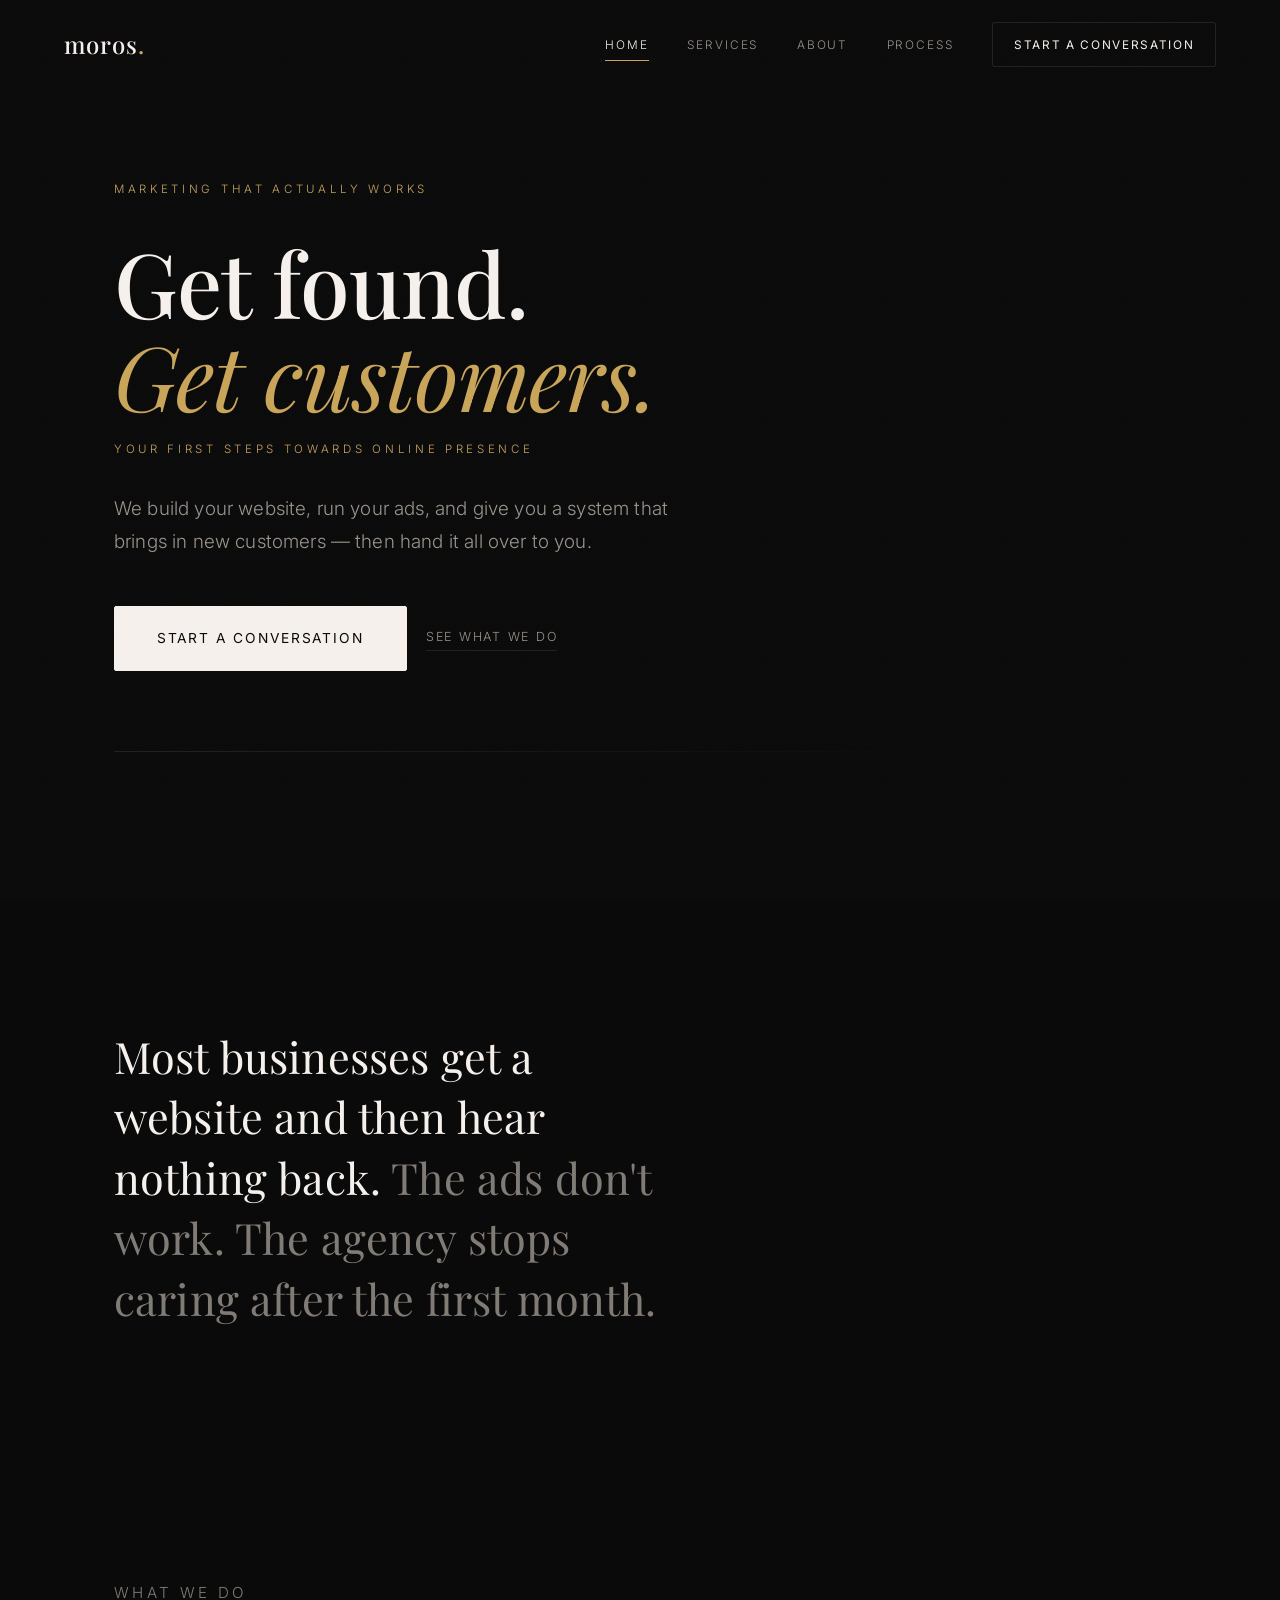
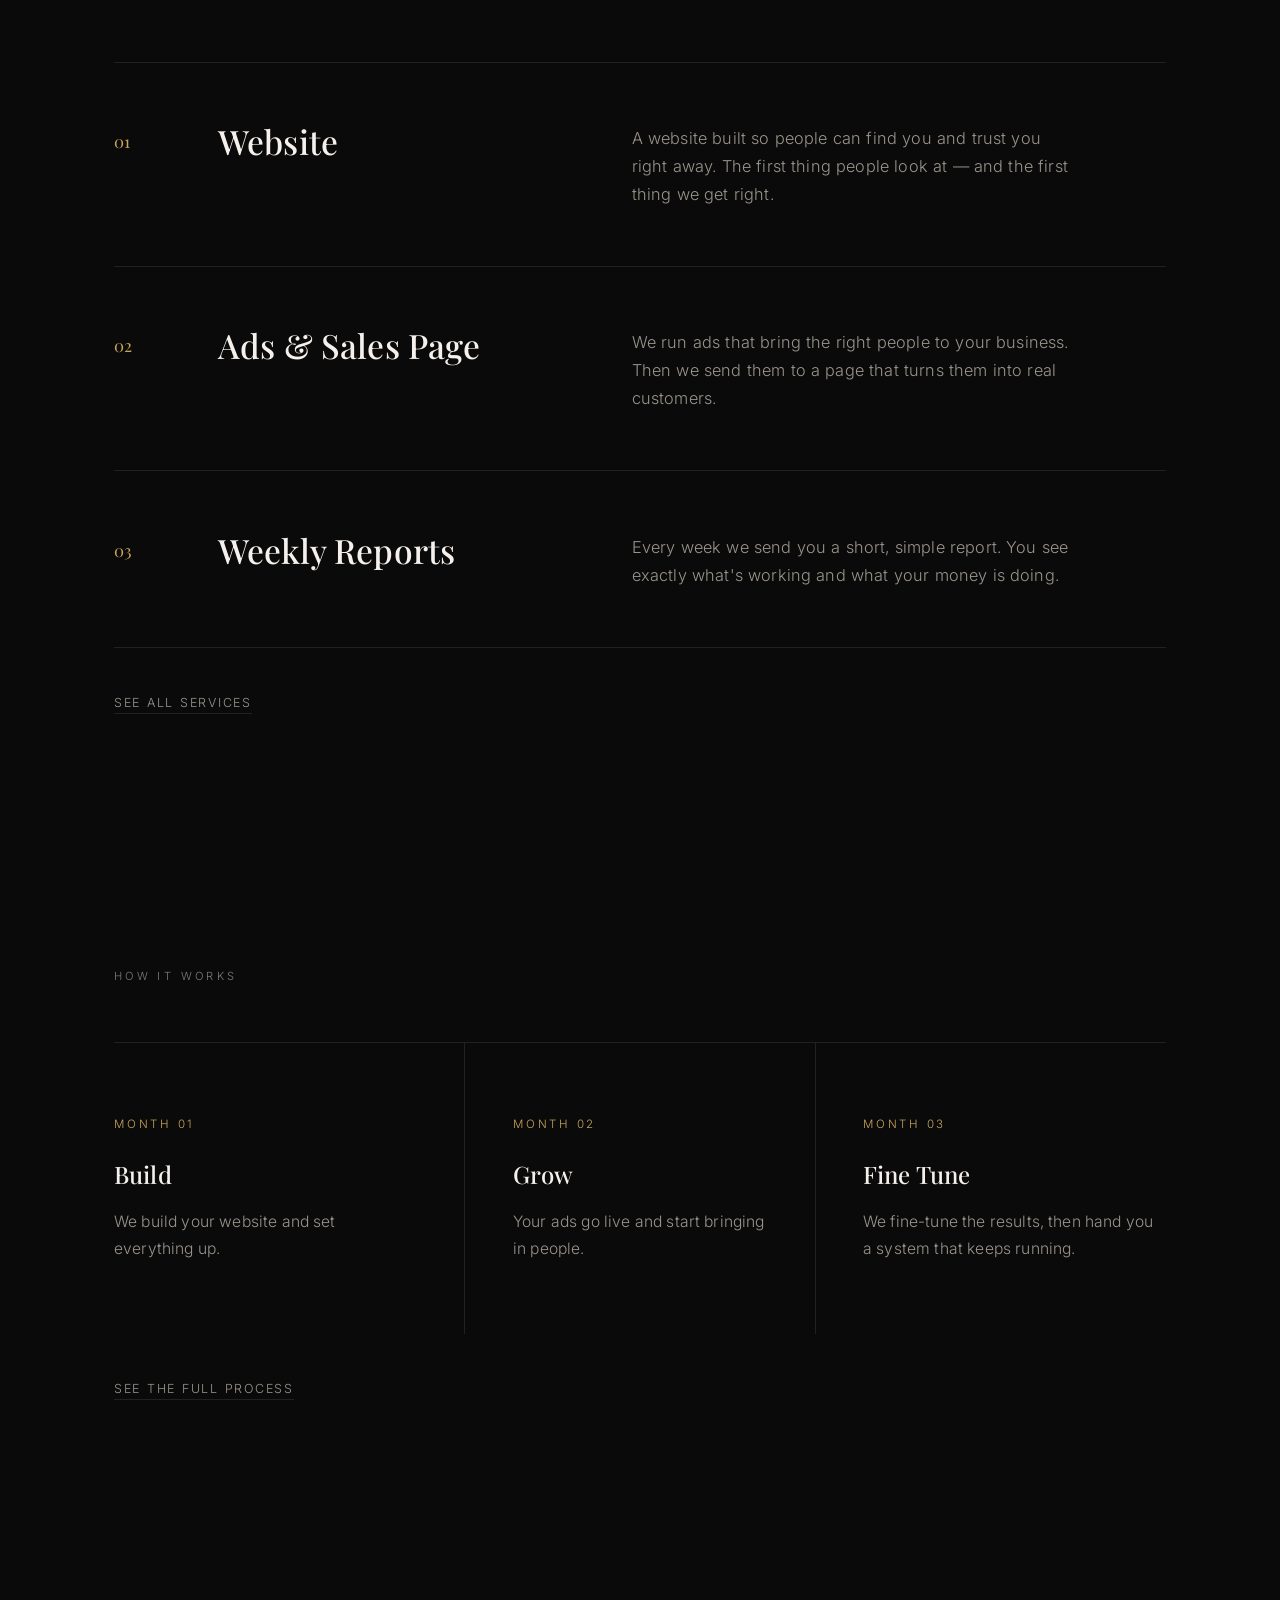
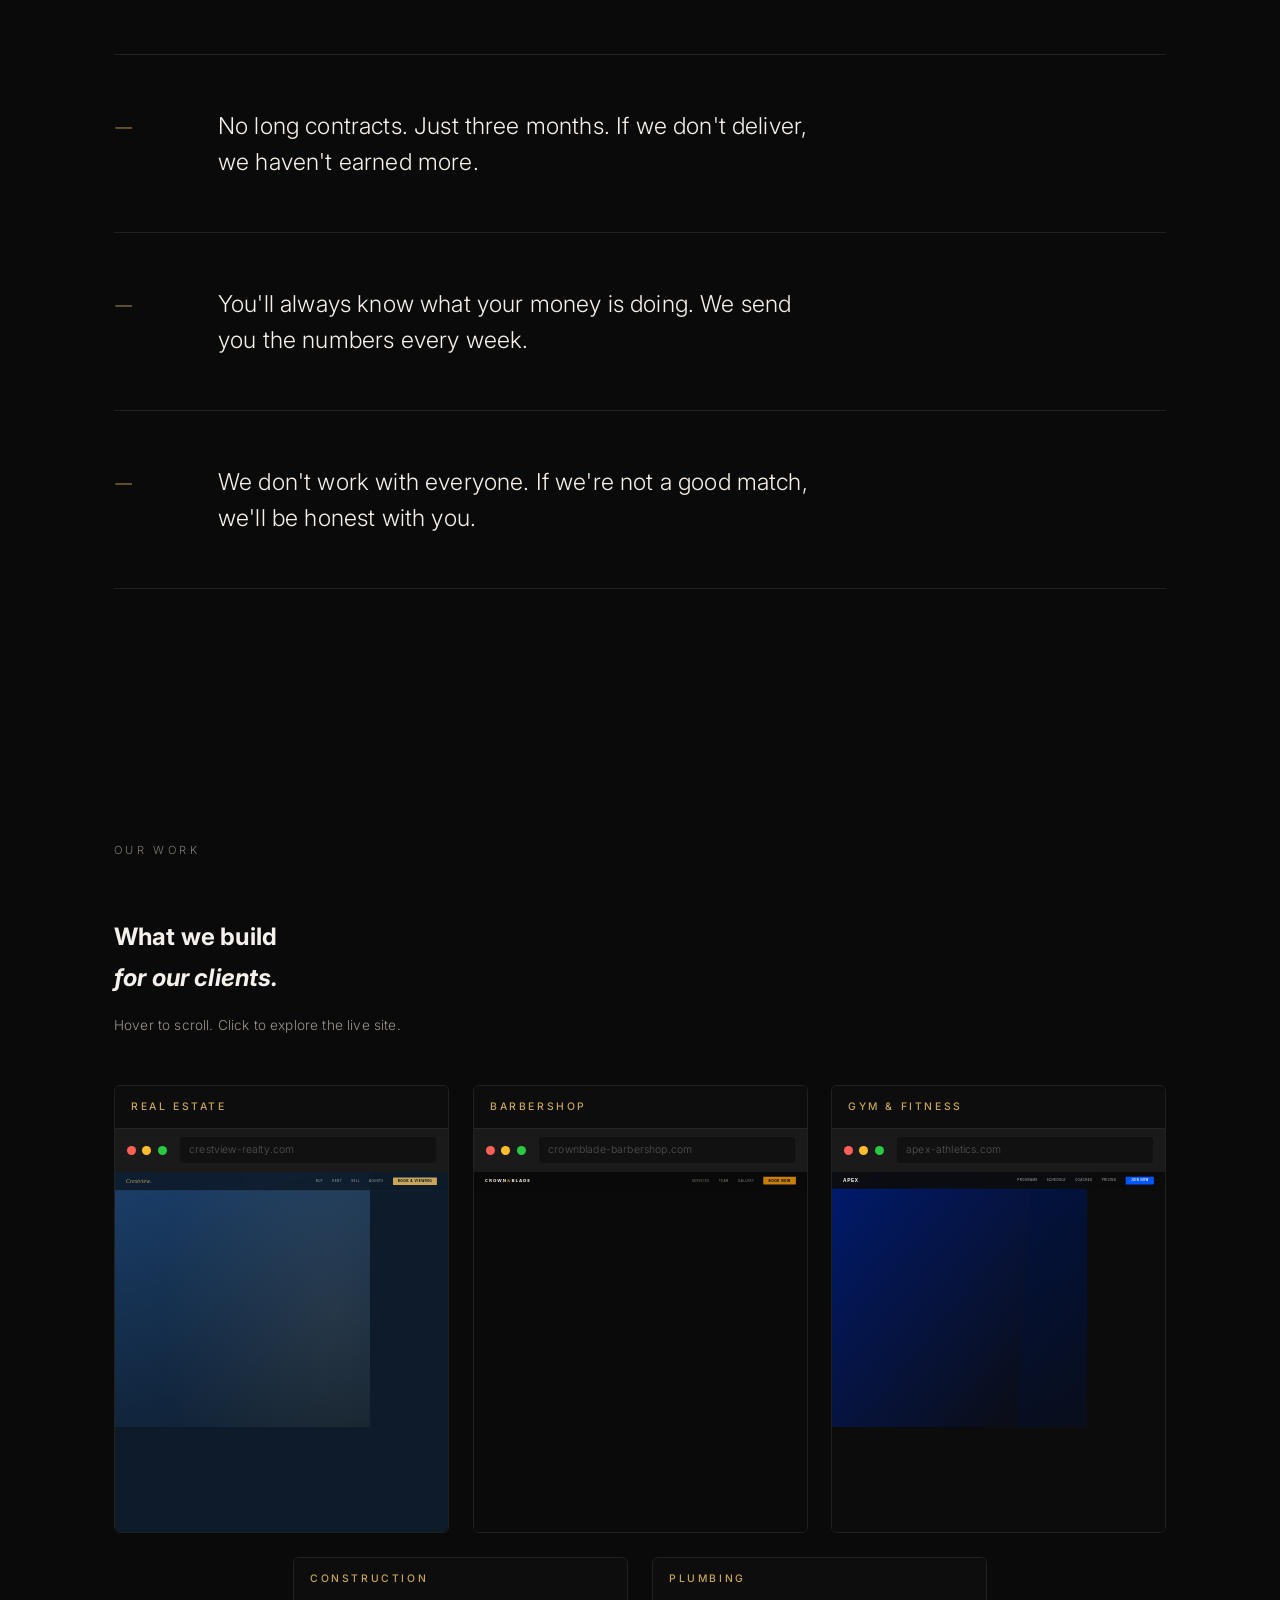
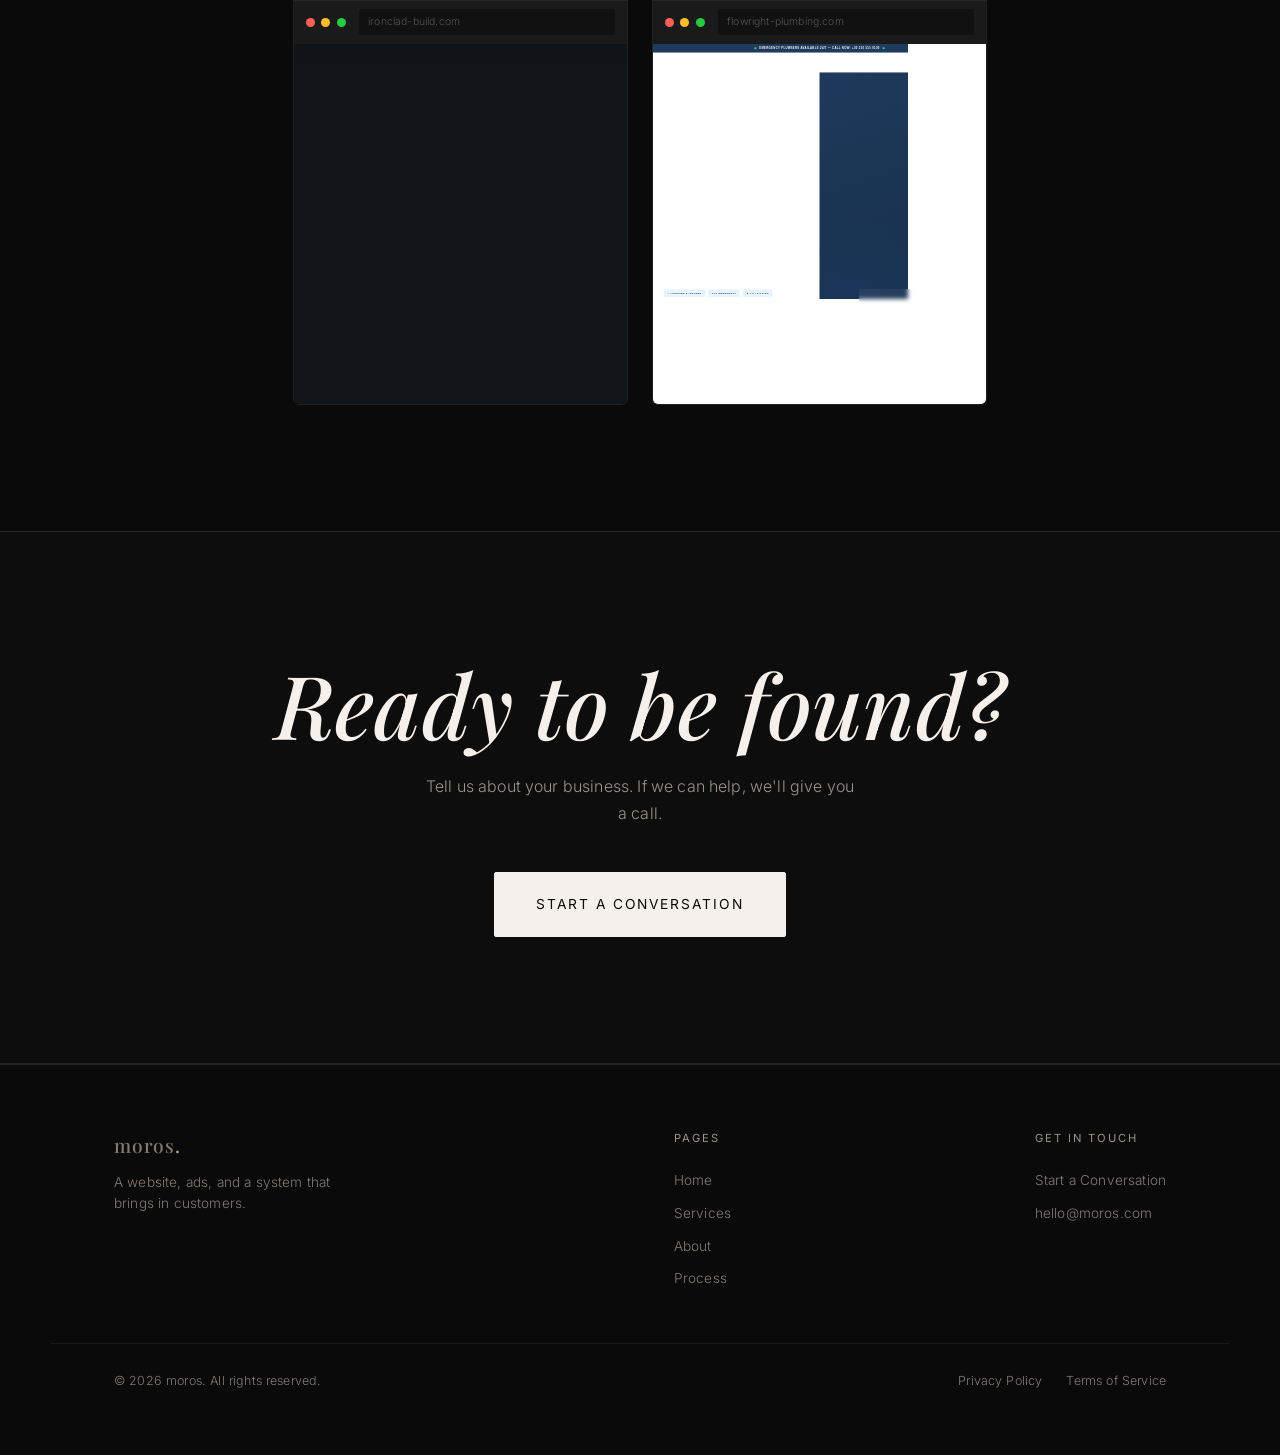
<file: index.html>
<!DOCTYPE html>
<html lang="en">
<head>
<meta charset="UTF-8" />
<meta name="viewport" content="width=device-width, initial-scale=1.0" />
<title>moros — Get Found. Get Customers.</title>
<meta name="description" content="We build your website, run your ads, and give you a system that brings in new customers — then hand it over to you." />
<meta name="robots" content="index, follow" />
<meta property="og:title" content="moros — Get Found. Get Customers." />
<meta property="og:description" content="We build your website, run your ads, and give you a system that brings in new customers." />
<meta property="og:type" content="website" />
<meta property="og:url" content="https://moros.com/" />
<meta property="og:image" content="https://moros.com/assets/og-image.jpg" />
<meta name="twitter:card" content="summary_large_image" />
<meta name="twitter:title" content="moros — Get Found. Get Customers." />
<meta name="twitter:description" content="We build your website, run your ads, and give you a system that brings in new customers." />
<meta name="twitter:image" content="https://moros.com/assets/og-image.jpg" />
<link rel="canonical" href="https://moros.com/" />
<link rel="icon" type="image/svg+xml" href="data:image/svg+xml,%3Csvg xmlns='http://www.w3.org/2000/svg' viewBox='0 0 32 32'%3E%3Crect width='32' height='32' fill='%230a0a0a'/%3E%3Ctext x='50%25' y='56%25' font-family='Georgia,serif' font-size='22' fill='%23c9a55a' text-anchor='middle' dominant-baseline='middle'%3Em%3C/text%3E%3C/svg%3E" />
<link rel="preconnect" href="https://fonts.googleapis.com" />
<link rel="preconnect" href="https://fonts.gstatic.com" crossorigin />
<link href="https://fonts.googleapis.com/css2?family=Playfair+Display:ital,wght@0,400;0,500;0,600;1,400&family=Inter:wght@300;400;500&display=swap" rel="stylesheet" />
<link rel="stylesheet" href="styles.css" />
<script type="application/ld+json">
{
  "@context": "https://schema.org",
  "@type": "MarketingAgency",
  "name": "moros",
  "description": "We build your website, run your ads, and give you a system that brings in new customers.",
  "email": "hello@moros.com",
  "priceRange": "€€",
  "areaServed": "EU",
  "url": "https://moros.com",
  "sameAs": []
}
</script>
</head>
<body id="top">
  <a href="#main-content" class="skip-link">Skip to content</a>

  <!-- Loader -->
  <div id="loader" aria-hidden="true">
    <div class="loader-logo">moros<span>.</span></div>
    <div class="loader-track"><div class="loader-bar"></div></div>
  </div>

  <!-- ============ NAV ============ -->
  <nav id="nav">
    <a href="index.html" class="wordmark">moros<span>.</span></a>
    <button class="nav-toggle" aria-label="Menu" aria-expanded="false"><span></span><span></span><span></span></button>
    <div class="nav-links">
      <a href="index.html" class="navlink active">Home</a>
      <a href="services.html" class="navlink">Services</a>
      <a href="about.html" class="navlink">About</a>
      <a href="process.html" class="navlink">Process</a>
      <a href="contact.html" class="btn btn--ghost">Start a Conversation</a>
    </div>
  </nav>

  <!-- ============ HERO ============ -->
  <header id="main-content" class="hero wrap">
    <p class="eyebrow reveal">Marketing that actually works</p>
    <h1 class="reveal" style="transition-delay:.08s">Get found.<br /><em>Get customers.</em></h1>
    <p class="eyebrow reveal" style="transition-delay:.12s;margin-bottom:0;margin-top:1.2rem">Your first steps towards online presence</p>
    <p class="hero-sub reveal" style="transition-delay:.16s">
      We build your website, run your ads, and give you a system that brings in
      new customers — then hand it all over to you.
    </p>
    <div class="hero-cta reveal" style="transition-delay:.24s">
      <a href="contact.html" class="btn btn--lg">Start a Conversation</a>
      <a href="services.html" class="text-link">See what we do</a>
    </div>
    <div class="hero-rule reveal" style="transition-delay:.32s"></div>
  </header>

  <!-- ============ PROBLEM ============ -->
  <section class="problem section-pad wrap">
    <p class="reveal">
      Most businesses get a website and then hear nothing back.
      <span class="muted">The ads don't work. The agency stops caring after the first month.</span>
    </p>
  </section>

  <!-- ============ WHAT WE DO ============ -->
  <section class="section-pad wrap">
    <p class="section-label reveal" style="font-size:0.95rem;letter-spacing:0.22em">What we do</p>
    <div class="offer-grid">
      <div class="offer-row reveal">
        <div class="offer-num">01</div>
        <div class="offer-title">Website</div>
        <p class="offer-desc">A website built so people can find you and trust you right away. The first thing people look at — and the first thing we get right.</p>
      </div>
      <div class="offer-row reveal">
        <div class="offer-num">02</div>
        <div class="offer-title">Ads &amp; Sales Page</div>
        <p class="offer-desc">We run ads that bring the right people to your business. Then we send them to a page that turns them into real customers.</p>
      </div>
      <div class="offer-row reveal">
        <div class="offer-num">03</div>
        <div class="offer-title">Weekly Reports</div>
        <p class="offer-desc">Every week we send you a short, simple report. You see exactly what's working and what your money is doing.</p>
      </div>
    </div>
    <div class="reveal" style="margin-top:2.5rem">
      <a href="services.html" class="text-link">See all services</a>
    </div>
  </section>

  <!-- ============ PROCESS TEASER ============ -->
  <section class="section-pad wrap">
    <p class="section-label reveal">How it works</p>
    <div class="timeline">
      <div class="stage reveal">
        <div class="stage-num">Month 01</div>
        <h3>Build</h3>
        <p>We build your website and set everything up.</p>
      </div>
      <div class="stage reveal" style="transition-delay:.1s">
        <div class="stage-num">Month 02</div>
        <h3>Grow</h3>
        <p>Your ads go live and start bringing in people.</p>
      </div>
      <div class="stage reveal" style="transition-delay:.2s">
        <div class="stage-num">Month 03</div>
        <h3>Fine Tune</h3>
        <p>We fine-tune the results, then hand you a system that keeps running.</p>
      </div>
    </div>
    <div class="reveal" style="margin-top:2.5rem">
      <a href="process.html" class="text-link">See the full process</a>
    </div>
  </section>

  <!-- ============ OBJECTIONS ============ -->
  <section class="section-pad wrap">
    <div class="objections">
      <div class="objection reveal">
        <span class="mark">—</span>
        <p>No long contracts. Just three months. If we don't deliver, we haven't earned more.</p>
      </div>
      <div class="objection reveal">
        <span class="mark">—</span>
        <p>You'll always know what your money is doing. We send you the numbers every week.</p>
      </div>
      <div class="objection reveal">
        <span class="mark">—</span>
        <p>We don't work with everyone. If we're not a good match, we'll be honest with you.</p>
      </div>
    </div>
  </section>

  <!-- ============ WORK / SHOWCASE ============ -->
  <section class="section-pad wrap">
    <p class="section-label reveal">Our work</p>
    <h2 class="reveal" style="transition-delay:.05s">What we build<br/><em>for our clients.</em></h2>
    <p class="reveal" style="transition-delay:.1s;margin-top:1rem;margin-bottom:0;font-size:0.85rem;color:var(--ink-muted)">Hover to scroll. Click to explore the live site.</p>
    <div class="work-grid">

      <a class="demo-card reveal" href="demo-realestate.html" target="_blank" rel="noopener" style="transition-delay:.05s">
        <p class="demo-niche">Real Estate</p>
        <div class="demo-chrome">
          <span class="dot"></span><span class="dot"></span><span class="dot"></span>
          <span class="demo-url">crestview-realty.com</span>
        </div>
        <div class="demo-frame-wrap">
          <iframe class="demo-frame" src="demo-realestate.html" title="Real Estate demo" tabindex="-1" aria-hidden="true" loading="lazy"></iframe>
        </div>
      </a>

      <a class="demo-card reveal" href="demo-barbershop.html" target="_blank" rel="noopener" style="transition-delay:.1s">
        <p class="demo-niche">Barbershop</p>
        <div class="demo-chrome">
          <span class="dot"></span><span class="dot"></span><span class="dot"></span>
          <span class="demo-url">crownblade-barbershop.com</span>
        </div>
        <div class="demo-frame-wrap">
          <iframe class="demo-frame" src="demo-barbershop.html" title="Barbershop demo" tabindex="-1" aria-hidden="true" loading="lazy"></iframe>
        </div>
      </a>

      <a class="demo-card reveal" href="demo-gym.html" target="_blank" rel="noopener" style="transition-delay:.15s">
        <p class="demo-niche">Gym &amp; Fitness</p>
        <div class="demo-chrome">
          <span class="dot"></span><span class="dot"></span><span class="dot"></span>
          <span class="demo-url">apex-athletics.com</span>
        </div>
        <div class="demo-frame-wrap">
          <iframe class="demo-frame" src="demo-gym.html" title="Gym demo" tabindex="-1" aria-hidden="true" loading="lazy"></iframe>
        </div>
      </a>

      <a class="demo-card reveal" href="demo-construction.html" target="_blank" rel="noopener" style="transition-delay:.2s">
        <p class="demo-niche">Construction</p>
        <div class="demo-chrome">
          <span class="dot"></span><span class="dot"></span><span class="dot"></span>
          <span class="demo-url">ironclad-build.com</span>
        </div>
        <div class="demo-frame-wrap">
          <iframe class="demo-frame" src="demo-construction.html" title="Construction demo" tabindex="-1" aria-hidden="true" loading="lazy"></iframe>
        </div>
      </a>

      <a class="demo-card reveal" href="demo-plumbing.html" target="_blank" rel="noopener" style="transition-delay:.25s">
        <p class="demo-niche">Plumbing</p>
        <div class="demo-chrome">
          <span class="dot"></span><span class="dot"></span><span class="dot"></span>
          <span class="demo-url">flowright-plumbing.com</span>
        </div>
        <div class="demo-frame-wrap">
          <iframe class="demo-frame" src="demo-plumbing.html" title="Plumbing demo" tabindex="-1" aria-hidden="true" loading="lazy"></iframe>
        </div>
      </a>

    </div>
  </section>

  <!-- ============ CLOSING CTA ============ -->
  <section class="closing section-pad">
    <div class="wrap">
      <h2 class="reveal">Ready to be found?</h2>
      <p class="reveal" style="transition-delay:.08s">Tell us about your business. If we can help, we'll give you a call.</p>
      <div class="reveal" style="transition-delay:.16s">
        <a href="contact.html" class="btn btn--lg">Start a Conversation</a>
      </div>
    </div>
  </section>

  <!-- ============ FOOTER ============ -->
  <footer>
    <div class="wrap footer-inner">
      <div>
        <a href="index.html" class="wordmark">moros<span>.</span></a>
        <p class="footer-desc">A website, ads, and a system that brings in customers.</p>
      </div>
      <div class="footer-col">
        <h5>Pages</h5>
        <a href="index.html">Home</a>
        <a href="services.html">Services</a>
        <a href="about.html">About</a>
        <a href="process.html">Process</a>
      </div>
      <div class="footer-col">
        <h5>Get in touch</h5>
        <a href="contact.html">Start a Conversation</a>
        <a href="mailto:hello@moros.com">hello@moros.com</a>
      </div>
    </div>
    <div class="wrap footer-bottom">
      <span>© 2026 moros. All rights reserved.</span>
      <div style="display:flex;gap:1.5rem">
        <a href="privacy.html">Privacy Policy</a>
        <a href="terms.html">Terms of Service</a>
      </div>
    </div>
  </footer>

  <script src="main.js"></script>
</body>
</html>
</file>
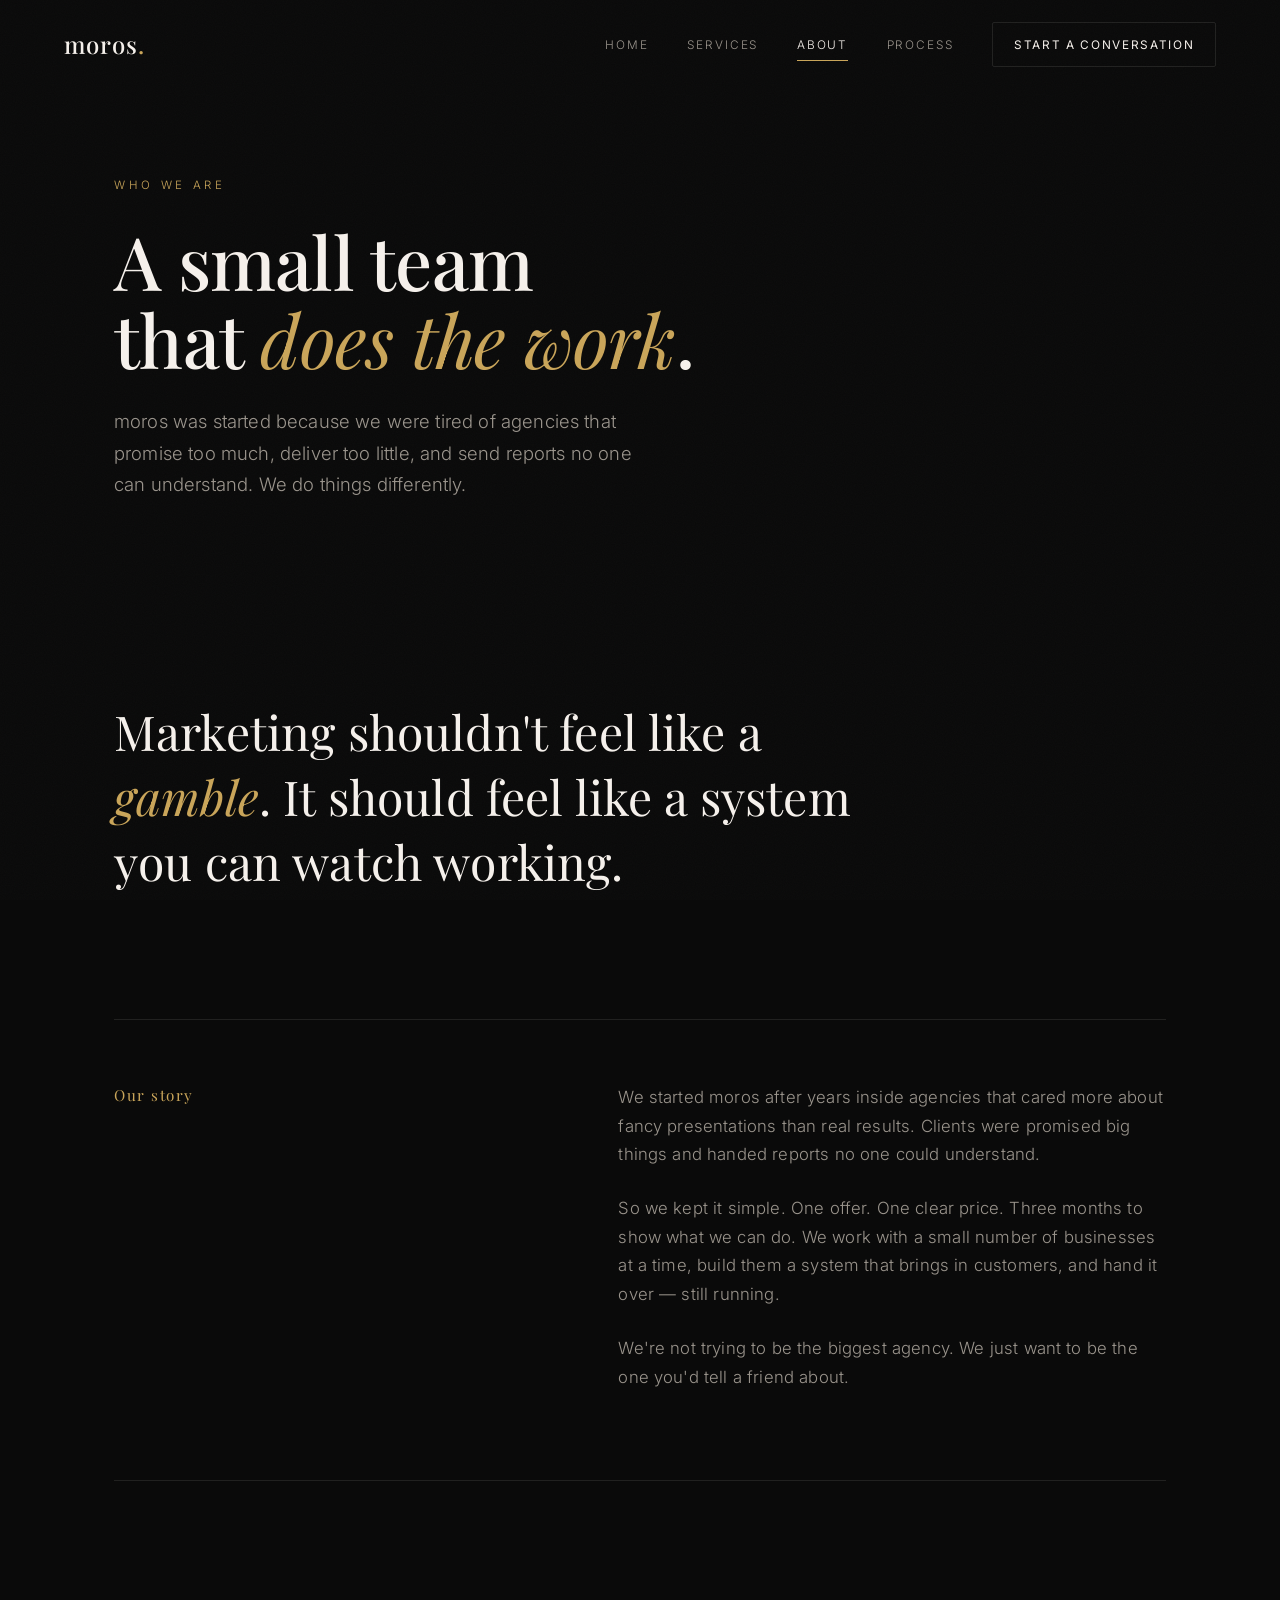
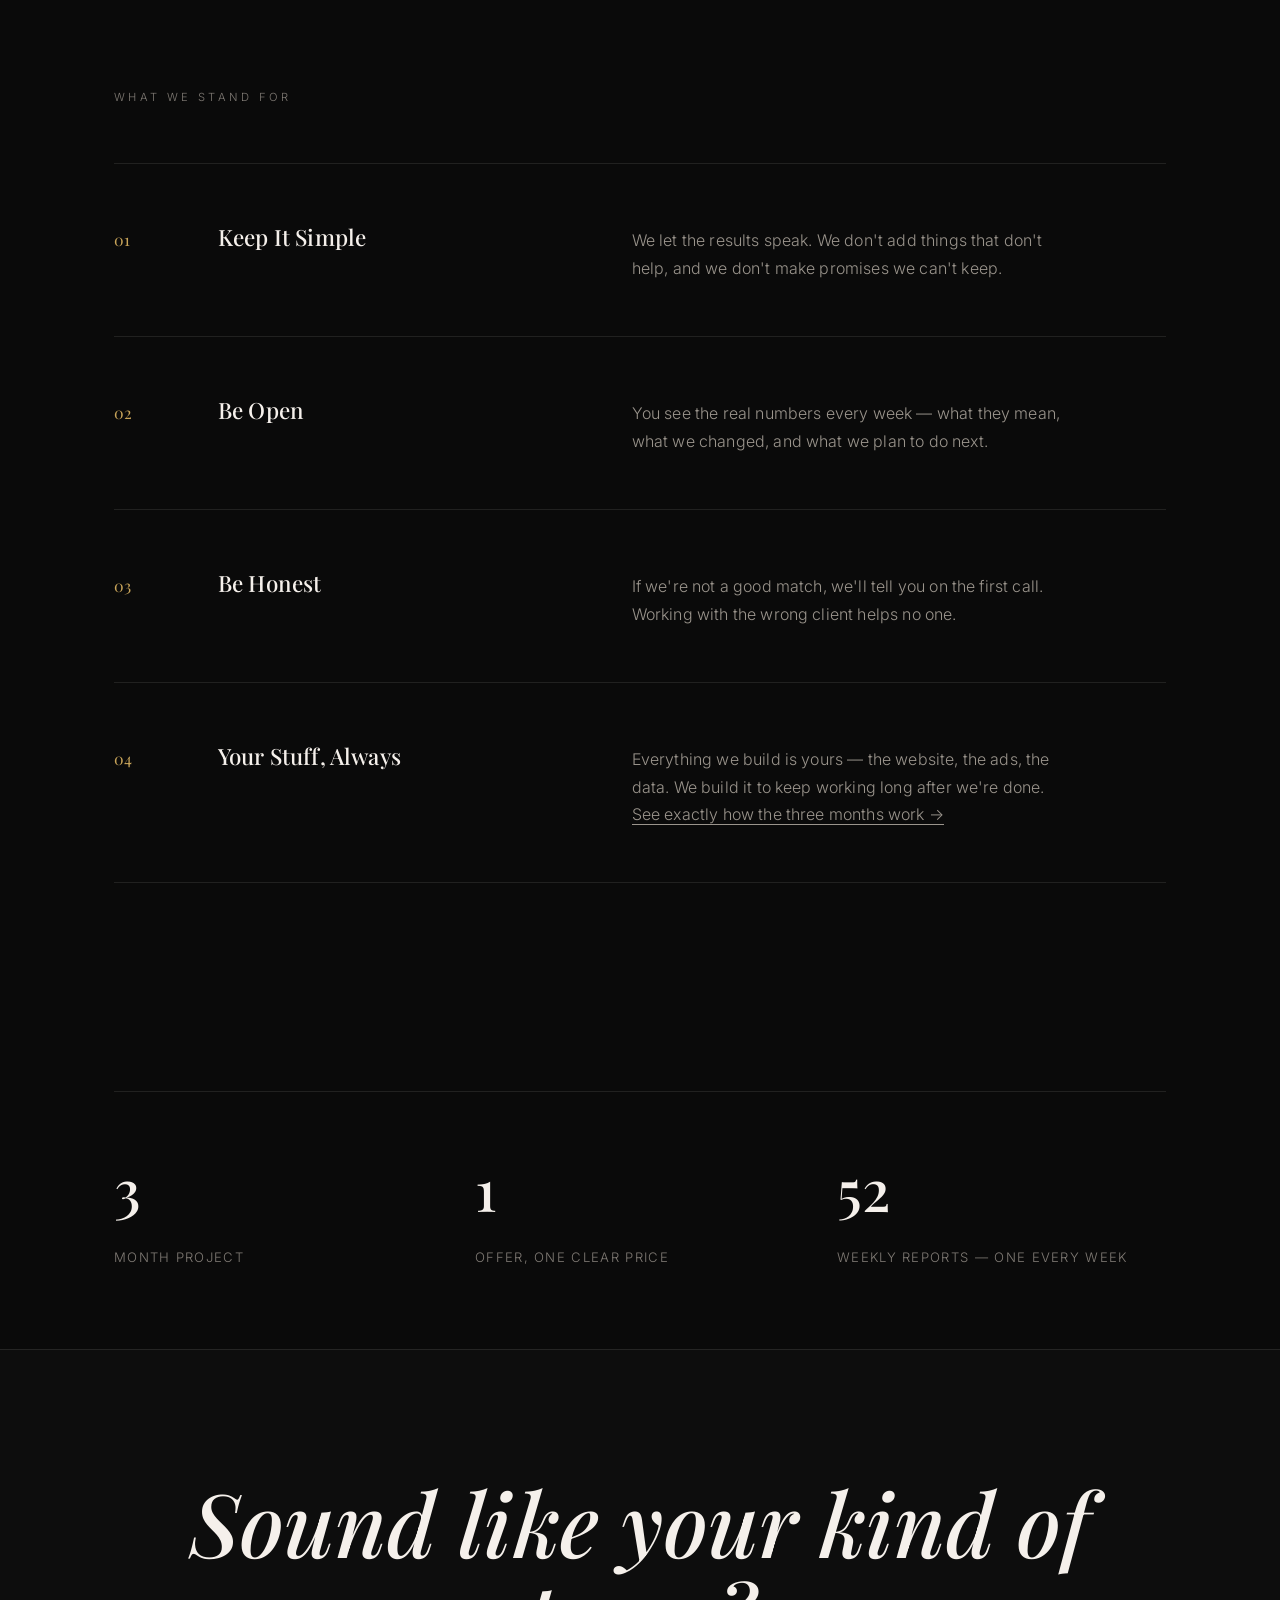
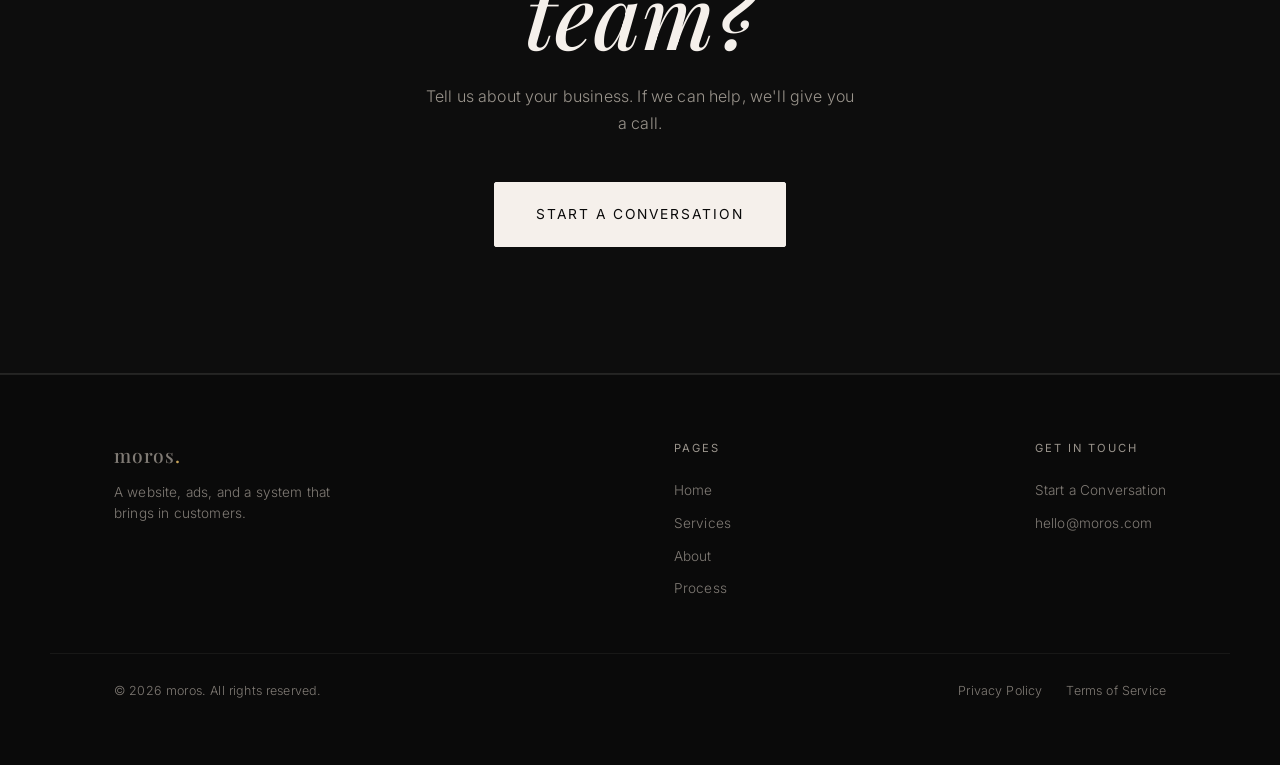
<file: about.html>
<!DOCTYPE html>
<html lang="en">
<head>
<meta charset="UTF-8" />
<meta name="viewport" content="width=device-width, initial-scale=1.0" />
<title>moros — A Small Marketing Agency That Does the Work</title>
<meta name="description" content="A small team that does the work, keeps it simple, and tells you the truth. No long contracts, no confusing reports." />
<meta name="robots" content="index, follow" />
<meta property="og:title" content="moros — A Small Marketing Agency That Does the Work" />
<meta property="og:description" content="A small team that does the work, keeps it simple, and tells you the truth. No long contracts, no confusing reports." />
<meta property="og:type" content="website" />
<meta property="og:url" content="https://moros.com/about.html" />
<meta property="og:image" content="https://moros.com/assets/og-image.jpg" />
<meta name="twitter:card" content="summary_large_image" />
<meta name="twitter:title" content="moros — A Small Marketing Agency That Does the Work" />
<meta name="twitter:description" content="A small team that does the work, keeps it simple, and tells you the truth. No long contracts, no confusing reports." />
<meta name="twitter:image" content="https://moros.com/assets/og-image.jpg" />
<link rel="canonical" href="https://moros.com/about.html" />
<script type="application/ld+json">
{
  "@context": "https://schema.org",
  "@type": "AboutPage",
  "name": "About moros",
  "description": "A small marketing agency that builds websites, runs ads, and gives local businesses a system that brings in new customers.",
  "url": "https://moros.com/about.html",
  "mainEntity": {
    "@type": "MarketingAgency",
    "name": "moros",
    "url": "https://moros.com",
    "description": "A small team that does the work, keeps it simple, and tells you the truth.",
    "areaServed": "EU"
  }
}
</script>
<link rel="icon" type="image/svg+xml" href="data:image/svg+xml,%3Csvg xmlns='http://www.w3.org/2000/svg' viewBox='0 0 32 32'%3E%3Crect width='32' height='32' fill='%230a0a0a'/%3E%3Ctext x='50%25' y='56%25' font-family='Georgia,serif' font-size='22' fill='%23c9a55a' text-anchor='middle' dominant-baseline='middle'%3Em%3C/text%3E%3C/svg%3E" />
<link rel="preconnect" href="https://fonts.googleapis.com" />
<link rel="preconnect" href="https://fonts.gstatic.com" crossorigin />
<link href="https://fonts.googleapis.com/css2?family=Playfair+Display:ital,wght@0,400;0,500;0,600;1,400&family=Inter:wght@300;400;500&display=swap" rel="stylesheet" />
<link rel="stylesheet" href="styles.css" />
</head>
<body id="top">

  <div id="loader" aria-hidden="true">
    <div class="loader-logo">moros<span>.</span></div>
    <div class="loader-track"><div class="loader-bar"></div></div>
  </div>

  <nav id="nav">
    <a href="index.html" class="wordmark">moros<span>.</span></a>
    <button class="nav-toggle" aria-label="Menu" aria-expanded="false"><span></span><span></span><span></span></button>
    <div class="nav-links">
      <a href="index.html" class="navlink">Home</a>
      <a href="services.html" class="navlink">Services</a>
      <a href="about.html" class="navlink active">About</a>
      <a href="process.html" class="navlink">Process</a>
      <a href="contact.html" class="btn btn--ghost">Start a Conversation</a>
    </div>
  </nav>

  <!-- ============ HERO ============ -->
  <section class="page-hero wrap">
    <p class="eyebrow reveal">Who we are</p>
    <h1 class="reveal" style="transition-delay:.08s">A small team<br />that <em>does the work</em>.</h1>
    <p class="lede reveal" style="transition-delay:.16s">
      moros was started because we were tired of agencies that promise too much,
      deliver too little, and send reports no one can understand. We do things differently.
    </p>
  </section>

  <!-- ============ STATEMENT ============ -->
  <section class="section-pad wrap">
    <p class="statement reveal">
      Marketing shouldn't feel like a <em>gamble</em>. It should feel like a
      system you can watch working.
    </p>
  </section>

  <!-- ============ STORY ============ -->
  <section class="wrap" style="padding-bottom:clamp(4rem,9vh,7rem)">
    <div class="svc reveal" style="border-top:1px solid var(--line)">
      <div><div class="svc-num">Our story</div></div>
      <div class="svc-body">
        <p>We started moros after years inside agencies that cared more about fancy
          presentations than real results. Clients were promised big things and handed
          reports no one could understand.</p>
        <p>So we kept it simple. One offer. One clear price. Three months to show what
          we can do. We work with a small number of businesses at a time, build them a
          system that brings in customers, and hand it over — still running.</p>
        <p>We're not trying to be the biggest agency. We just want to be the one you'd
          tell a friend about.</p>
      </div>
    </div>
  </section>

  <!-- ============ PRINCIPLES ============ -->
  <section class="section-pad wrap">
    <p class="section-label reveal">What we stand for</p>
    <div class="principles">
      <div class="principle reveal">
        <div class="pn">01</div>
        <h4>Keep It Simple</h4>
        <p>We let the results speak. We don't add things that don't help, and we don't make promises we can't keep.</p>
      </div>
      <div class="principle reveal">
        <div class="pn">02</div>
        <h4>Be Open</h4>
        <p>You see the real numbers every week — what they mean, what we changed, and what we plan to do next.</p>
      </div>
      <div class="principle reveal">
        <div class="pn">03</div>
        <h4>Be Honest</h4>
        <p>If we're not a good match, we'll tell you on the first call. Working with the wrong client helps no one.</p>
      </div>
      <div class="principle reveal">
        <div class="pn">04</div>
        <h4>Your Stuff, Always</h4>
        <p>Everything we build is yours — the website, the ads, the data. We build it to keep working long after we're done. <a href="process.html" style="color:var(--gold);text-decoration:none;border-bottom:1px solid currentColor">See exactly how the three months work →</a></p>
      </div>
    </div>
  </section>

  <!-- ============ STATS ============ -->
  <section class="section-pad-sm wrap">
    <div class="stats">
      <div class="stat reveal">
        <div class="num">3</div>
        <div class="lbl">Month project</div>
      </div>
      <div class="stat reveal" style="transition-delay:.1s">
        <div class="num">1</div>
        <div class="lbl">Offer, one clear price</div>
      </div>
      <div class="stat reveal" style="transition-delay:.2s">
        <div class="num">52</div>
        <div class="lbl">Weekly reports — one every week</div>
      </div>
    </div>
  </section>

  <!-- ============ CLOSING ============ -->
  <section class="closing section-pad">
    <div class="wrap">
      <h2 class="reveal">Sound like your kind of team?</h2>
      <p class="reveal" style="transition-delay:.08s">Tell us about your business. If we can help, we'll give you a call.</p>
      <div class="reveal" style="transition-delay:.16s">
        <a href="contact.html" class="btn btn--lg">Start a Conversation</a>
      </div>
    </div>
  </section>

  <footer>
    <div class="wrap footer-inner">
      <div>
        <a href="index.html" class="wordmark">moros<span>.</span></a>
        <p class="footer-desc">A website, ads, and a system that brings in customers.</p>
      </div>
      <div class="footer-col">
        <h5>Pages</h5>
        <a href="index.html">Home</a>
        <a href="services.html">Services</a>
        <a href="about.html">About</a>
        <a href="process.html">Process</a>
      </div>
      <div class="footer-col">
        <h5>Get in touch</h5>
        <a href="contact.html">Start a Conversation</a>
        <a href="mailto:hello@moros.com">hello@moros.com</a>
      </div>
    </div>
    <div class="wrap footer-bottom">
      <span>© 2026 moros. All rights reserved.</span>
      <div style="display:flex;gap:1.5rem">
        <a href="privacy.html">Privacy Policy</a>
        <a href="terms.html">Terms of Service</a>
      </div>
    </div>
  </footer>

  <script src="main.js"></script>
</body>
</html>
</file>
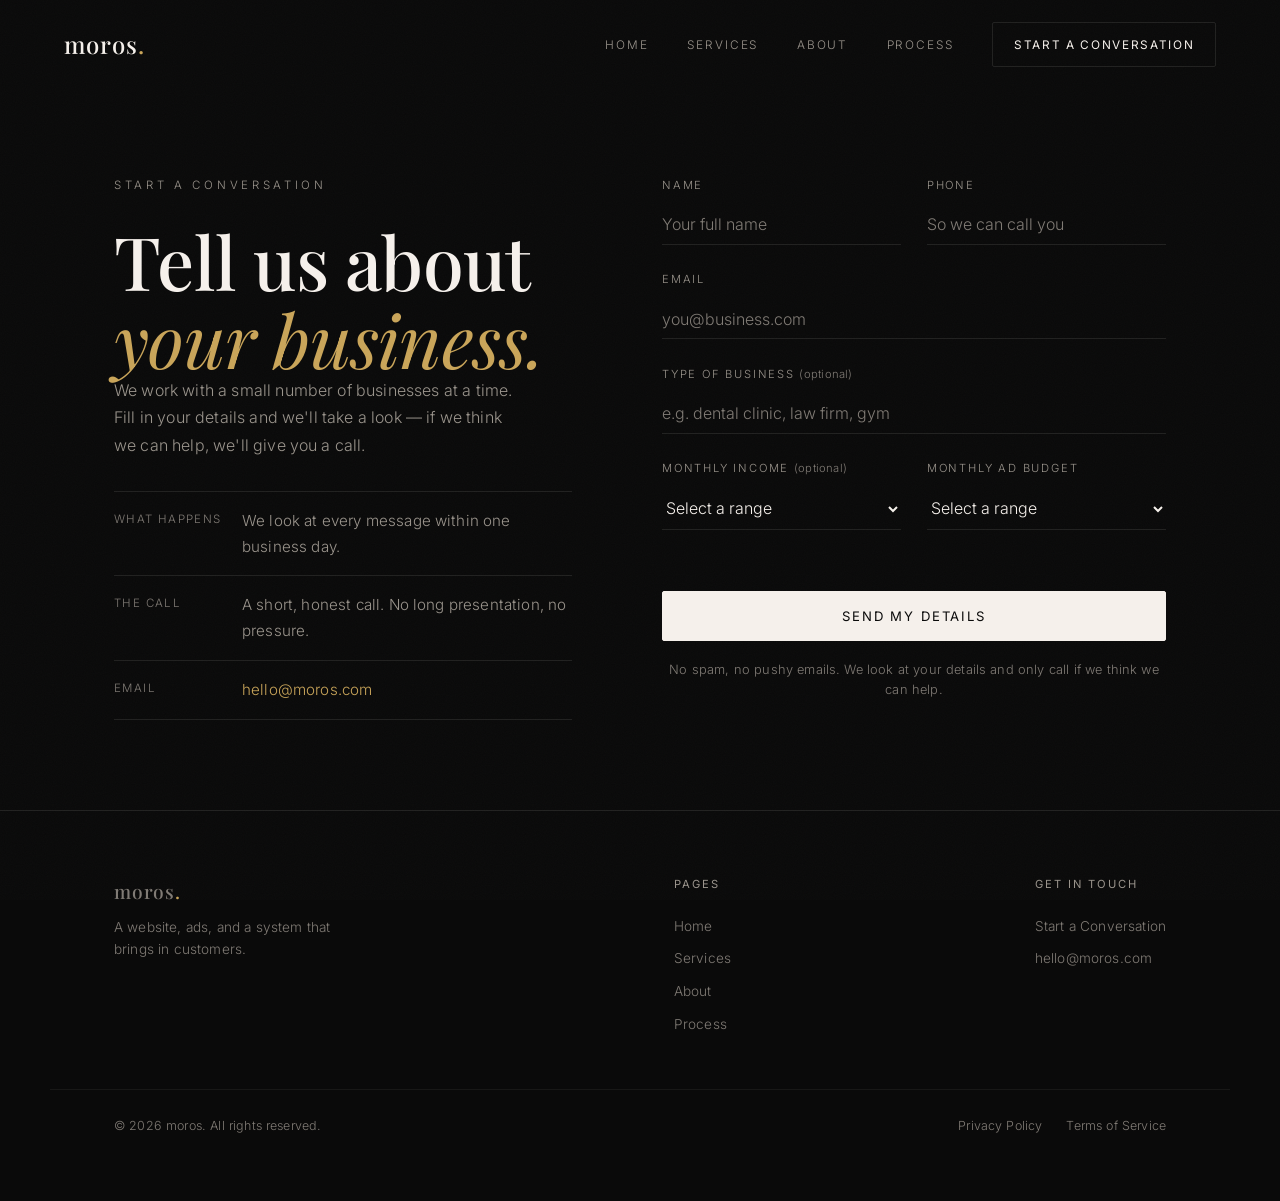
<file: contact.html>
<!DOCTYPE html>
<html lang="en">
<head>
<meta charset="UTF-8" />
<meta name="viewport" content="width=device-width, initial-scale=1.0" />
<title>moros — Start a Conversation</title>
<meta name="description" content="Tell us about your business and we'll take a look. If we think we can help, we'll give you a call — no obligation, no hard sell." />
<meta name="robots" content="index, follow" />
<meta property="og:title" content="moros — Start a Conversation" />
<meta property="og:description" content="Tell us about your business. We look at every message and call you back if it's a good fit." />
<meta property="og:type" content="website" />
<meta property="og:url" content="https://moros.com/contact.html" />
<meta property="og:image" content="https://moros.com/assets/og-image.jpg" />
<meta name="twitter:card" content="summary_large_image" />
<meta name="twitter:title" content="moros — Start a Conversation" />
<meta name="twitter:description" content="Tell us about your business and we'll take a look. If we think we can help, we'll give you a call — no obligation, no hard sell." />
<meta name="twitter:image" content="https://moros.com/assets/og-image.jpg" />
<link rel="canonical" href="https://moros.com/contact.html" />
<script type="application/ld+json">
{
  "@context": "https://schema.org",
  "@type": "ContactPage",
  "name": "Contact moros",
  "description": "Get in touch with moros. Tell us about your business and we'll call you back if we think we can help.",
  "url": "https://moros.com/contact.html",
  "mainEntity": {
    "@type": "MarketingAgency",
    "name": "moros",
    "url": "https://moros.com",
    "email": "hello@moros.com",
    "contactPoint": {
      "@type": "ContactPoint",
      "contactType": "customer support",
      "email": "hello@moros.com"
    }
  }
}
</script>
<link rel="icon" type="image/svg+xml" href="data:image/svg+xml,%3Csvg xmlns='http://www.w3.org/2000/svg' viewBox='0 0 32 32'%3E%3Crect width='32' height='32' fill='%230a0a0a'/%3E%3Ctext x='50%25' y='56%25' font-family='Georgia,serif' font-size='22' fill='%23c9a55a' text-anchor='middle' dominant-baseline='middle'%3Em%3C/text%3E%3C/svg%3E" />
<link rel="preconnect" href="https://fonts.googleapis.com" />
<link rel="preconnect" href="https://fonts.gstatic.com" crossorigin />
<link href="https://fonts.googleapis.com/css2?family=Playfair+Display:ital,wght@0,400;0,500;0,600;1,400&family=Inter:wght@300;400;500&display=swap" rel="stylesheet" />
<link rel="stylesheet" href="styles.css" />
</head>
<body id="top">

  <div id="loader" aria-hidden="true">
    <div class="loader-logo">moros<span>.</span></div>
    <div class="loader-track"><div class="loader-bar"></div></div>
  </div>

  <nav id="nav">
    <a href="index.html" class="wordmark">moros<span>.</span></a>
    <button class="nav-toggle" aria-label="Menu" aria-expanded="false"><span></span><span></span><span></span></button>
    <div class="nav-links">
      <a href="index.html" class="navlink">Home</a>
      <a href="services.html" class="navlink">Services</a>
      <a href="about.html" class="navlink">About</a>
      <a href="process.html" class="navlink">Process</a>
      <a href="contact.html" class="btn btn--ghost">Start a Conversation</a>
    </div>
  </nav>

  <!-- ============ CONTACT ============ -->
  <section class="page-hero wrap" style="padding-bottom:clamp(4rem,10vh,7rem)">
    <div class="contact-grid">

      <!-- Left -->
      <div class="contact-aside reveal">
        <p class="eyebrow" style="margin-bottom:1.6rem">Start a conversation</p>
        <h1>Tell us about<br /><em>your business.</em></h1>
        <p>We work with a small number of businesses at a time. Fill in your details
          and we'll take a look — if we think we can help, we'll give you a call.</p>
        <ul class="contact-points">
          <li><span class="k">What happens</span><span>We look at every message within one business day.</span></li>
          <li><span class="k">The call</span><span>A short, honest call. No long presentation, no pressure.</span></li>
          <li><span class="k">Email</span><span><a href="mailto:hello@moros.com" class="accent">hello@moros.com</a></span></li>
        </ul>
      </div>

      <!-- Right: form -->
      <div class="reveal" style="transition-delay:.1s">
        <div id="form-view">
          <form id="apply-form" novalidate>
            <div class="field-row">
              <div class="field">
                <label for="name">Name</label>
                <input type="text" id="name" name="name" placeholder="Your full name" required />
              </div>
              <div class="field">
                <label for="phone">Phone</label>
                <input type="tel" id="phone" name="phone" placeholder="So we can call you" required />
              </div>
            </div>

            <div class="field">
              <label for="email">Email</label>
              <input type="email" id="email" name="email" placeholder="you@business.com" required />
            </div>

            <div class="field">
              <label for="businessType">Type of business <span class="opt">(optional)</span></label>
              <input type="text" id="businessType" name="businessType" placeholder="e.g. dental clinic, law firm, gym" />
            </div>

            <div class="field-row">
              <div class="field">
                <label for="revenue">Monthly income <span class="opt">(optional)</span></label>
                <select id="revenue" name="revenue">
                  <option value="" disabled selected>Select a range</option>
                  <option value="<5k">Under €5,000</option>
                  <option value="5-20k">€5,000 – €20,000</option>
                  <option value="20-50k">€20,000 – €50,000</option>
                  <option value="50k+">€50,000+</option>
                </select>
              </div>
              <div class="field">
                <label for="budget">Monthly ad budget</label>
                <select id="budget" name="budget" required>
                  <option value="" disabled selected>Select a range</option>
                  <option value="<1k">Under €1,000</option>
                  <option value="1-3k">€1,000 – €3,000</option>
                  <option value="3-7k">€3,000 – €7,000</option>
                  <option value="7k+">€7,000+</option>
                </select>
              </div>
            </div>

            <div class="form-foot">
              <button type="submit" class="btn">Send my details</button>
              <p class="magnet">No spam, no pushy emails. We look at your details and only call if we think we can help.</p>
            </div>
          </form>
        </div>

        <div id="success-view" class="form-success" style="display:none">
          <span class="mark">—</span>
          <h3>Details received.</h3>
          <p>Thank you. We'll look at your details and, if it's a good match, call you within one business day.</p>
        </div>
      </div>

    </div>
  </section>

  <footer>
    <div class="wrap footer-inner">
      <div>
        <a href="index.html" class="wordmark">moros<span>.</span></a>
        <p class="footer-desc">A website, ads, and a system that brings in customers.</p>
      </div>
      <div class="footer-col">
        <h5>Pages</h5>
        <a href="index.html">Home</a>
        <a href="services.html">Services</a>
        <a href="about.html">About</a>
        <a href="process.html">Process</a>
      </div>
      <div class="footer-col">
        <h5>Get in touch</h5>
        <a href="contact.html">Start a Conversation</a>
        <a href="mailto:hello@moros.com">hello@moros.com</a>
      </div>
    </div>
    <div class="wrap footer-bottom">
      <span>© 2026 moros. All rights reserved.</span>
      <div style="display:flex;gap:1.5rem">
        <a href="privacy.html">Privacy Policy</a>
        <a href="terms.html">Terms of Service</a>
      </div>
    </div>
  </footer>

  <script src="main.js"></script>
</body>
</html>
</file>
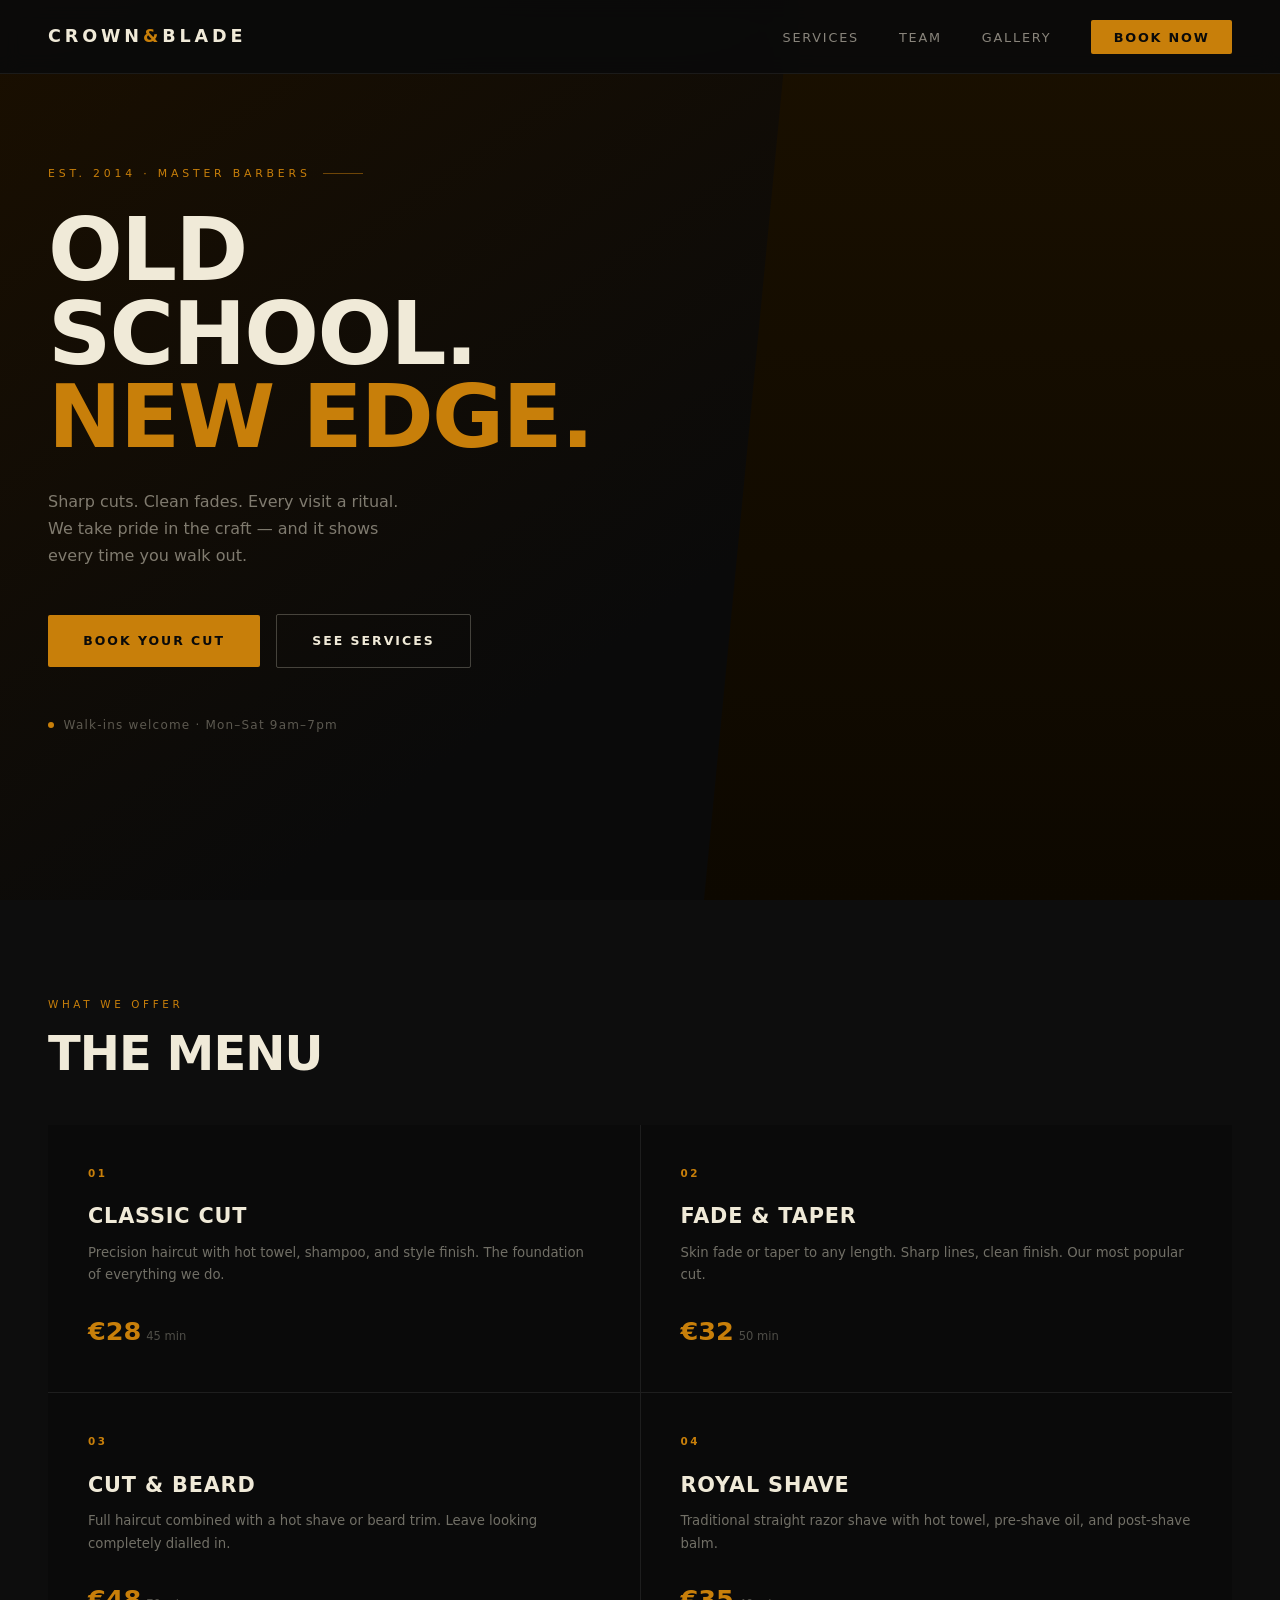
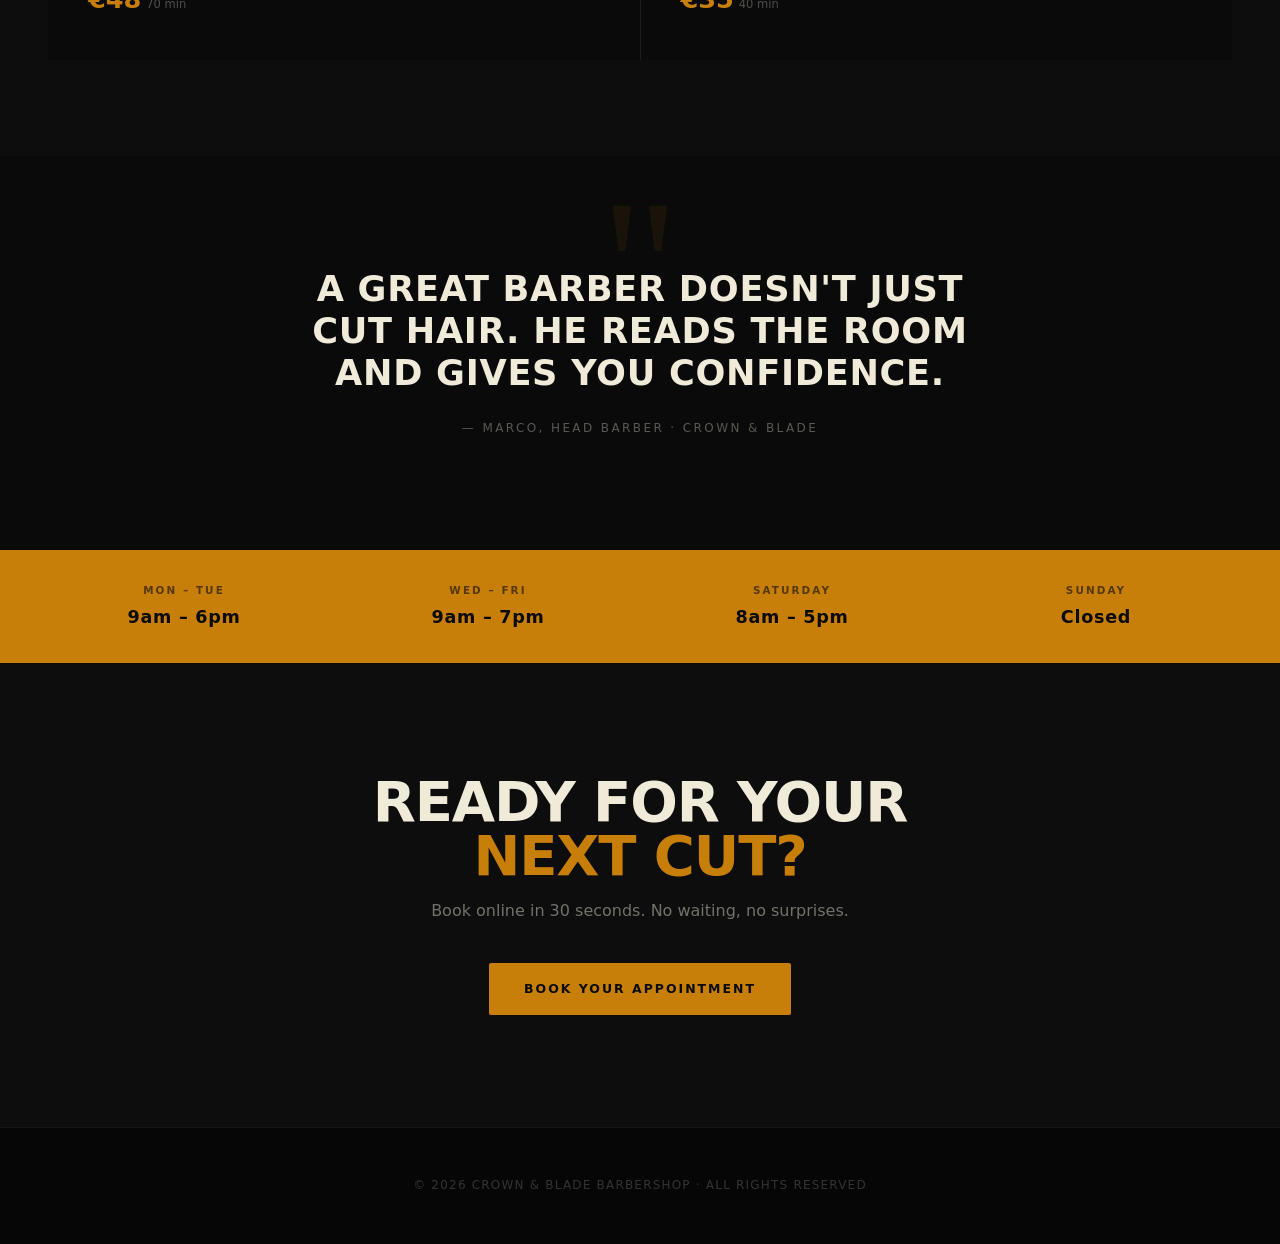
<file: demo-barbershop.html>
<!DOCTYPE html>
<html lang="en">
<head>
<meta charset="UTF-8">
<meta name="viewport" content="width=device-width, initial-scale=1.0">
<title>Crown & Blade — Classic Barbershop</title>
<style>
*,*::before,*::after{box-sizing:border-box;margin:0;padding:0}
html{font-size:16px;scroll-behavior:smooth}
body{font-family:"Helvetica Neue",system-ui,sans-serif;background:#0a0a0a;color:#f0ead8;line-height:1.6;overflow-x:hidden}

nav{position:fixed;top:0;left:0;right:0;z-index:100;display:flex;justify-content:space-between;align-items:center;padding:1.4rem 3rem;background:rgba(10,10,10,0.92);backdrop-filter:blur(10px);border-bottom:1px solid rgba(255,255,255,0.07)}
.nav-logo{font-size:1.1rem;color:#f0ead8;letter-spacing:0.22em;text-transform:uppercase;text-decoration:none;font-weight:700}
.nav-logo span{color:#c87f0a}
.nav-links{display:flex;gap:2.5rem;list-style:none;align-items:center}
.nav-links a{color:rgba(240,234,216,0.55);text-decoration:none;font-size:0.8rem;letter-spacing:0.14em;text-transform:uppercase;font-weight:500}
.nav-book{background:#c87f0a;color:#0a0a0a !important;padding:0.6rem 1.4rem;border-radius:2px;font-weight:700 !important}

.hero{min-height:100vh;display:flex;flex-direction:column;justify-content:center;padding:0 3rem;background:#0a0a0a;position:relative;overflow:hidden}
.hero::before{content:'';position:absolute;inset:0;background:linear-gradient(145deg,#1a0f00 0%,#0a0a0a 60%)}
.hero::after{content:'';position:absolute;top:0;right:0;bottom:0;width:45%;background:linear-gradient(180deg,#1a1000 0%,#0d0800 100%);clip-path:polygon(15% 0,100% 0,100% 100%,0 100%)}
.hero-inner{position:relative;z-index:2;max-width:680px}
.hero-tag{font-size:0.68rem;letter-spacing:0.35em;text-transform:uppercase;color:#c87f0a;margin-bottom:1.6rem;display:flex;align-items:center;gap:0.8rem}
.hero-tag::after{content:'';flex:1;max-width:40px;height:1px;background:#c87f0a;opacity:0.5}
.hero h1{font-size:5.5rem;font-weight:900;line-height:0.95;text-transform:uppercase;letter-spacing:-0.02em;margin-bottom:0.5rem}
.hero h1 span{display:block;color:#c87f0a}
.hero-sub{font-size:1rem;color:rgba(240,234,216,0.5);max-width:380px;margin:1.8rem 0 2.8rem;line-height:1.7;font-weight:300}
.btn-row{display:flex;gap:1rem;align-items:center}
.btn{display:inline-block;padding:1rem 2.2rem;font-size:0.78rem;letter-spacing:0.16em;text-transform:uppercase;text-decoration:none;font-weight:700;border-radius:2px;transition:all 0.25s}
.btn-amber{background:#c87f0a;color:#0a0a0a}
.btn-line{border:1px solid rgba(240,234,216,0.25);color:#f0ead8}
.hero-badge{display:flex;align-items:center;gap:0.6rem;margin-top:3rem;font-size:0.75rem;letter-spacing:0.1em;color:rgba(240,234,216,0.35)}
.badge-dot{width:6px;height:6px;border-radius:50%;background:#c87f0a}

.sp{padding:6rem 3rem}
.section-label{font-size:0.65rem;letter-spacing:0.35em;text-transform:uppercase;color:#c87f0a;margin-bottom:1rem}
.section-h{font-size:3rem;font-weight:900;text-transform:uppercase;letter-spacing:-0.02em;line-height:1;margin-bottom:3rem}

.services-grid{display:grid;grid-template-columns:repeat(2,1fr);gap:1px;background:rgba(255,255,255,0.07)}
.service-item{background:#0a0a0a;padding:2.5rem;border:none}
.svc-num{font-size:0.65rem;letter-spacing:0.25em;color:#c87f0a;margin-bottom:1.2rem;font-weight:700}
.svc-name{font-size:1.3rem;font-weight:800;text-transform:uppercase;letter-spacing:0.04em;margin-bottom:0.5rem}
.svc-desc{font-size:0.83rem;color:rgba(240,234,216,0.45);line-height:1.7;margin-bottom:1.5rem}
.svc-price{font-size:1.6rem;font-weight:900;color:#c87f0a}
.svc-duration{font-size:0.72rem;color:rgba(240,234,216,0.3);margin-left:0.3rem;font-weight:400}

.bg-off{background:#0d0d0d}
.quote-section{text-align:center;padding:7rem 3rem;position:relative}
.quote-mark{font-size:12rem;color:rgba(200,127,10,0.08);position:absolute;top:1rem;left:50%;transform:translateX(-50%);font-family:Georgia,serif;line-height:1;z-index:0}
.quote-text{position:relative;z-index:1;font-size:2.2rem;font-weight:800;text-transform:uppercase;letter-spacing:0.02em;line-height:1.2;max-width:700px;margin:0 auto 1.5rem}
.quote-attr{font-size:0.75rem;letter-spacing:0.2em;color:rgba(240,234,216,0.35);text-transform:uppercase}

.hours-strip{background:#c87f0a;padding:2rem 3rem;display:grid;grid-template-columns:repeat(4,1fr);gap:2rem}
.hour-item{text-align:center;color:#0a0a0a}
.hour-day{font-size:0.65rem;font-weight:800;letter-spacing:0.2em;text-transform:uppercase;opacity:0.6;margin-bottom:0.3rem}
.hour-time{font-size:1.1rem;font-weight:900;letter-spacing:0.04em}

.book-section{padding:7rem 3rem;text-align:center}
.book-section h2{font-size:3.5rem;font-weight:900;text-transform:uppercase;letter-spacing:-0.02em;margin-bottom:1rem;line-height:0.95}
.book-section h2 span{color:#c87f0a}
.book-section p{color:rgba(240,234,216,0.45);margin-bottom:2.5rem;font-size:1rem}

footer{background:#060606;border-top:1px solid rgba(255,255,255,0.06);padding:3rem;text-align:center;color:rgba(240,234,216,0.2);font-size:0.75rem;letter-spacing:0.1em;text-transform:uppercase}
</style>
</head>
<body>

<nav>
  <a href="#" class="nav-logo">Crown<span>&</span>Blade</a>
  <ul class="nav-links">
    <li><a href="#">Services</a></li>
    <li><a href="#">Team</a></li>
    <li><a href="#">Gallery</a></li>
    <li><a href="#" class="nav-book">Book Now</a></li>
  </ul>
</nav>

<header class="hero">
  <div class="hero-inner">
    <p class="hero-tag">Est. 2014 · Master Barbers</p>
    <h1>Old<br/>School.<br/><span>New Edge.</span></h1>
    <p class="hero-sub">Sharp cuts. Clean fades. Every visit a ritual. We take pride in the craft — and it shows every time you walk out.</p>
    <div class="btn-row">
      <a href="#" class="btn btn-amber">Book Your Cut</a>
      <a href="#" class="btn btn-line">See Services</a>
    </div>
    <div class="hero-badge">
      <span class="badge-dot"></span>
      <span>Walk-ins welcome · Mon–Sat 9am–7pm</span>
    </div>
  </div>
</header>

<section class="sp bg-off">
  <p class="section-label">What we offer</p>
  <h2 class="section-h">The Menu</h2>
  <div class="services-grid">
    <div class="service-item">
      <div class="svc-num">01</div>
      <h3 class="svc-name">Classic Cut</h3>
      <p class="svc-desc">Precision haircut with hot towel, shampoo, and style finish. The foundation of everything we do.</p>
      <div><span class="svc-price">€28</span><span class="svc-duration">45 min</span></div>
    </div>
    <div class="service-item">
      <div class="svc-num">02</div>
      <h3 class="svc-name">Fade & Taper</h3>
      <p class="svc-desc">Skin fade or taper to any length. Sharp lines, clean finish. Our most popular cut.</p>
      <div><span class="svc-price">€32</span><span class="svc-duration">50 min</span></div>
    </div>
    <div class="service-item">
      <div class="svc-num">03</div>
      <h3 class="svc-name">Cut & Beard</h3>
      <p class="svc-desc">Full haircut combined with a hot shave or beard trim. Leave looking completely dialled in.</p>
      <div><span class="svc-price">€48</span><span class="svc-duration">70 min</span></div>
    </div>
    <div class="service-item">
      <div class="svc-num">04</div>
      <h3 class="svc-name">Royal Shave</h3>
      <p class="svc-desc">Traditional straight razor shave with hot towel, pre-shave oil, and post-shave balm.</p>
      <div><span class="svc-price">€35</span><span class="svc-duration">40 min</span></div>
    </div>
  </div>
</section>

<div class="quote-section">
  <div class="quote-mark">"</div>
  <p class="quote-text">A great barber doesn't just cut hair. He reads the room and gives you confidence.</p>
  <p class="quote-attr">— Marco, Head Barber · Crown & Blade</p>
</div>

<div class="hours-strip">
  <div class="hour-item">
    <p class="hour-day">Mon – Tue</p>
    <p class="hour-time">9am – 6pm</p>
  </div>
  <div class="hour-item">
    <p class="hour-day">Wed – Fri</p>
    <p class="hour-time">9am – 7pm</p>
  </div>
  <div class="hour-item">
    <p class="hour-day">Saturday</p>
    <p class="hour-time">8am – 5pm</p>
  </div>
  <div class="hour-item">
    <p class="hour-day">Sunday</p>
    <p class="hour-time">Closed</p>
  </div>
</div>

<section class="book-section bg-off">
  <h2>Ready for your<br/><span>next cut?</span></h2>
  <p>Book online in 30 seconds. No waiting, no surprises.</p>
  <a href="#" class="btn btn-amber">Book Your Appointment</a>
</section>

<footer>
  <p>© 2026 Crown & Blade Barbershop · All Rights Reserved</p>
</footer>

</body>
</html>
</file>
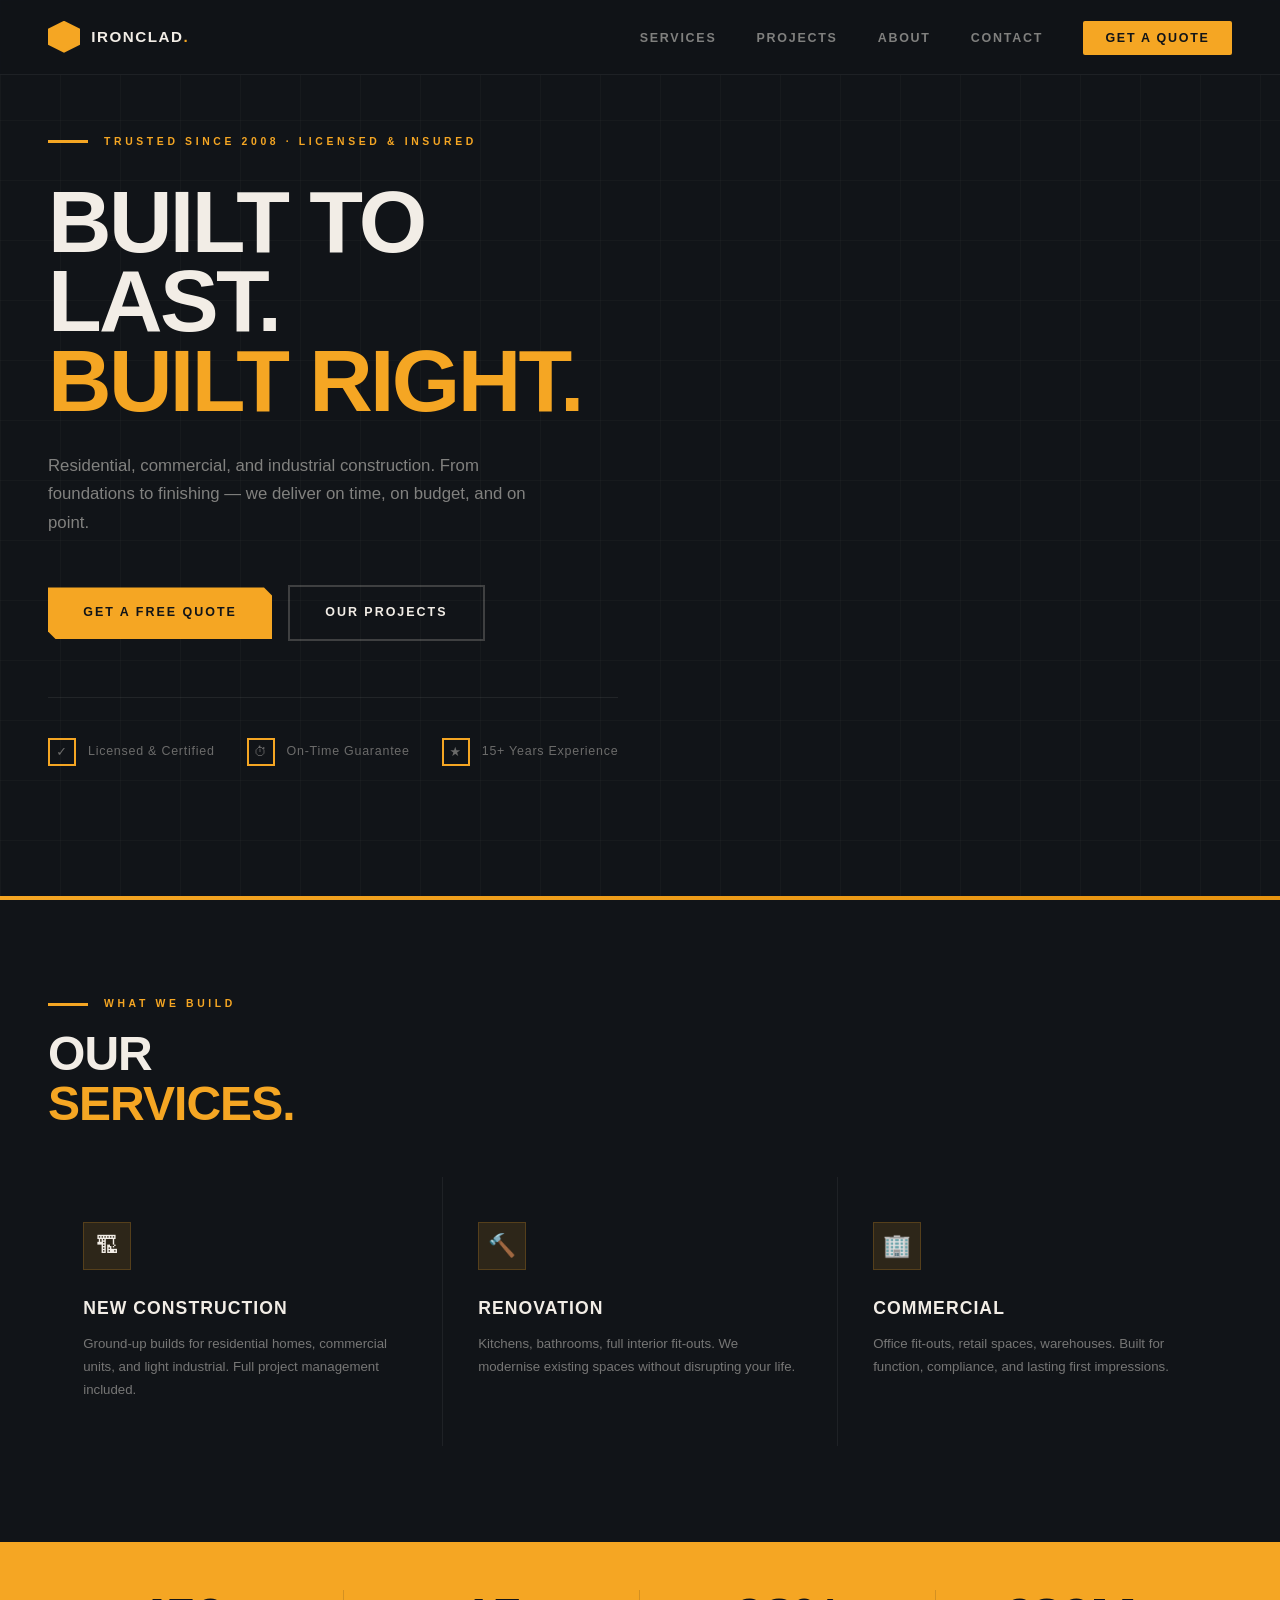
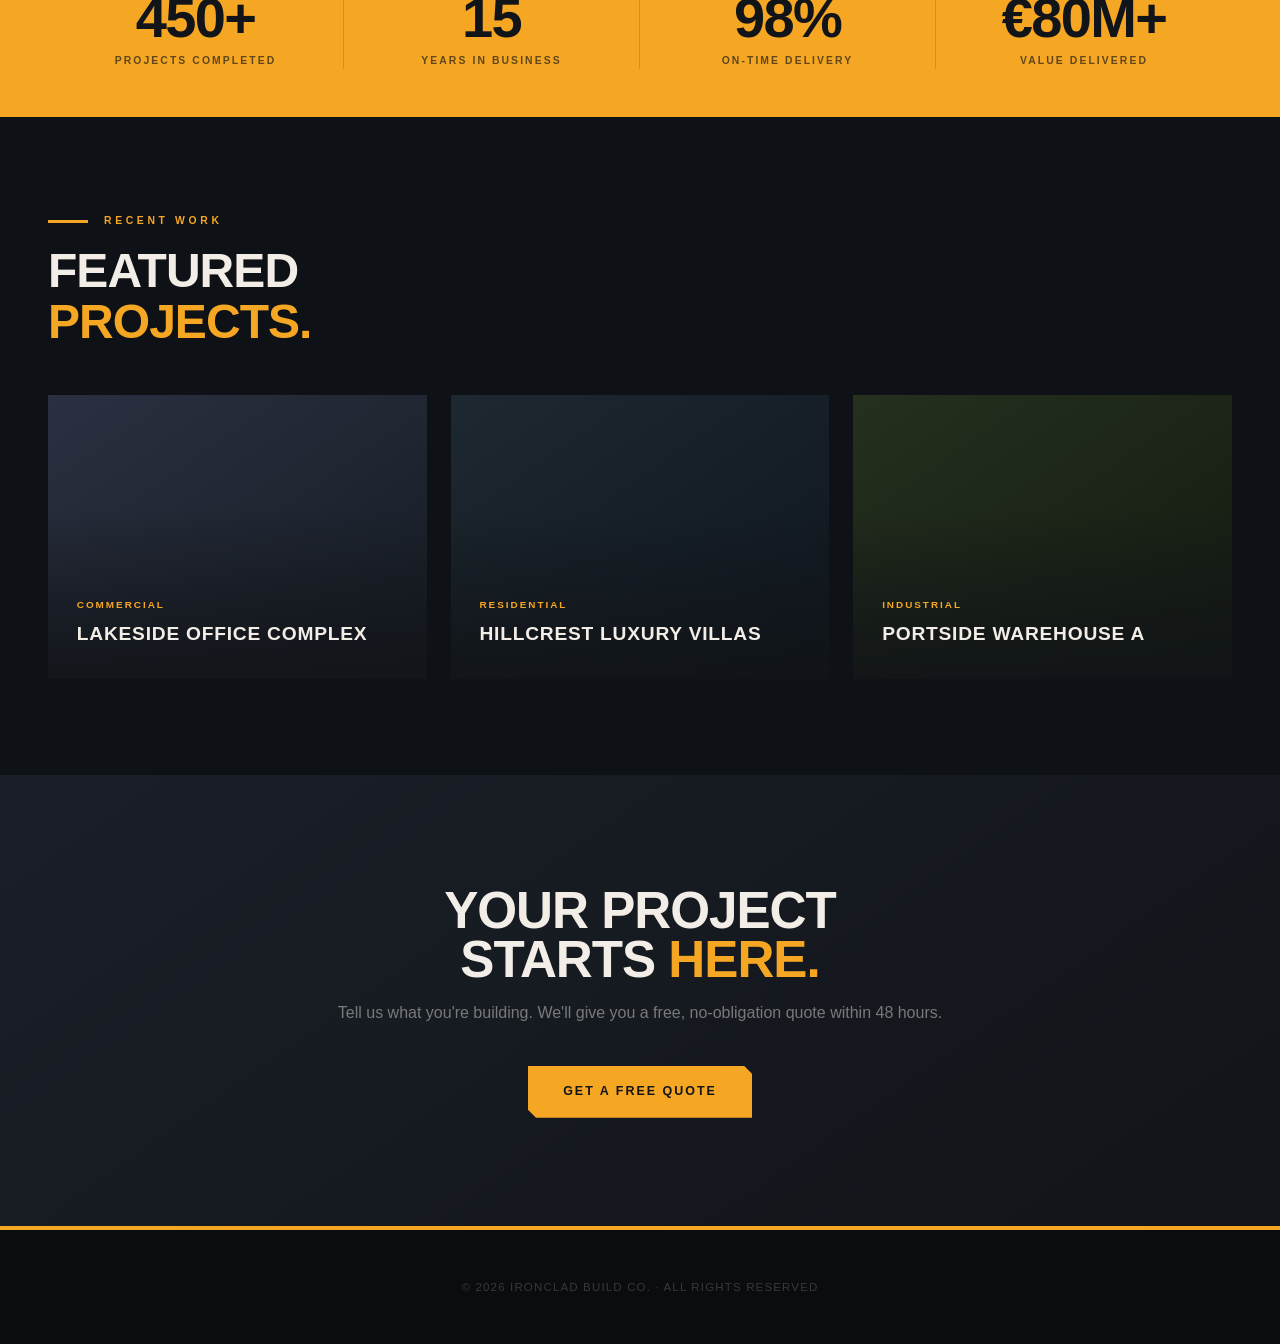
<file: demo-construction.html>
<!DOCTYPE html>
<html lang="en">
<head>
<meta charset="UTF-8">
<meta name="viewport" content="width=device-width, initial-scale=1.0">
<title>Ironclad Build Co. — Built to Last. Built Right.</title>
<style>
*,*::before,*::after{box-sizing:border-box;margin:0;padding:0}
html{font-size:16px;scroll-behavior:smooth}
body{font-family:"Helvetica Neue",Arial,system-ui,sans-serif;background:#111418;color:#f2ede6;line-height:1.6;overflow-x:hidden}

nav{position:fixed;top:0;left:0;right:0;z-index:100;display:flex;justify-content:space-between;align-items:center;padding:1.3rem 3rem;background:rgba(17,20,24,0.93);backdrop-filter:blur(10px);border-bottom:1px solid rgba(255,255,255,0.06)}
.nav-logo{display:flex;align-items:center;gap:0.7rem;text-decoration:none}
.logo-icon{width:32px;height:32px;background:#f5a623;clip-path:polygon(50% 0%,100% 25%,100% 75%,50% 100%,0% 75%,0% 25%)}
.logo-text{font-size:0.95rem;font-weight:800;letter-spacing:0.1em;text-transform:uppercase;color:#f2ede6}
.logo-text span{color:#f5a623}
.nav-links{display:flex;gap:2.5rem;list-style:none;align-items:center}
.nav-links a{color:rgba(242,237,230,0.5);text-decoration:none;font-size:0.78rem;letter-spacing:0.14em;text-transform:uppercase;font-weight:600}
.nav-quote{background:#f5a623;color:#111418 !important;padding:0.6rem 1.4rem;border-radius:2px;font-weight:800 !important}

.hero{min-height:100vh;display:flex;align-items:center;padding:0 3rem;background:#111418;position:relative;overflow:hidden}
.hero-grid{position:absolute;inset:0;background-image:linear-gradient(rgba(255,255,255,0.025) 1px,transparent 1px),linear-gradient(90deg,rgba(255,255,255,0.025) 1px,transparent 1px);background-size:60px 60px}
.hero-accent-bar{position:absolute;bottom:0;left:0;right:0;height:4px;background:linear-gradient(90deg,#f5a623 0%,#e8940f 100%)}
.hero-inner{position:relative;z-index:2;max-width:800px}
.hero-eyebrow{display:flex;align-items:center;gap:1rem;margin-bottom:2rem}
.eyebrow-line{width:40px;height:3px;background:#f5a623}
.eyebrow-text{font-size:0.65rem;font-weight:800;letter-spacing:0.35em;text-transform:uppercase;color:#f5a623}
.hero h1{font-size:5.5rem;font-weight:900;text-transform:uppercase;letter-spacing:-0.03em;line-height:0.9;margin-bottom:2rem}
.hero h1 span{color:#f5a623;display:block}
.hero-sub{font-size:1.05rem;color:rgba(242,237,230,0.5);max-width:480px;margin-bottom:3rem;line-height:1.7;font-weight:300}
.btn-row{display:flex;gap:1rem;align-items:center}
.btn{display:inline-block;padding:1rem 2.2rem;font-size:0.78rem;letter-spacing:0.16em;text-transform:uppercase;text-decoration:none;font-weight:800;transition:all 0.22s}
.btn-yellow{background:#f5a623;color:#111418;clip-path:polygon(0 0,calc(100% - 8px) 0,100% 8px,100% 100%,8px 100%,0 calc(100% - 8px))}
.btn-outline{border:2px solid rgba(242,237,230,0.2);color:#f2ede6}
.hero-badges{display:flex;gap:2rem;margin-top:3.5rem;padding-top:2.5rem;border-top:1px solid rgba(255,255,255,0.07)}
.badge{display:flex;align-items:center;gap:0.75rem;font-size:0.78rem;color:rgba(242,237,230,0.4);font-weight:500;letter-spacing:0.06em}
.badge-icon{width:28px;height:28px;border:2px solid #f5a623;display:flex;align-items:center;justify-content:center;font-size:0.8rem;flex-shrink:0}

.sp{padding:6rem 3rem}
.section-eyebrow{display:flex;align-items:center;gap:1rem;margin-bottom:1rem}
.section-h{font-size:3rem;font-weight:900;text-transform:uppercase;letter-spacing:-0.02em;line-height:1.05;margin-bottom:3rem}
.section-h span{color:#f5a623}

.services-grid{display:grid;grid-template-columns:repeat(3,1fr);gap:1px;background:rgba(255,255,255,0.06)}
.svc-item{background:#111418;padding:2.8rem 2.2rem;position:relative;overflow:hidden}
.svc-item::before{content:'';position:absolute;top:0;left:0;width:3px;height:0;background:#f5a623;transition:height 0.4s ease}
.svc-item:hover::before{height:100%}
.svc-icon{width:48px;height:48px;background:rgba(245,166,35,0.12);display:flex;align-items:center;justify-content:center;font-size:1.4rem;margin-bottom:1.5rem;border:1px solid rgba(245,166,35,0.2)}
.svc-name{font-size:1.1rem;font-weight:800;text-transform:uppercase;letter-spacing:0.06em;margin-bottom:0.6rem}
.svc-desc{font-size:0.83rem;color:rgba(242,237,230,0.45);line-height:1.75}

.numbers-strip{background:#f5a623;padding:3rem;display:grid;grid-template-columns:repeat(4,1fr)}
.num-item{text-align:center;color:#111418;border-right:1px solid rgba(17,20,24,0.15)}
.num-item:last-child{border-right:none}
.num-val{font-size:3.5rem;font-weight:900;letter-spacing:-0.03em;line-height:1}
.num-lbl{font-size:0.65rem;font-weight:800;letter-spacing:0.2em;text-transform:uppercase;opacity:0.65;margin-top:0.4rem}

.bg-off{background:#0e1115}
.projects-grid{display:grid;grid-template-columns:repeat(3,1fr);gap:1.5rem}
.project-card{position:relative;overflow:hidden;aspect-ratio:4/3}
.pc-img{width:100%;height:100%;object-fit:cover}
.pc-1{background:linear-gradient(145deg,#2a3040 0%,#161c24 100%)}
.pc-2{background:linear-gradient(145deg,#1e2830 0%,#0e161e 100%)}
.pc-3{background:linear-gradient(145deg,#25301e 0%,#131a10 100%)}
.project-overlay{position:absolute;inset:0;background:linear-gradient(to top,rgba(17,20,24,0.9) 0%,transparent 60%);display:flex;flex-direction:column;justify-content:flex-end;padding:1.8rem}
.project-type{font-size:0.62rem;font-weight:800;letter-spacing:0.2em;text-transform:uppercase;color:#f5a623;margin-bottom:0.4rem}
.project-name{font-size:1.2rem;font-weight:800;text-transform:uppercase;letter-spacing:0.04em}

.cta-s{background:linear-gradient(145deg,#1a1f28 0%,#111418 100%);padding:7rem 3rem;text-align:center;position:relative;overflow:hidden}
.cta-s::before{content:'';position:absolute;bottom:0;left:0;right:0;height:4px;background:#f5a623}
.cta-s h2{font-size:3.2rem;font-weight:900;text-transform:uppercase;letter-spacing:-0.02em;margin-bottom:1rem;line-height:0.95}
.cta-s h2 span{color:#f5a623}
.cta-s p{color:rgba(242,237,230,0.45);margin-bottom:2.5rem;font-size:1rem}

footer{background:#0a0c0f;padding:3rem;text-align:center;color:rgba(242,237,230,0.2);font-size:0.72rem;letter-spacing:0.1em;text-transform:uppercase}
</style>
</head>
<body>

<nav>
  <a href="#" class="nav-logo">
    <div class="logo-icon"></div>
    <span class="logo-text">Ironclad<span>.</span></span>
  </a>
  <ul class="nav-links">
    <li><a href="#">Services</a></li>
    <li><a href="#">Projects</a></li>
    <li><a href="#">About</a></li>
    <li><a href="#">Contact</a></li>
    <li><a href="#" class="nav-quote">Get a Quote</a></li>
  </ul>
</nav>

<header class="hero">
  <div class="hero-grid"></div>
  <div class="hero-accent-bar"></div>
  <div class="hero-inner">
    <div class="hero-eyebrow">
      <div class="eyebrow-line"></div>
      <span class="eyebrow-text">Trusted since 2008 · Licensed & Insured</span>
    </div>
    <h1>Built to<br/>Last.<br/><span>Built Right.</span></h1>
    <p class="hero-sub">Residential, commercial, and industrial construction. From foundations to finishing — we deliver on time, on budget, and on point.</p>
    <div class="btn-row">
      <a href="#" class="btn btn-yellow">Get a Free Quote</a>
      <a href="#" class="btn btn-outline">Our Projects</a>
    </div>
    <div class="hero-badges">
      <div class="badge"><div class="badge-icon">✓</div><span>Licensed & Certified</span></div>
      <div class="badge"><div class="badge-icon">⏱</div><span>On-Time Guarantee</span></div>
      <div class="badge"><div class="badge-icon">★</div><span>15+ Years Experience</span></div>
    </div>
  </div>
</header>

<section class="sp">
  <div class="section-eyebrow"><div class="eyebrow-line"></div><span class="eyebrow-text">What we build</span></div>
  <h2 class="section-h">Our<br/><span>Services.</span></h2>
  <div class="services-grid">
    <div class="svc-item">
      <div class="svc-icon">🏗</div>
      <h3 class="svc-name">New Construction</h3>
      <p class="svc-desc">Ground-up builds for residential homes, commercial units, and light industrial. Full project management included.</p>
    </div>
    <div class="svc-item">
      <div class="svc-icon">🔨</div>
      <h3 class="svc-name">Renovation</h3>
      <p class="svc-desc">Kitchens, bathrooms, full interior fit-outs. We modernise existing spaces without disrupting your life.</p>
    </div>
    <div class="svc-item">
      <div class="svc-icon">🏢</div>
      <h3 class="svc-name">Commercial</h3>
      <p class="svc-desc">Office fit-outs, retail spaces, warehouses. Built for function, compliance, and lasting first impressions.</p>
    </div>
  </div>
</section>

<div class="numbers-strip">
  <div class="num-item"><div class="num-val">450+</div><div class="num-lbl">Projects Completed</div></div>
  <div class="num-item"><div class="num-val">15</div><div class="num-lbl">Years in Business</div></div>
  <div class="num-item"><div class="num-val">98%</div><div class="num-lbl">On-Time Delivery</div></div>
  <div class="num-item"><div class="num-val">€80M+</div><div class="num-lbl">Value Delivered</div></div>
</div>

<section class="sp bg-off">
  <div class="section-eyebrow"><div class="eyebrow-line"></div><span class="eyebrow-text">Recent work</span></div>
  <h2 class="section-h">Featured<br/><span>Projects.</span></h2>
  <div class="projects-grid">
    <div class="project-card">
      <div class="pc-1" style="width:100%;height:100%;position:absolute;inset:0"></div>
      <div class="project-overlay">
        <p class="project-type">Commercial</p>
        <h3 class="project-name">Lakeside Office Complex</h3>
      </div>
    </div>
    <div class="project-card">
      <div class="pc-2" style="width:100%;height:100%;position:absolute;inset:0"></div>
      <div class="project-overlay">
        <p class="project-type">Residential</p>
        <h3 class="project-name">Hillcrest Luxury Villas</h3>
      </div>
    </div>
    <div class="project-card">
      <div class="pc-3" style="width:100%;height:100%;position:absolute;inset:0"></div>
      <div class="project-overlay">
        <p class="project-type">Industrial</p>
        <h3 class="project-name">Portside Warehouse A</h3>
      </div>
    </div>
  </div>
</section>

<section class="cta-s">
  <h2>Your project<br/>starts <span>here.</span></h2>
  <p>Tell us what you're building. We'll give you a free, no-obligation quote within 48 hours.</p>
  <a href="#" class="btn btn-yellow">Get a Free Quote</a>
</section>

<footer>
  <p>© 2026 Ironclad Build Co. · All Rights Reserved</p>
</footer>

</body>
</html>
</file>
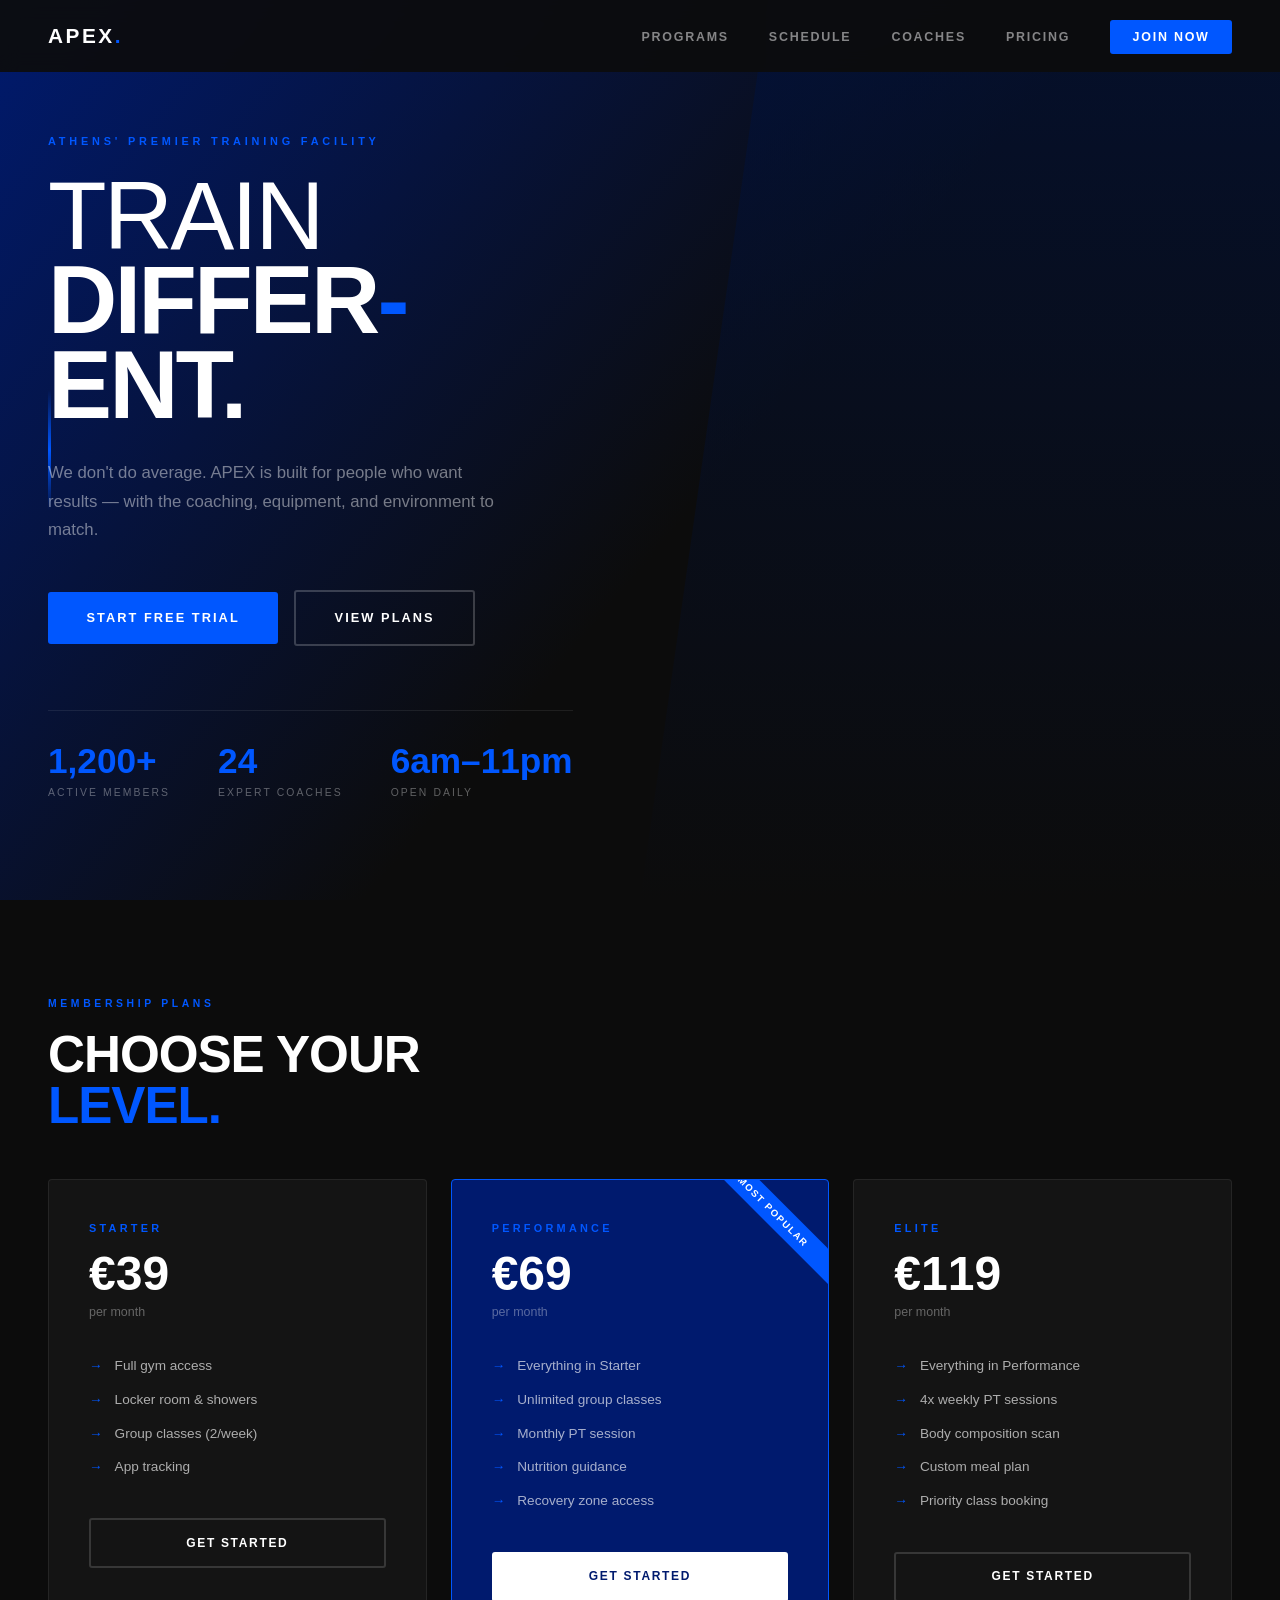
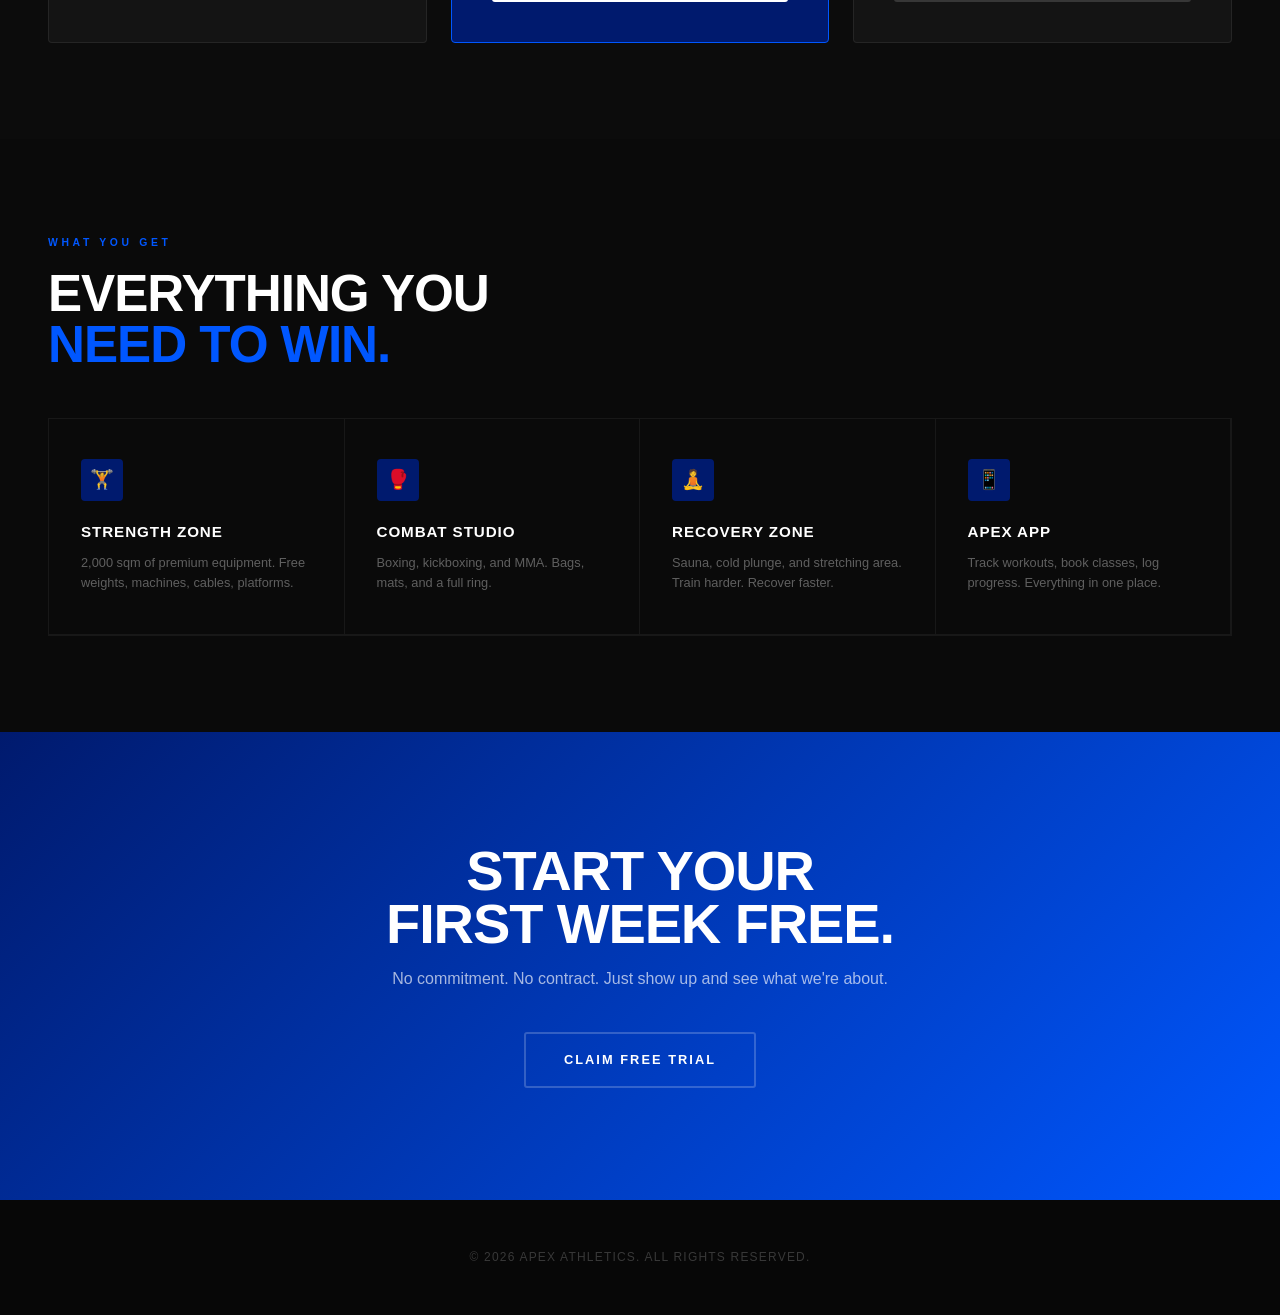
<file: demo-gym.html>
<!DOCTYPE html>
<html lang="en">
<head>
<meta charset="UTF-8">
<meta name="viewport" content="width=device-width, initial-scale=1.0">
<title>APEX Athletics — Train Different. Win Different.</title>
<style>
*,*::before,*::after{box-sizing:border-box;margin:0;padding:0}
html{font-size:16px;scroll-behavior:smooth}
body{font-family:"Helvetica Neue",Arial,system-ui,sans-serif;background:#0c0c0c;color:#ffffff;line-height:1.6;overflow-x:hidden}

nav{position:fixed;top:0;left:0;right:0;z-index:100;display:flex;justify-content:space-between;align-items:center;padding:1.2rem 3rem;background:rgba(12,12,12,0.92);backdrop-filter:blur(10px)}
.nav-logo{font-size:1.3rem;font-weight:900;letter-spacing:0.12em;text-transform:uppercase;text-decoration:none;color:#fff}
.nav-logo span{color:#0057ff}
.nav-links{display:flex;gap:2.5rem;list-style:none;align-items:center}
.nav-links a{color:rgba(255,255,255,0.5);text-decoration:none;font-size:0.78rem;letter-spacing:0.14em;text-transform:uppercase;font-weight:600}
.nav-join{background:#0057ff;color:#fff !important;padding:0.6rem 1.4rem;border-radius:3px;font-weight:800 !important}

.hero{min-height:100vh;display:flex;align-items:flex-end;padding:0 3rem 6rem;background:#0c0c0c;position:relative;overflow:hidden}
.hero-bg{position:absolute;inset:0;background:linear-gradient(130deg,#001a6e 0%,#0c0c0c 55%)}
.hero-accent{position:absolute;top:0;right:0;width:50%;height:100%;background:linear-gradient(180deg,#001240 0%,#0c0c0c 100%);clip-path:polygon(20% 0,100% 0,100% 100%,0 100%);opacity:0.6}
.hero-line{position:absolute;left:3rem;top:50%;transform:translateY(-50%);width:3px;height:120px;background:linear-gradient(to bottom,transparent,#0057ff,transparent)}
.hero-inner{position:relative;z-index:2;max-width:750px}
.hero-tag{font-size:0.68rem;font-weight:800;letter-spacing:0.35em;text-transform:uppercase;color:#0057ff;margin-bottom:1.5rem}
.hero h1{font-size:6rem;font-weight:900;text-transform:uppercase;letter-spacing:-0.03em;line-height:0.88;margin-bottom:2rem}
.hero h1 .blue{color:#0057ff}
.hero h1 .thin{font-weight:300;display:block}
.hero-sub{font-size:1.05rem;color:rgba(255,255,255,0.45);max-width:460px;margin-bottom:2.8rem;line-height:1.7;font-weight:300}
.btn-row{display:flex;gap:1rem;align-items:center}
.btn{display:inline-block;padding:1rem 2.4rem;font-size:0.8rem;letter-spacing:0.16em;text-transform:uppercase;text-decoration:none;font-weight:800;border-radius:3px;transition:all 0.22s}
.btn-blue{background:#0057ff;color:#fff}
.btn-wht{border:2px solid rgba(255,255,255,0.2);color:#fff}
.hero-stats{display:flex;gap:3rem;margin-top:4rem;padding-top:2rem;border-top:1px solid rgba(255,255,255,0.08)}
.stat-val{font-size:2.2rem;font-weight:900;color:#0057ff;display:block;line-height:1}
.stat-lbl{font-size:0.65rem;letter-spacing:0.2em;text-transform:uppercase;color:rgba(255,255,255,0.35);margin-top:0.4rem}

.sp{padding:6rem 3rem}
.section-tag{font-size:0.65rem;font-weight:800;letter-spacing:0.35em;text-transform:uppercase;color:#0057ff;margin-bottom:1rem}
.section-h{font-size:3.2rem;font-weight:900;text-transform:uppercase;letter-spacing:-0.02em;line-height:1;margin-bottom:3rem}
.section-h span{color:#0057ff}

.plans-grid{display:grid;grid-template-columns:repeat(3,1fr);gap:1.5rem}
.plan-card{background:#141414;border:1px solid rgba(255,255,255,0.07);border-radius:4px;padding:2.5rem;position:relative;overflow:hidden}
.plan-card.featured{background:#001a6e;border-color:#0057ff}
.plan-card.featured::before{content:'Most Popular';position:absolute;top:1.2rem;right:-2.5rem;background:#0057ff;color:#fff;font-size:0.6rem;font-weight:800;letter-spacing:0.15em;text-transform:uppercase;padding:0.3rem 3rem;transform:rotate(45deg)}
.plan-name{font-size:0.68rem;font-weight:800;letter-spacing:0.3em;text-transform:uppercase;color:#0057ff;margin-bottom:0.8rem}
.plan-price{font-size:3rem;font-weight:900;line-height:1;margin-bottom:0.3rem}
.plan-period{font-size:0.78rem;color:rgba(255,255,255,0.35);margin-bottom:2rem}
.plan-features{list-style:none;display:flex;flex-direction:column;gap:0.75rem;margin-bottom:2.5rem}
.plan-features li{font-size:0.85rem;color:rgba(255,255,255,0.65);display:flex;align-items:center;gap:0.75rem}
.plan-features li::before{content:'→';color:#0057ff;font-weight:700;flex-shrink:0}
.plan-btn{display:block;text-align:center;padding:0.85rem;border-radius:3px;font-size:0.75rem;font-weight:800;letter-spacing:0.14em;text-transform:uppercase;text-decoration:none;border:2px solid rgba(255,255,255,0.15);color:#fff;transition:all 0.22s}
.plan-card.featured .plan-btn{background:#fff;color:#001a6e;border-color:#fff}

.features-bg{background:#0a0a0a}
.features-grid{display:grid;grid-template-columns:repeat(4,1fr);gap:0;border:1px solid rgba(255,255,255,0.06)}
.feat-item{padding:2.5rem 2rem;border-right:1px solid rgba(255,255,255,0.06);border-bottom:1px solid rgba(255,255,255,0.06)}
.feat-icon{width:42px;height:42px;border-radius:4px;background:#001a6e;display:flex;align-items:center;justify-content:center;margin-bottom:1.2rem;font-size:1.2rem}
.feat-name{font-size:0.95rem;font-weight:800;text-transform:uppercase;letter-spacing:0.06em;margin-bottom:0.5rem}
.feat-desc{font-size:0.8rem;color:rgba(255,255,255,0.35);line-height:1.6}

.cta-s{background:linear-gradient(135deg,#001a6e 0%,#0057ff 100%);padding:7rem 3rem;text-align:center}
.cta-s h2{font-size:3.5rem;font-weight:900;text-transform:uppercase;letter-spacing:-0.02em;margin-bottom:1rem;line-height:0.95}
.cta-s p{color:rgba(255,255,255,0.65);margin-bottom:2.5rem;font-size:1rem}

footer{background:#070707;padding:3rem;text-align:center;color:rgba(255,255,255,0.2);font-size:0.75rem;letter-spacing:0.1em;text-transform:uppercase}
</style>
</head>
<body>

<nav>
  <a href="#" class="nav-logo">APEX<span>.</span></a>
  <ul class="nav-links">
    <li><a href="#">Programs</a></li>
    <li><a href="#">Schedule</a></li>
    <li><a href="#">Coaches</a></li>
    <li><a href="#">Pricing</a></li>
    <li><a href="#" class="nav-join">Join Now</a></li>
  </ul>
</nav>

<header class="hero">
  <div class="hero-bg"></div>
  <div class="hero-accent"></div>
  <div class="hero-line"></div>
  <div class="hero-inner">
    <p class="hero-tag">Athens' Premier Training Facility</p>
    <h1><span class="thin">Train</span>Differ<span class="blue">-</span><br/>ent.</h1>
    <p class="hero-sub">We don't do average. APEX is built for people who want results — with the coaching, equipment, and environment to match.</p>
    <div class="btn-row">
      <a href="#" class="btn btn-blue">Start Free Trial</a>
      <a href="#" class="btn btn-wht">View Plans</a>
    </div>
    <div class="hero-stats">
      <div><span class="stat-val">1,200+</span><span class="stat-lbl">Active Members</span></div>
      <div><span class="stat-val">24</span><span class="stat-lbl">Expert Coaches</span></div>
      <div><span class="stat-val">6am–11pm</span><span class="stat-lbl">Open Daily</span></div>
    </div>
  </div>
</header>

<section class="sp">
  <p class="section-tag">Membership plans</p>
  <h2 class="section-h">Choose your<br/><span>level.</span></h2>
  <div class="plans-grid">
    <div class="plan-card">
      <p class="plan-name">Starter</p>
      <p class="plan-price">€39</p>
      <p class="plan-period">per month</p>
      <ul class="plan-features">
        <li>Full gym access</li>
        <li>Locker room & showers</li>
        <li>Group classes (2/week)</li>
        <li>App tracking</li>
      </ul>
      <a href="#" class="plan-btn">Get Started</a>
    </div>
    <div class="plan-card featured">
      <p class="plan-name">Performance</p>
      <p class="plan-price">€69</p>
      <p class="plan-period">per month</p>
      <ul class="plan-features">
        <li>Everything in Starter</li>
        <li>Unlimited group classes</li>
        <li>Monthly PT session</li>
        <li>Nutrition guidance</li>
        <li>Recovery zone access</li>
      </ul>
      <a href="#" class="plan-btn">Get Started</a>
    </div>
    <div class="plan-card">
      <p class="plan-name">Elite</p>
      <p class="plan-price">€119</p>
      <p class="plan-period">per month</p>
      <ul class="plan-features">
        <li>Everything in Performance</li>
        <li>4x weekly PT sessions</li>
        <li>Body composition scan</li>
        <li>Custom meal plan</li>
        <li>Priority class booking</li>
      </ul>
      <a href="#" class="plan-btn">Get Started</a>
    </div>
  </div>
</section>

<section class="sp features-bg">
  <p class="section-tag">What you get</p>
  <h2 class="section-h">Everything you<br/><span>need to win.</span></h2>
  <div class="features-grid">
    <div class="feat-item">
      <div class="feat-icon">🏋️</div>
      <h3 class="feat-name">Strength Zone</h3>
      <p class="feat-desc">2,000 sqm of premium equipment. Free weights, machines, cables, platforms.</p>
    </div>
    <div class="feat-item">
      <div class="feat-icon">🥊</div>
      <h3 class="feat-name">Combat Studio</h3>
      <p class="feat-desc">Boxing, kickboxing, and MMA. Bags, mats, and a full ring.</p>
    </div>
    <div class="feat-item">
      <div class="feat-icon">🧘</div>
      <h3 class="feat-name">Recovery Zone</h3>
      <p class="feat-desc">Sauna, cold plunge, and stretching area. Train harder. Recover faster.</p>
    </div>
    <div class="feat-item">
      <div class="feat-icon">📱</div>
      <h3 class="feat-name">APEX App</h3>
      <p class="feat-desc">Track workouts, book classes, log progress. Everything in one place.</p>
    </div>
  </div>
</section>

<section class="cta-s">
  <h2>Start your<br/>first week free.</h2>
  <p>No commitment. No contract. Just show up and see what we're about.</p>
  <a href="#" class="btn btn-wht">Claim Free Trial</a>
</section>

<footer>
  <p>© 2026 APEX Athletics. All rights reserved.</p>
</footer>

</body>
</html>
</file>
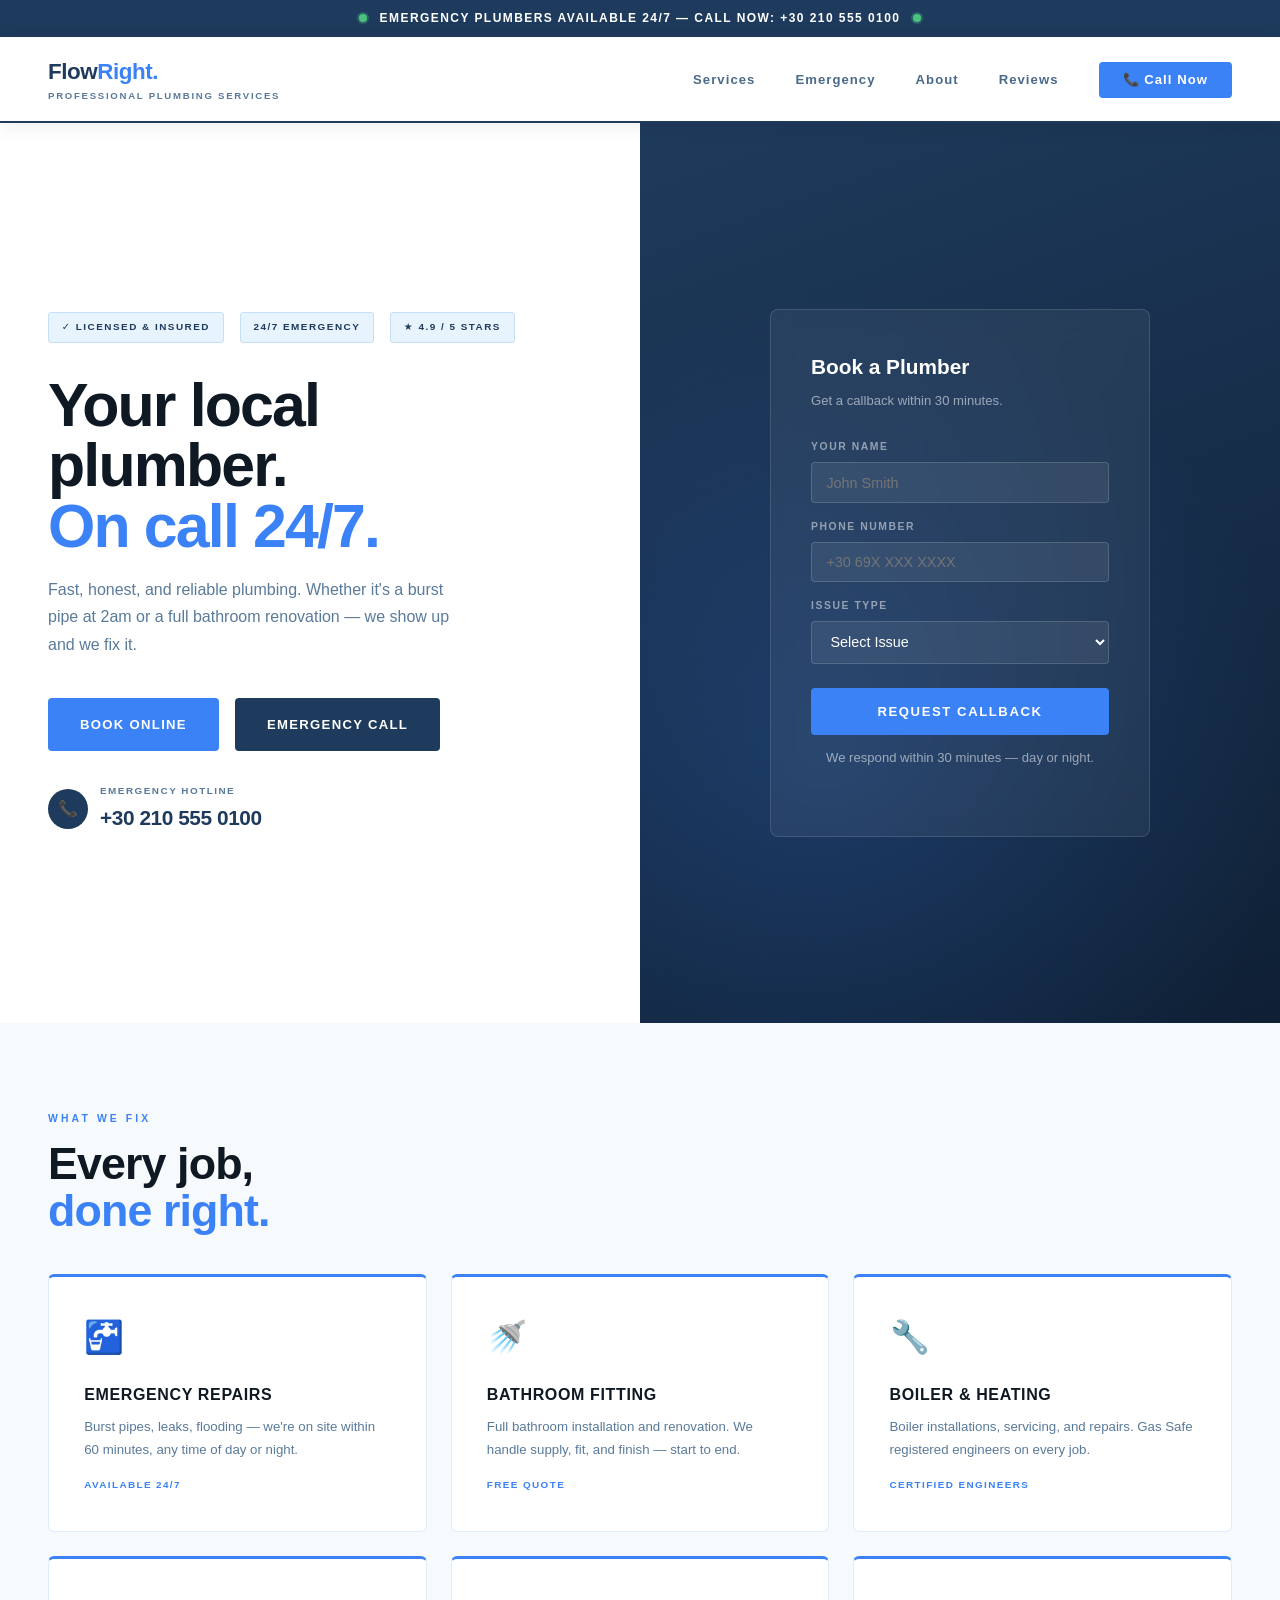
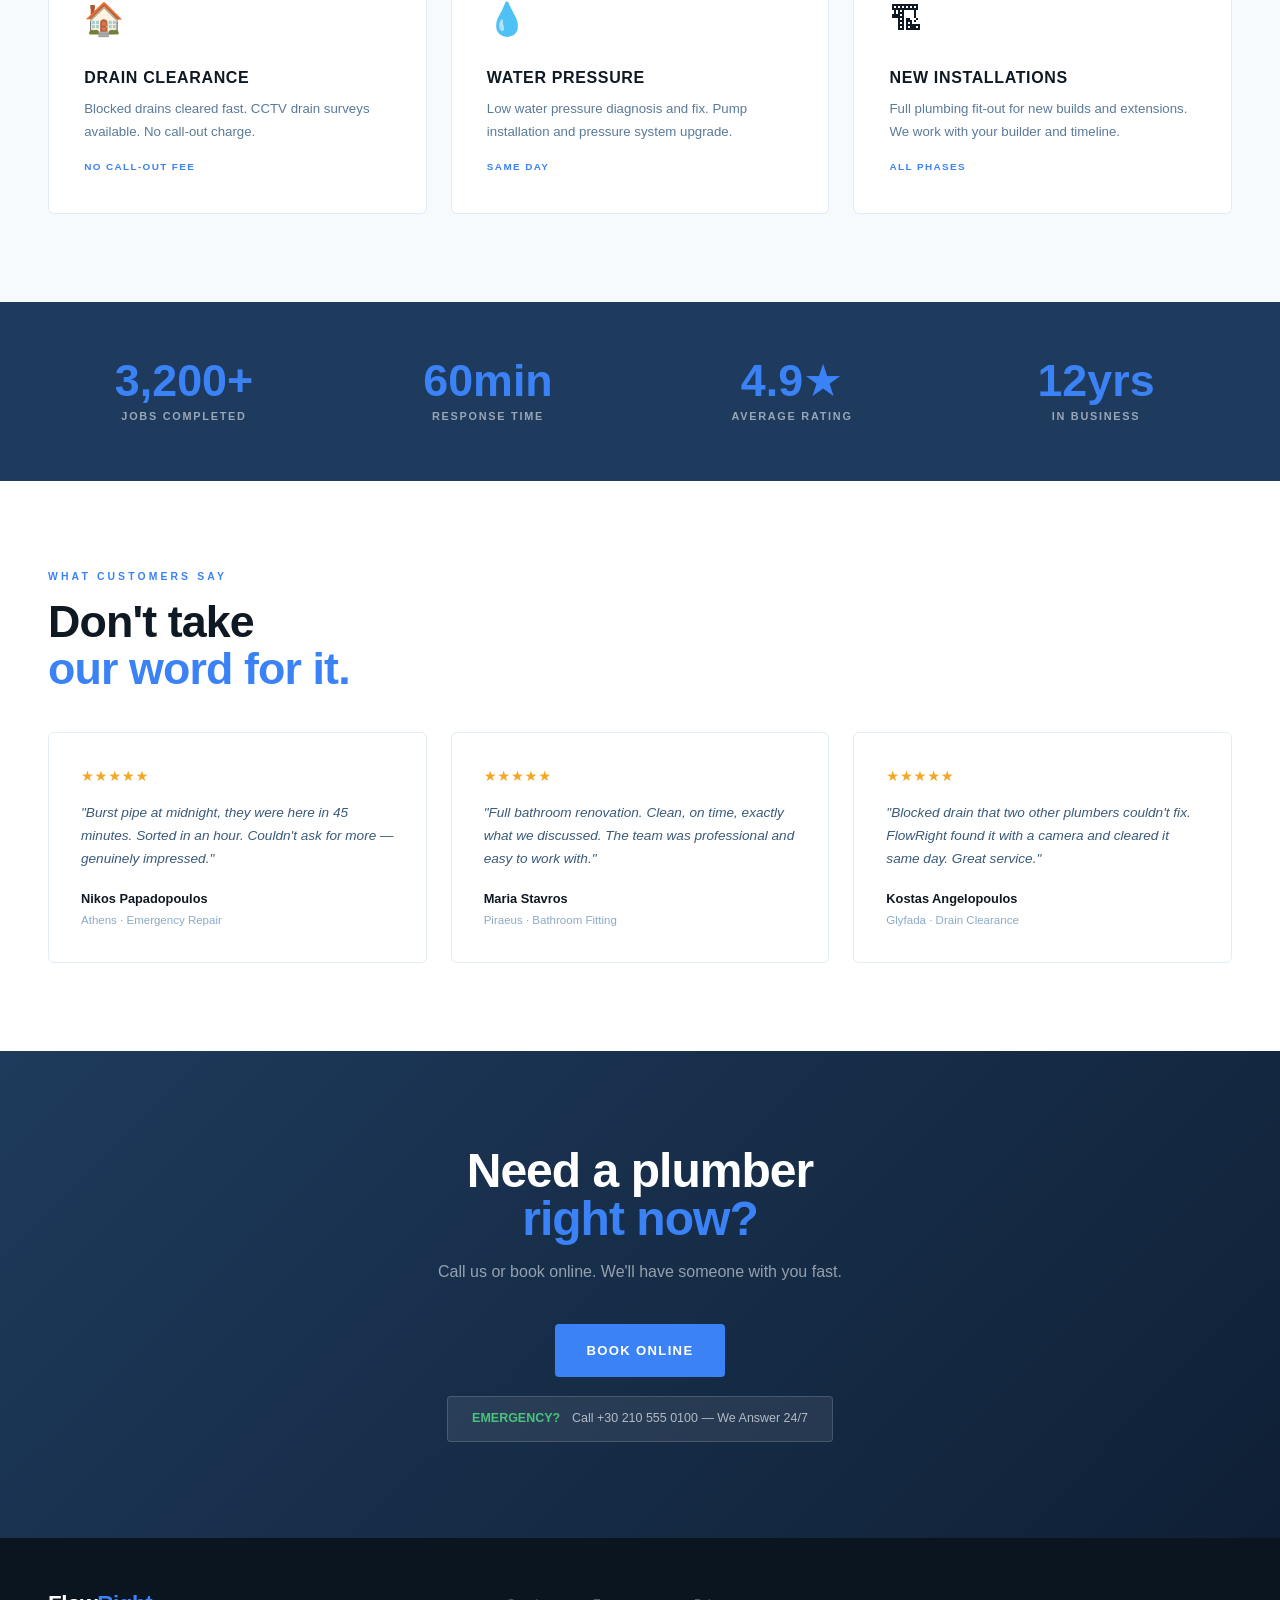
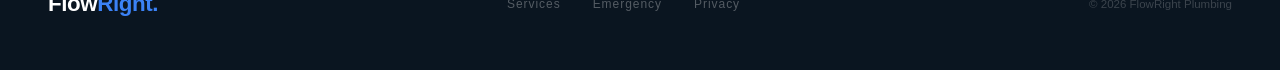
<file: demo-plumbing.html>
<!DOCTYPE html>
<html lang="en">
<head>
<meta charset="UTF-8">
<meta name="viewport" content="width=device-width, initial-scale=1.0">
<title>FlowRight Plumbing — 24/7 Emergency Plumbers</title>
<style>
*,*::before,*::after{box-sizing:border-box;margin:0;padding:0}
html{font-size:16px;scroll-behavior:smooth}
body{font-family:"Helvetica Neue",Arial,system-ui,sans-serif;background:#fff;color:#0f1923;line-height:1.6;overflow-x:hidden}

.emergency-bar{background:#1e3a5c;color:#fff;padding:0.55rem 2rem;text-align:center;font-size:0.75rem;font-weight:700;letter-spacing:0.12em;text-transform:uppercase;display:flex;justify-content:center;align-items:center;gap:0.8rem}
.emergency-bar .pulse{width:8px;height:8px;border-radius:50%;background:#4bc27d;flex-shrink:0;box-shadow:0 0 0 2px rgba(75,194,125,0.3)}

nav{position:sticky;top:0;z-index:100;display:flex;justify-content:space-between;align-items:center;padding:1.1rem 3rem;background:#fff;border-bottom:2px solid #1e3a5c;box-shadow:0 2px 20px rgba(0,0,0,0.08)}
.nav-logo{text-decoration:none}
.logo-main{font-size:1.4rem;font-weight:900;color:#1e3a5c;letter-spacing:-0.02em}
.logo-main span{color:#3b82f6}
.logo-sub{font-size:0.6rem;font-weight:700;letter-spacing:0.18em;text-transform:uppercase;color:#5a7a9a;margin-top:-2px}
.nav-links{display:flex;gap:2.5rem;list-style:none;align-items:center}
.nav-links a{color:#4a6a8a;text-decoration:none;font-size:0.82rem;letter-spacing:0.08em;font-weight:600}
.nav-call{background:#3b82f6;color:#fff !important;padding:0.65rem 1.5rem;border-radius:4px;font-weight:800 !important}

.hero{min-height:100vh;display:grid;grid-template-columns:1fr 1fr;background:#fff}
.hero-left{display:flex;flex-direction:column;justify-content:center;padding:6rem 3rem 6rem 3rem}
.trust-badges{display:flex;gap:1rem;margin-bottom:2rem;flex-wrap:wrap}
.trust-badge{background:#e8f4fd;color:#1e3a5c;font-size:0.62rem;font-weight:800;letter-spacing:0.15em;text-transform:uppercase;padding:0.4rem 0.8rem;border-radius:3px;border:1px solid #c5dff7}
.hero h1{font-size:3.8rem;font-weight:900;line-height:1;letter-spacing:-0.03em;color:#0f1923;margin-bottom:1.2rem}
.hero h1 span{color:#3b82f6}
.hero-sub{font-size:1rem;color:#5a7a9a;max-width:420px;margin-bottom:2.5rem;line-height:1.7}
.btn-row{display:flex;gap:1rem;align-items:center;flex-wrap:wrap}
.btn{display:inline-block;padding:1rem 2rem;font-size:0.82rem;letter-spacing:0.1em;text-transform:uppercase;text-decoration:none;font-weight:800;border-radius:4px;transition:all 0.22s}
.btn-blue{background:#3b82f6;color:#fff}
.btn-dark{background:#1e3a5c;color:#fff}
.hero-phone{margin-top:2rem;display:flex;align-items:center;gap:0.75rem}
.phone-icon{width:40px;height:40px;border-radius:50%;background:#1e3a5c;display:flex;align-items:center;justify-content:center;font-size:1rem;flex-shrink:0}
.phone-label{font-size:0.62rem;font-weight:700;letter-spacing:0.15em;text-transform:uppercase;color:#5a7a9a;margin-bottom:0.15rem}
.phone-num{font-size:1.3rem;font-weight:900;color:#1e3a5c;letter-spacing:-0.02em}
.hero-right{background:linear-gradient(160deg,#1e3a5c 0%,#0f2035 100%);display:flex;flex-direction:column;justify-content:center;align-items:center;padding:3rem;position:relative;overflow:hidden}
.hero-right::before{content:'';position:absolute;inset:0;background:radial-gradient(circle at 30% 70%,rgba(59,130,246,0.2) 0%,transparent 60%)}
.card-form{background:rgba(255,255,255,0.06);backdrop-filter:blur(10px);border:1px solid rgba(255,255,255,0.12);border-radius:8px;padding:2.5rem;width:100%;max-width:380px;position:relative;z-index:1}
.card-form h3{color:#fff;font-size:1.3rem;font-weight:800;margin-bottom:0.4rem}
.card-form p{color:rgba(255,255,255,0.55);font-size:0.82rem;margin-bottom:1.8rem}
.form-field{margin-bottom:1rem}
.form-field label{display:block;font-size:0.65rem;font-weight:700;letter-spacing:0.15em;text-transform:uppercase;color:rgba(255,255,255,0.5);margin-bottom:0.4rem}
.form-field input,.form-field select{width:100%;background:rgba(255,255,255,0.07);border:1px solid rgba(255,255,255,0.15);border-radius:4px;padding:0.7rem 0.9rem;color:#fff;font-family:inherit;font-size:0.9rem;outline:none}
.form-field select option{background:#1e3a5c}
.form-submit{width:100%;background:#3b82f6;color:#fff;border:none;padding:1rem;border-radius:4px;font-family:inherit;font-size:0.82rem;font-weight:800;letter-spacing:0.12em;text-transform:uppercase;cursor:pointer;margin-top:0.5rem}
.form-note{font-size:0.68rem;color:rgba(255,255,255,0.3);text-align:center;margin-top:0.75rem}

.sp{padding:5.5rem 3rem}
.section-label{font-size:0.65rem;font-weight:800;letter-spacing:0.3em;text-transform:uppercase;color:#3b82f6;margin-bottom:0.75rem}
.section-h{font-size:2.8rem;font-weight:900;letter-spacing:-0.02em;line-height:1.05;margin-bottom:2.5rem;color:#0f1923}
.section-h span{color:#3b82f6}

.bg-light{background:#f7fafd}
.services-grid{display:grid;grid-template-columns:repeat(3,1fr);gap:1.5rem}
.svc-card{background:#fff;border:1px solid #e2ecf8;border-radius:6px;padding:2.2rem;border-top:3px solid #3b82f6}
.svc-icon{font-size:2rem;margin-bottom:1.2rem}
.svc-name{font-size:1rem;font-weight:800;color:#0f1923;margin-bottom:0.5rem;text-transform:uppercase;letter-spacing:0.04em}
.svc-desc{font-size:0.83rem;color:#5a7a9a;line-height:1.7}
.svc-tag{display:inline-block;margin-top:1rem;font-size:0.62rem;font-weight:800;letter-spacing:0.14em;text-transform:uppercase;color:#3b82f6}

.trust-strip{background:#1e3a5c;padding:3.5rem 3rem;display:grid;grid-template-columns:repeat(4,1fr);gap:2rem}
.trust-item{text-align:center;color:#fff}
.trust-val{font-size:2.8rem;font-weight:900;color:#3b82f6;line-height:1;margin-bottom:0.3rem}
.trust-lbl{font-size:0.68rem;font-weight:700;letter-spacing:0.16em;text-transform:uppercase;opacity:0.55}

.reviews-grid{display:grid;grid-template-columns:repeat(3,1fr);gap:1.5rem}
.review-card{background:#fff;border:1px solid #e2ecf8;border-radius:6px;padding:2rem}
.stars{color:#f5a623;font-size:0.9rem;letter-spacing:0.05em;margin-bottom:0.8rem}
.review-text{font-size:0.85rem;color:#3a5a7a;line-height:1.7;margin-bottom:1.2rem;font-style:italic}
.reviewer-name{font-size:0.8rem;font-weight:800;color:#0f1923}
.reviewer-detail{font-size:0.72rem;color:#8aaac8;margin-top:0.1rem}

.cta-s{background:linear-gradient(135deg,#1e3a5c 0%,#0f2035 100%);padding:6rem 3rem;text-align:center}
.cta-s h2{font-size:3rem;font-weight:900;letter-spacing:-0.02em;color:#fff;margin-bottom:1rem;line-height:1}
.cta-s h2 span{color:#3b82f6}
.cta-s p{color:rgba(255,255,255,0.55);margin-bottom:2.5rem;font-size:1rem}
.cta-emergency{display:inline-flex;align-items:center;gap:0.75rem;background:rgba(255,255,255,0.08);border:1px solid rgba(255,255,255,0.15);border-radius:4px;padding:0.75rem 1.5rem;color:rgba(255,255,255,0.65);font-size:0.78rem;margin-top:1.2rem;text-decoration:none}
.cta-emergency strong{color:#4bc27d}

footer{background:#0a1520;padding:3rem;display:flex;justify-content:space-between;align-items:center}
.footer-logo .logo-main{color:#fff}
.footer-links{display:flex;gap:2rem}
.footer-links a{color:rgba(255,255,255,0.3);text-decoration:none;font-size:0.75rem;letter-spacing:0.08em}
.footer-copy{color:rgba(255,255,255,0.2);font-size:0.72rem}
</style>
</head>
<body>

<div class="emergency-bar">
  <div class="pulse"></div>
  <span>Emergency Plumbers Available 24/7 — Call Now: +30 210 555 0100</span>
  <div class="pulse"></div>
</div>

<nav>
  <a href="#" class="nav-logo">
    <div class="logo-main">Flow<span>Right.</span></div>
    <div class="logo-sub">Professional Plumbing Services</div>
  </a>
  <ul class="nav-links">
    <li><a href="#">Services</a></li>
    <li><a href="#">Emergency</a></li>
    <li><a href="#">About</a></li>
    <li><a href="#">Reviews</a></li>
    <li><a href="#" class="nav-call">📞 Call Now</a></li>
  </ul>
</nav>

<header class="hero">
  <div class="hero-left">
    <div class="trust-badges">
      <span class="trust-badge">✓ Licensed & Insured</span>
      <span class="trust-badge">24/7 Emergency</span>
      <span class="trust-badge">★ 4.9 / 5 Stars</span>
    </div>
    <h1>Your local<br/>plumber.<br/><span>On call 24/7.</span></h1>
    <p class="hero-sub">Fast, honest, and reliable plumbing. Whether it's a burst pipe at 2am or a full bathroom renovation — we show up and we fix it.</p>
    <div class="btn-row">
      <a href="#" class="btn btn-blue">Book Online</a>
      <a href="#" class="btn btn-dark">Emergency Call</a>
    </div>
    <div class="hero-phone">
      <div class="phone-icon">📞</div>
      <div>
        <p class="phone-label">Emergency Hotline</p>
        <p class="phone-num">+30 210 555 0100</p>
      </div>
    </div>
  </div>
  <div class="hero-right">
    <div class="card-form">
      <h3>Book a Plumber</h3>
      <p>Get a callback within 30 minutes.</p>
      <div class="form-field">
        <label>Your Name</label>
        <input type="text" placeholder="John Smith" />
      </div>
      <div class="form-field">
        <label>Phone Number</label>
        <input type="tel" placeholder="+30 69X XXX XXXX" />
      </div>
      <div class="form-field">
        <label>Issue Type</label>
        <select>
          <option>Select Issue</option>
          <option>Burst Pipe</option>
          <option>Blocked Drain</option>
          <option>No Hot Water</option>
          <option>Leak / Drip</option>
          <option>New Installation</option>
        </select>
      </div>
      <button class="form-submit">Request Callback</button>
      <p class="form-note">We respond within 30 minutes — day or night.</p>
    </div>
  </div>
</header>

<section class="sp bg-light">
  <p class="section-label">What we fix</p>
  <h2 class="section-h">Every job,<br/><span>done right.</span></h2>
  <div class="services-grid">
    <div class="svc-card">
      <div class="svc-icon">🚰</div>
      <h3 class="svc-name">Emergency Repairs</h3>
      <p class="svc-desc">Burst pipes, leaks, flooding — we're on site within 60 minutes, any time of day or night.</p>
      <span class="svc-tag">Available 24/7</span>
    </div>
    <div class="svc-card">
      <div class="svc-icon">🚿</div>
      <h3 class="svc-name">Bathroom Fitting</h3>
      <p class="svc-desc">Full bathroom installation and renovation. We handle supply, fit, and finish — start to end.</p>
      <span class="svc-tag">Free Quote</span>
    </div>
    <div class="svc-card">
      <div class="svc-icon">🔧</div>
      <h3 class="svc-name">Boiler & Heating</h3>
      <p class="svc-desc">Boiler installations, servicing, and repairs. Gas Safe registered engineers on every job.</p>
      <span class="svc-tag">Certified Engineers</span>
    </div>
    <div class="svc-card">
      <div class="svc-icon">🏠</div>
      <h3 class="svc-name">Drain Clearance</h3>
      <p class="svc-desc">Blocked drains cleared fast. CCTV drain surveys available. No call-out charge.</p>
      <span class="svc-tag">No Call-Out Fee</span>
    </div>
    <div class="svc-card">
      <div class="svc-icon">💧</div>
      <h3 class="svc-name">Water Pressure</h3>
      <p class="svc-desc">Low water pressure diagnosis and fix. Pump installation and pressure system upgrade.</p>
      <span class="svc-tag">Same Day</span>
    </div>
    <div class="svc-card">
      <div class="svc-icon">🏗</div>
      <h3 class="svc-name">New Installations</h3>
      <p class="svc-desc">Full plumbing fit-out for new builds and extensions. We work with your builder and timeline.</p>
      <span class="svc-tag">All Phases</span>
    </div>
  </div>
</section>

<div class="trust-strip">
  <div class="trust-item"><div class="trust-val">3,200+</div><div class="trust-lbl">Jobs Completed</div></div>
  <div class="trust-item"><div class="trust-val">60min</div><div class="trust-lbl">Response Time</div></div>
  <div class="trust-item"><div class="trust-val">4.9★</div><div class="trust-lbl">Average Rating</div></div>
  <div class="trust-item"><div class="trust-val">12yrs</div><div class="trust-lbl">In Business</div></div>
</div>

<section class="sp">
  <p class="section-label">What customers say</p>
  <h2 class="section-h">Don't take<br/><span>our word for it.</span></h2>
  <div class="reviews-grid">
    <div class="review-card">
      <div class="stars">★★★★★</div>
      <p class="review-text">"Burst pipe at midnight, they were here in 45 minutes. Sorted in an hour. Couldn't ask for more — genuinely impressed."</p>
      <p class="reviewer-name">Nikos Papadopoulos</p>
      <p class="reviewer-detail">Athens · Emergency Repair</p>
    </div>
    <div class="review-card">
      <div class="stars">★★★★★</div>
      <p class="review-text">"Full bathroom renovation. Clean, on time, exactly what we discussed. The team was professional and easy to work with."</p>
      <p class="reviewer-name">Maria Stavros</p>
      <p class="reviewer-detail">Piraeus · Bathroom Fitting</p>
    </div>
    <div class="review-card">
      <div class="stars">★★★★★</div>
      <p class="review-text">"Blocked drain that two other plumbers couldn't fix. FlowRight found it with a camera and cleared it same day. Great service."</p>
      <p class="reviewer-name">Kostas Angelopoulos</p>
      <p class="reviewer-detail">Glyfada · Drain Clearance</p>
    </div>
  </div>
</section>

<section class="cta-s">
  <h2>Need a plumber<br/><span>right now?</span></h2>
  <p>Call us or book online. We'll have someone with you fast.</p>
  <a href="#" class="btn btn-blue">Book Online</a>
  <br/>
  <a href="tel:+302105550100" class="cta-emergency"><strong>EMERGENCY?</strong> Call +30 210 555 0100 — We Answer 24/7</a>
</section>

<footer>
  <div class="footer-logo">
    <div class="logo-main">Flow<span>Right.</span></div>
  </div>
  <div class="footer-links">
    <a href="#">Services</a>
    <a href="#">Emergency</a>
    <a href="#">Privacy</a>
  </div>
  <p class="footer-copy">© 2026 FlowRight Plumbing</p>
</footer>

</body>
</html>
</file>
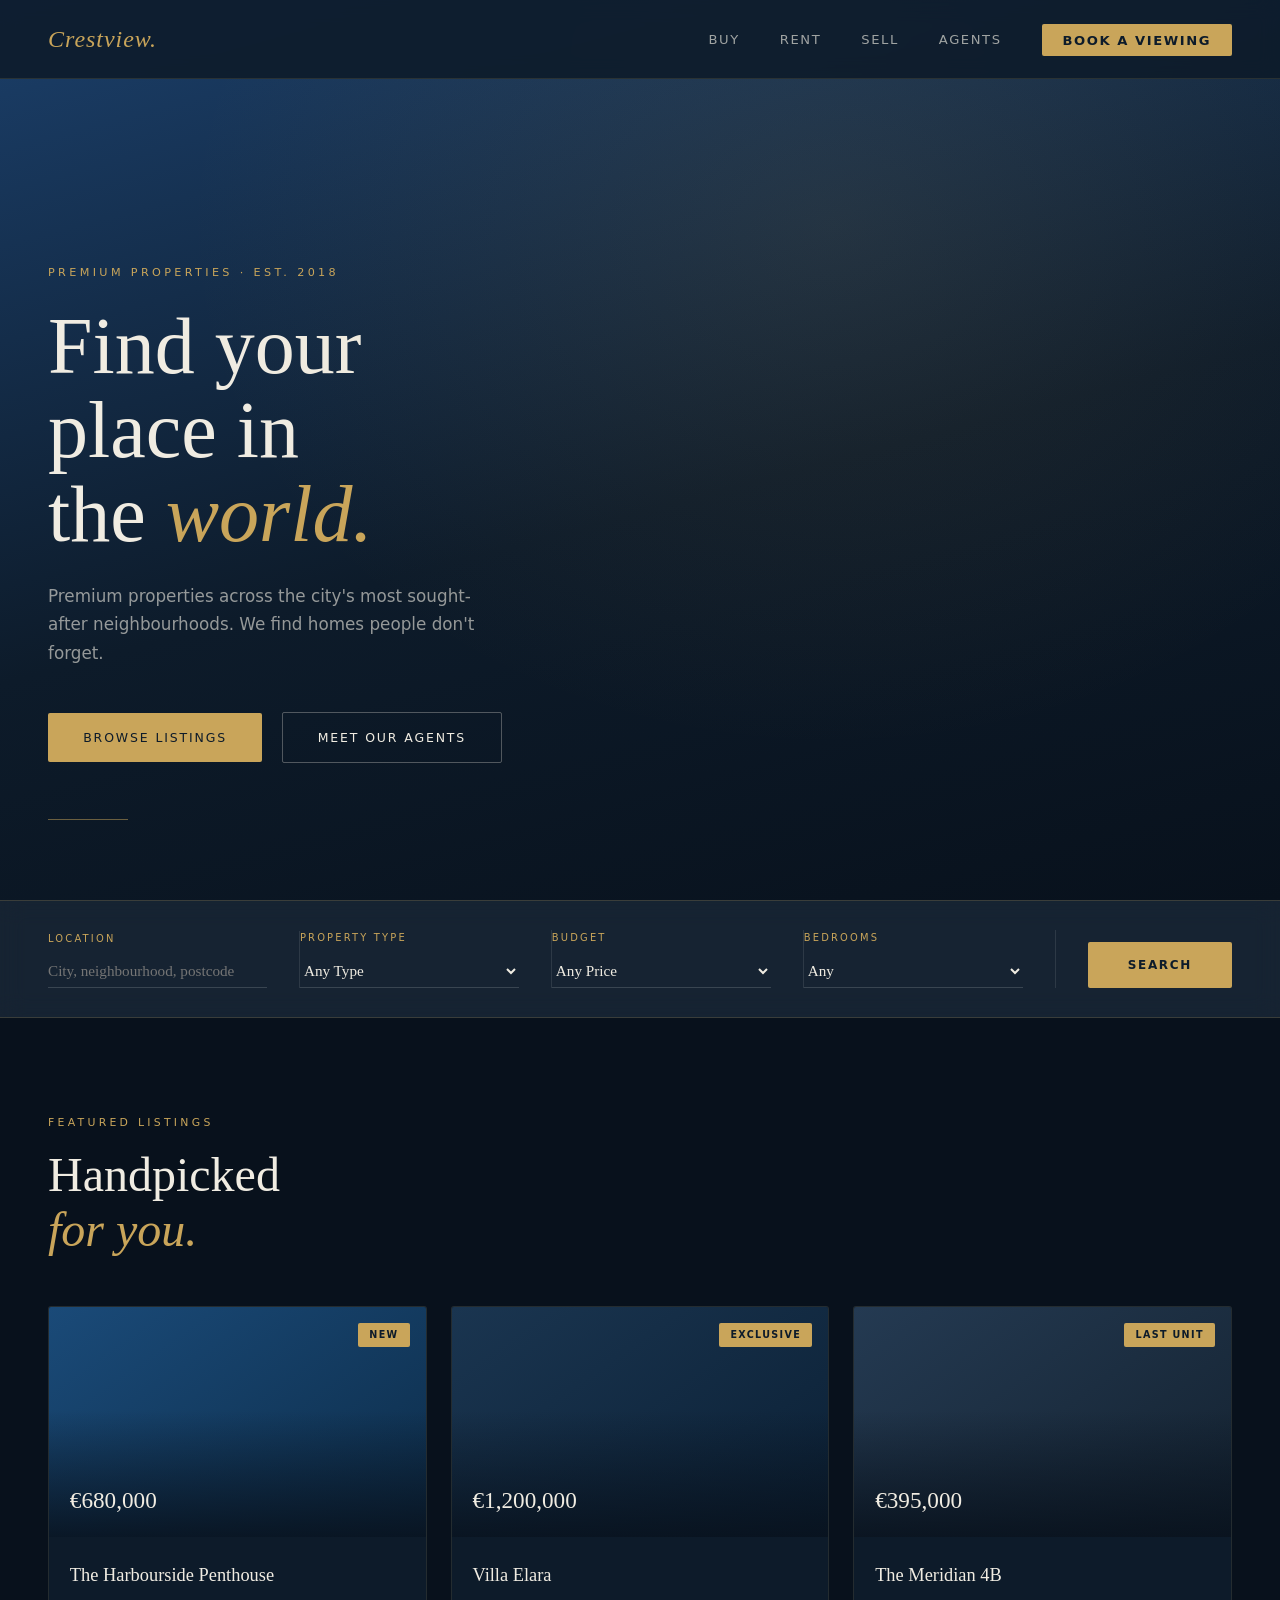
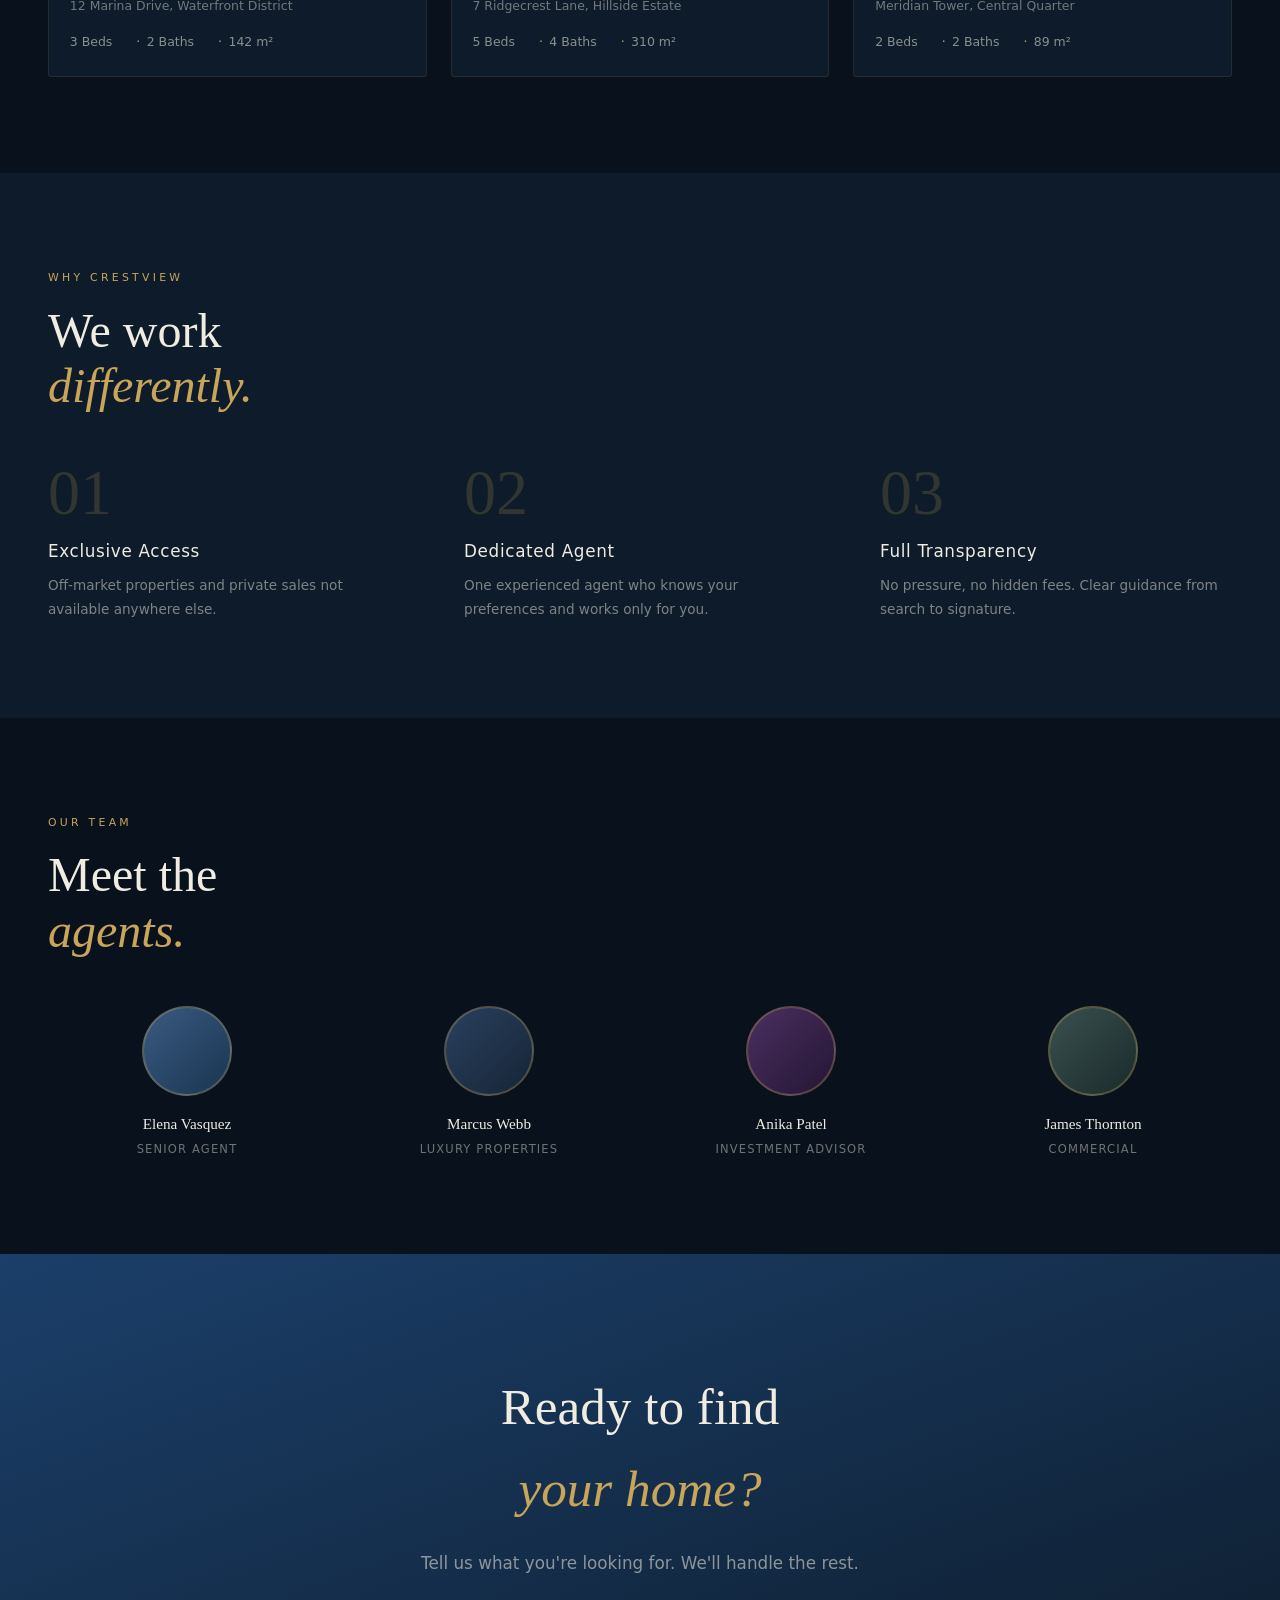
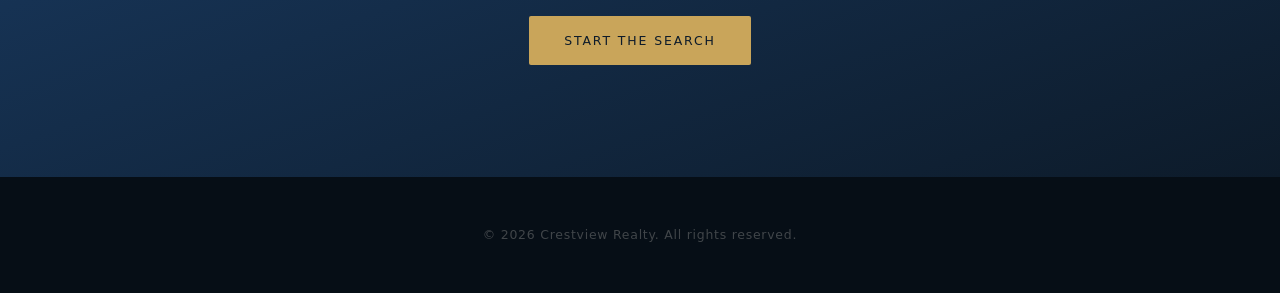
<file: demo-realestate.html>
<!DOCTYPE html>
<html lang="en">
<head>
<meta charset="UTF-8">
<meta name="viewport" content="width=device-width, initial-scale=1.0">
<title>Crestview Realty — Find Your Dream Home</title>
<style>
*,*::before,*::after{box-sizing:border-box;margin:0;padding:0}
html{font-size:16px;scroll-behavior:smooth}
body{font-family:Georgia,"Times New Roman",serif;background:#0d1b2a;color:#f0ece2;line-height:1.6;overflow-x:hidden}

nav{position:fixed;top:0;left:0;right:0;z-index:100;display:flex;justify-content:space-between;align-items:center;padding:1.25rem 3rem;background:rgba(13,27,42,0.88);backdrop-filter:blur(10px);border-bottom:1px solid rgba(201,165,90,0.15)}
.nav-logo{font-size:1.5rem;color:#c9a55a;text-decoration:none;letter-spacing:0.04em;font-style:italic}
.nav-links{display:flex;gap:2.5rem;list-style:none}
.nav-links a{color:rgba(240,236,226,0.65);text-decoration:none;font-family:"Helvetica Neue",system-ui,sans-serif;font-size:0.82rem;letter-spacing:0.12em;text-transform:uppercase}
.nav-cta{background:#c9a55a !important;color:#0d1b2a !important;padding:0.55rem 1.3rem;border-radius:2px;font-weight:600 !important}

.hero{min-height:100vh;display:flex;flex-direction:column;justify-content:flex-end;padding:0 3rem 5rem;background:linear-gradient(165deg,#1b3f6a 0%,#0d1b2a 55%,#08111c 100%);position:relative;overflow:hidden}
.hero::before{content:'';position:absolute;inset:0;background:radial-gradient(ellipse at 65% 25%,rgba(201,165,90,0.10) 0%,transparent 55%)}
.hero-tag{font-family:"Helvetica Neue",system-ui,sans-serif;font-size:0.7rem;letter-spacing:0.3em;text-transform:uppercase;color:#c9a55a;margin-bottom:1.4rem}
.hero h1{font-size:5rem;font-weight:400;line-height:1.05;max-width:680px;margin-bottom:1.6rem}
.hero h1 em{color:#c9a55a;font-style:italic}
.hero-sub{font-family:"Helvetica Neue",system-ui,sans-serif;font-size:1.05rem;color:rgba(240,236,226,0.6);max-width:440px;margin-bottom:2.8rem;line-height:1.7}
.btn-row{display:flex;gap:1.2rem;align-items:center}
.btn{display:inline-block;padding:0.9rem 2.2rem;font-family:"Helvetica Neue",system-ui,sans-serif;font-size:0.78rem;letter-spacing:0.15em;text-transform:uppercase;text-decoration:none;font-weight:500;border-radius:2px;transition:all 0.25s}
.btn-primary{background:#c9a55a;color:#0d1b2a}
.btn-ghost{border:1px solid rgba(240,236,226,0.3);color:#f0ece2}
.hero-rule{width:80px;height:1px;background:#c9a55a;margin-top:3.5rem;opacity:0.5}

.search-strip{background:rgba(255,255,255,0.04);backdrop-filter:blur(12px);border-top:1px solid rgba(201,165,90,0.2);border-bottom:1px solid rgba(201,165,90,0.2);padding:1.8rem 3rem;display:flex;gap:0;align-items:flex-end}
.sf{flex:1;padding-right:2rem;border-right:1px solid rgba(255,255,255,0.1)}
.sf:first-child{padding-left:0}
.sf:last-child{border-right:none;padding-right:0}
.sf label{display:block;font-family:"Helvetica Neue",system-ui,sans-serif;font-size:0.62rem;letter-spacing:0.22em;text-transform:uppercase;color:#c9a55a;margin-bottom:0.5rem}
.sf input,.sf select{background:transparent;border:none;border-bottom:1px solid rgba(255,255,255,0.15);width:100%;padding:0.45rem 0;color:#f0ece2;font-size:0.95rem;font-family:Georgia,serif;outline:none}
.sf select option{background:#0d1b2a}
.search-go{background:#c9a55a;color:#0d1b2a;border:none;padding:1rem 2.5rem;font-family:"Helvetica Neue",system-ui,sans-serif;font-size:0.75rem;letter-spacing:0.14em;text-transform:uppercase;font-weight:700;cursor:pointer;border-radius:2px;margin-left:2rem;white-space:nowrap}

.sp{padding:6rem 3rem}
.section-eyebrow{font-family:"Helvetica Neue",system-ui,sans-serif;font-size:0.68rem;letter-spacing:0.3em;text-transform:uppercase;color:#c9a55a;margin-bottom:1rem}
.section-h{font-size:3rem;font-weight:400;line-height:1.15;margin-bottom:3rem}
.section-h em{color:#c9a55a;font-style:italic}

.listings-bg{background:#08111c}
.prop-grid{display:grid;grid-template-columns:repeat(3,1fr);gap:1.5rem}
.prop-card{background:#0d1b2a;border-radius:3px;overflow:hidden;border:1px solid rgba(201,165,90,0.12)}
.prop-img{height:230px;position:relative}
.pi-1{background:linear-gradient(145deg,#1a4a78 0%,#0d2d4a 100%)}
.pi-2{background:linear-gradient(145deg,#1a3550 0%,#0b2035 100%)}
.pi-3{background:linear-gradient(145deg,#243a52 0%,#142230 100%)}
.prop-img::after{content:'';position:absolute;inset:0;background:linear-gradient(to top,rgba(8,17,28,0.85) 0%,transparent 55%)}
.prop-price{position:absolute;bottom:1.1rem;left:1.3rem;z-index:1;font-size:1.45rem;font-weight:400}
.prop-badge{position:absolute;top:1rem;right:1rem;z-index:1;background:#c9a55a;color:#0d1b2a;font-family:"Helvetica Neue",system-ui,sans-serif;font-size:0.6rem;letter-spacing:0.14em;text-transform:uppercase;padding:0.28rem 0.7rem;font-weight:700;border-radius:2px}
.prop-info{padding:1.5rem 1.3rem}
.prop-name{font-size:1.15rem;font-weight:400;margin-bottom:0.4rem}
.prop-addr{font-family:"Helvetica Neue",system-ui,sans-serif;font-size:0.78rem;color:rgba(240,236,226,0.45);margin-bottom:1rem}
.prop-meta{font-family:"Helvetica Neue",system-ui,sans-serif;display:flex;gap:1.5rem;font-size:0.78rem;color:rgba(240,236,226,0.55)}
.prop-meta span::before{content:'·';margin-right:0.4rem;color:#c9a55a}
.prop-meta span:first-child::before{display:none}

.why-grid{display:grid;grid-template-columns:repeat(3,1fr);gap:4rem}
.why-num{font-size:4rem;color:rgba(201,165,90,0.2);font-weight:400;line-height:1;margin-bottom:0.8rem}
.why-item h3{font-size:1.05rem;font-weight:400;letter-spacing:0.04em;margin-bottom:0.6rem;font-family:"Helvetica Neue",system-ui,sans-serif}
.why-item p{font-family:"Helvetica Neue",system-ui,sans-serif;font-size:0.85rem;color:rgba(240,236,226,0.5);line-height:1.75}

.agents-row{display:grid;grid-template-columns:repeat(4,1fr);gap:1.5rem;margin-top:3rem}
.agent-card{text-align:center}
.agent-avatar{width:90px;height:90px;border-radius:50%;margin:0 auto 1rem;border:2px solid rgba(201,165,90,0.3)}
.av-1{background:linear-gradient(135deg,#3a5a80 0%,#1a3552 100%)}
.av-2{background:linear-gradient(135deg,#2a4060 0%,#162535 100%)}
.av-3{background:linear-gradient(135deg,#4a3060 0%,#251535 100%)}
.av-4{background:linear-gradient(135deg,#3a5050 0%,#1a2a2a 100%)}
.agent-name{font-size:0.95rem;margin-bottom:0.25rem}
.agent-role{font-family:"Helvetica Neue",system-ui,sans-serif;font-size:0.72rem;color:rgba(240,236,226,0.45);letter-spacing:0.1em;text-transform:uppercase}

.cta-s{background:linear-gradient(160deg,#1b3f6a 0%,#0d1b2a 100%);text-align:center;padding:7rem 3rem}
.cta-s h2{font-size:3.2rem;font-weight:400;margin-bottom:1.2rem}
.cta-s h2 em{color:#c9a55a;font-style:italic}
.cta-s p{font-family:"Helvetica Neue",system-ui,sans-serif;color:rgba(240,236,226,0.55);margin-bottom:2.5rem;font-size:1.05rem}

footer{background:#060e16;padding:3rem;text-align:center;font-family:"Helvetica Neue",system-ui,sans-serif;color:rgba(240,236,226,0.25);font-size:0.78rem;letter-spacing:0.06em}
</style>
</head>
<body>

<nav>
  <a href="#" class="nav-logo">Crestview.</a>
  <ul class="nav-links">
    <li><a href="#">Buy</a></li>
    <li><a href="#">Rent</a></li>
    <li><a href="#">Sell</a></li>
    <li><a href="#">Agents</a></li>
    <li><a href="#" class="nav-cta">Book a Viewing</a></li>
  </ul>
</nav>

<header class="hero">
  <p class="hero-tag">Premium Properties · Est. 2018</p>
  <h1>Find your<br/>place in<br/>the <em>world.</em></h1>
  <p class="hero-sub">Premium properties across the city's most sought-after neighbourhoods. We find homes people don't forget.</p>
  <div class="btn-row">
    <a href="#" class="btn btn-primary">Browse Listings</a>
    <a href="#" class="btn btn-ghost">Meet Our Agents</a>
  </div>
  <div class="hero-rule"></div>
</header>

<div class="search-strip">
  <div class="sf">
    <label>Location</label>
    <input type="text" placeholder="City, neighbourhood, postcode" />
  </div>
  <div class="sf">
    <label>Property Type</label>
    <select><option>Any Type</option><option>Apartment</option><option>Villa</option><option>House</option></select>
  </div>
  <div class="sf">
    <label>Budget</label>
    <select><option>Any Price</option><option>Up to €300k</option><option>€300k – €600k</option><option>€600k+</option></select>
  </div>
  <div class="sf">
    <label>Bedrooms</label>
    <select><option>Any</option><option>1+</option><option>2+</option><option>3+</option></select>
  </div>
  <button class="search-go">Search</button>
</div>

<section class="sp listings-bg">
  <p class="section-eyebrow">Featured listings</p>
  <h2 class="section-h">Handpicked<br/><em>for you.</em></h2>
  <div class="prop-grid">
    <div class="prop-card">
      <div class="prop-img pi-1">
        <span class="prop-badge">New</span>
        <span class="prop-price">€680,000</span>
      </div>
      <div class="prop-info">
        <h3 class="prop-name">The Harbourside Penthouse</h3>
        <p class="prop-addr">12 Marina Drive, Waterfront District</p>
        <div class="prop-meta"><span>3 Beds</span><span>2 Baths</span><span>142 m²</span></div>
      </div>
    </div>
    <div class="prop-card">
      <div class="prop-img pi-2">
        <span class="prop-badge">Exclusive</span>
        <span class="prop-price">€1,200,000</span>
      </div>
      <div class="prop-info">
        <h3 class="prop-name">Villa Elara</h3>
        <p class="prop-addr">7 Ridgecrest Lane, Hillside Estate</p>
        <div class="prop-meta"><span>5 Beds</span><span>4 Baths</span><span>310 m²</span></div>
      </div>
    </div>
    <div class="prop-card">
      <div class="prop-img pi-3">
        <span class="prop-badge">Last Unit</span>
        <span class="prop-price">€395,000</span>
      </div>
      <div class="prop-info">
        <h3 class="prop-name">The Meridian 4B</h3>
        <p class="prop-addr">Meridian Tower, Central Quarter</p>
        <div class="prop-meta"><span>2 Beds</span><span>2 Baths</span><span>89 m²</span></div>
      </div>
    </div>
  </div>
</section>

<section class="sp">
  <p class="section-eyebrow">Why Crestview</p>
  <h2 class="section-h">We work<br/><em>differently.</em></h2>
  <div class="why-grid">
    <div class="why-item">
      <div class="why-num">01</div>
      <h3>Exclusive Access</h3>
      <p>Off-market properties and private sales not available anywhere else.</p>
    </div>
    <div class="why-item">
      <div class="why-num">02</div>
      <h3>Dedicated Agent</h3>
      <p>One experienced agent who knows your preferences and works only for you.</p>
    </div>
    <div class="why-item">
      <div class="why-num">03</div>
      <h3>Full Transparency</h3>
      <p>No pressure, no hidden fees. Clear guidance from search to signature.</p>
    </div>
  </div>
</section>

<section class="sp listings-bg">
  <p class="section-eyebrow">Our team</p>
  <h2 class="section-h">Meet the<br/><em>agents.</em></h2>
  <div class="agents-row">
    <div class="agent-card">
      <div class="agent-avatar av-1"></div>
      <p class="agent-name">Elena Vasquez</p>
      <p class="agent-role">Senior Agent</p>
    </div>
    <div class="agent-card">
      <div class="agent-avatar av-2"></div>
      <p class="agent-name">Marcus Webb</p>
      <p class="agent-role">Luxury Properties</p>
    </div>
    <div class="agent-card">
      <div class="agent-avatar av-3"></div>
      <p class="agent-name">Anika Patel</p>
      <p class="agent-role">Investment Advisor</p>
    </div>
    <div class="agent-card">
      <div class="agent-avatar av-4"></div>
      <p class="agent-name">James Thornton</p>
      <p class="agent-role">Commercial</p>
    </div>
  </div>
</section>

<section class="cta-s">
  <h2>Ready to find<br/><em>your home?</em></h2>
  <p>Tell us what you're looking for. We'll handle the rest.</p>
  <a href="#" class="btn btn-primary">Start the Search</a>
</section>

<footer>
  <p>© 2026 Crestview Realty. All rights reserved.</p>
</footer>

</body>
</html>
</file>
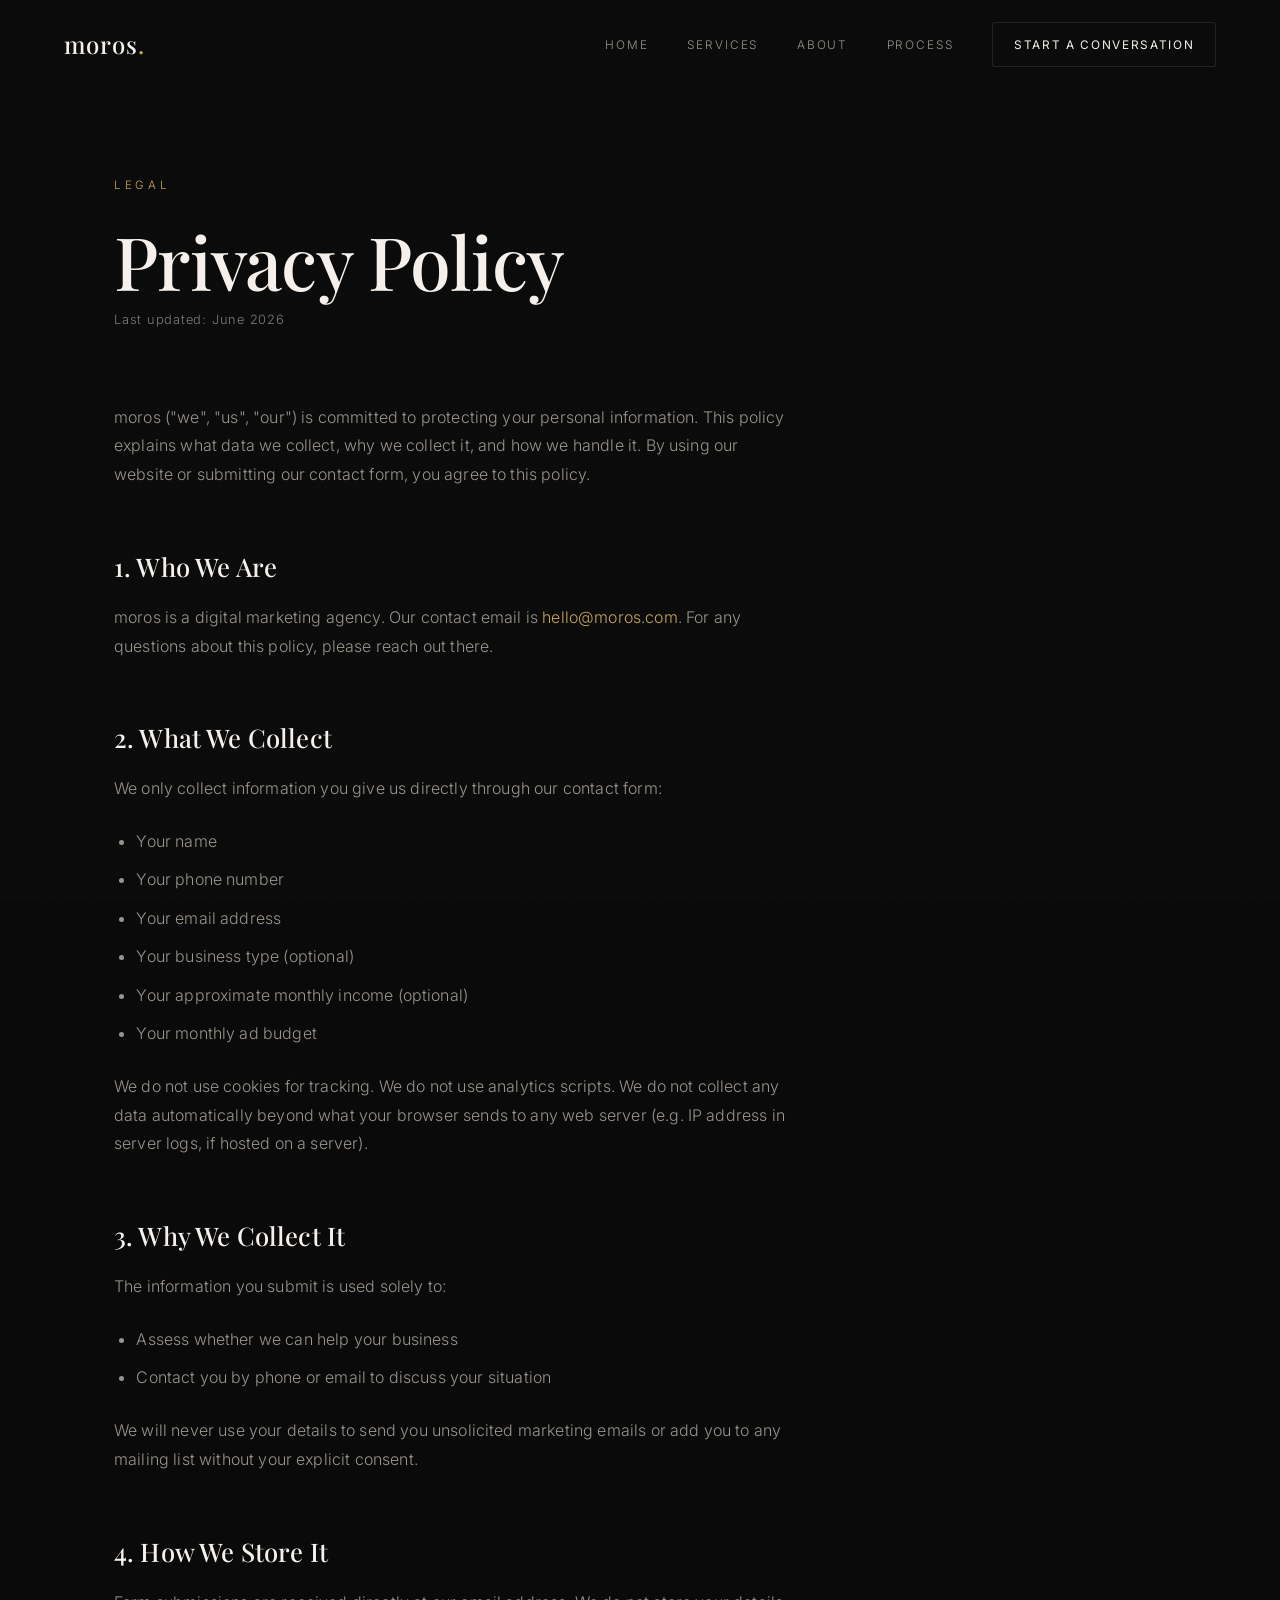
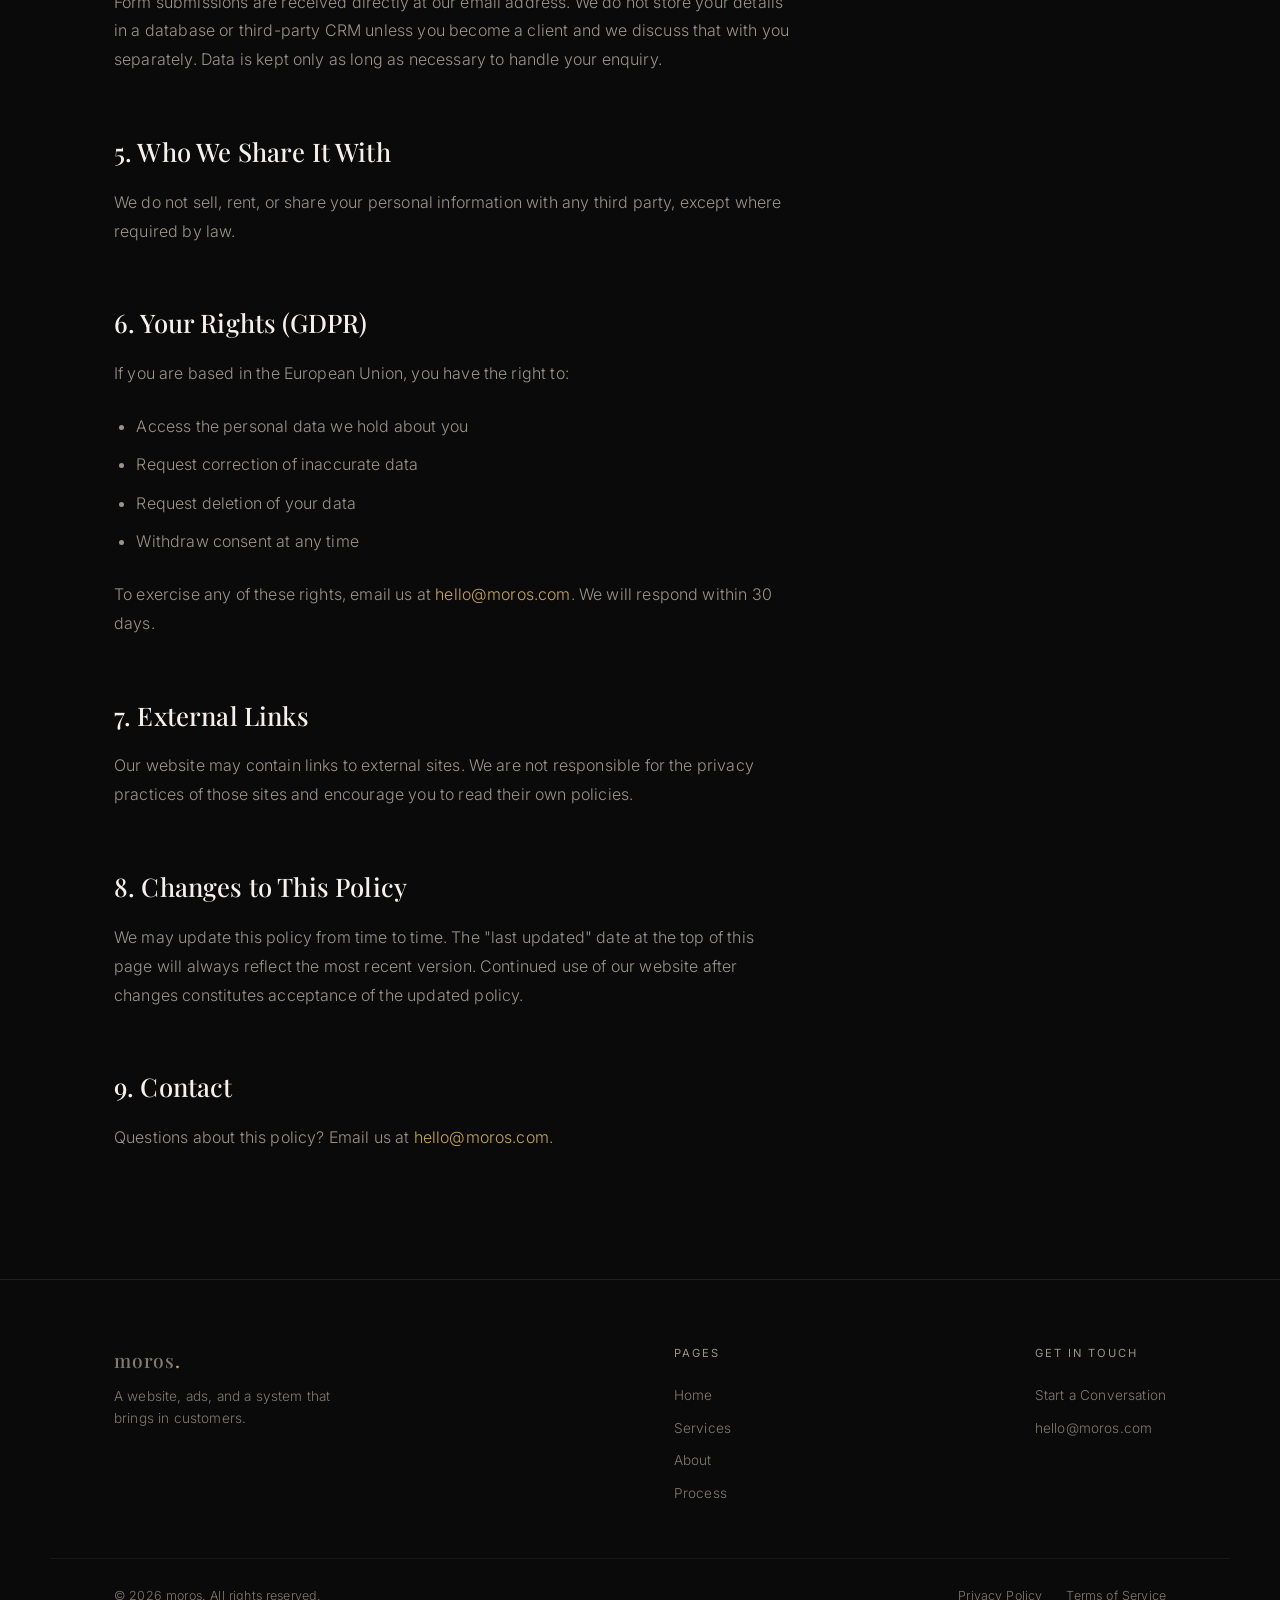
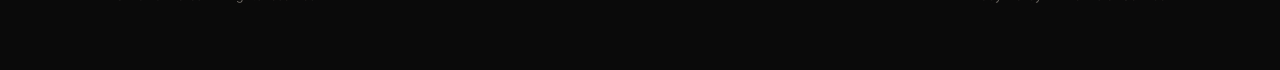
<file: privacy.html>
<!DOCTYPE html>
<html lang="en">
<head>
<meta charset="UTF-8" />
<meta name="viewport" content="width=device-width, initial-scale=1.0" />
<title>moros — Privacy Policy</title>
<meta name="description" content="How moros collects, uses, and protects your personal information. We keep it simple: we only collect what we need and never sell your data." />
<meta name="robots" content="index, follow" />
<meta property="og:title" content="moros — Privacy Policy" />
<meta property="og:description" content="How moros collects, uses, and protects your personal information." />
<meta property="og:type" content="website" />
<meta property="og:url" content="https://moros.com/privacy.html" />
<meta property="og:image" content="https://moros.com/assets/og-image.jpg" />
<meta name="twitter:card" content="summary" />
<meta name="twitter:title" content="moros — Privacy Policy" />
<meta name="twitter:description" content="How moros collects, uses, and protects your personal information." />
<link rel="canonical" href="https://moros.com/privacy.html" />
<script type="application/ld+json">
{
  "@context": "https://schema.org",
  "@type": "WebPage",
  "name": "Privacy Policy — moros",
  "description": "How moros collects, uses, and protects your personal information.",
  "url": "https://moros.com/privacy.html"
}
</script>
<link rel="icon" type="image/svg+xml" href="data:image/svg+xml,%3Csvg xmlns='http://www.w3.org/2000/svg' viewBox='0 0 32 32'%3E%3Crect width='32' height='32' fill='%230a0a0a'/%3E%3Ctext x='50%25' y='56%25' font-family='Georgia,serif' font-size='22' fill='%23c9a55a' text-anchor='middle' dominant-baseline='middle'%3Em%3C/text%3E%3C/svg%3E" />
<link rel="preconnect" href="https://fonts.googleapis.com" />
<link rel="preconnect" href="https://fonts.gstatic.com" crossorigin />
<link href="https://fonts.googleapis.com/css2?family=Playfair+Display:ital,wght@0,400;0,500;0,600;1,400&family=Inter:wght@300;400;500&display=swap" rel="stylesheet" />
<link rel="stylesheet" href="styles.css" />
<style>
  .legal-body { max-width: 68ch; }
  .legal-body h2 {
    font-family: var(--serif);
    font-weight: 500;
    font-size: clamp(1.2rem, 2.5vw, 1.6rem);
    margin-top: 3.5rem;
    margin-bottom: 0.9rem;
    color: var(--ink);
  }
  .legal-body p { color: var(--ink-muted); margin-bottom: 1.2rem; font-size: 1rem; line-height: 1.8; }
  .legal-body ul { color: var(--ink-muted); padding-left: 1.4rem; margin-bottom: 1.2rem; }
  .legal-body ul li { padding: 0.3rem 0; font-size: 1rem; line-height: 1.8; }
  .legal-meta { font-size: 0.8rem; color: var(--ink-faint); margin-top: 0.6rem; letter-spacing: 0.06em; }
</style>
</head>
<body id="top">

  <div id="loader" aria-hidden="true">
    <div class="loader-logo">moros<span>.</span></div>
    <div class="loader-track"><div class="loader-bar"></div></div>
  </div>

  <nav id="nav">
    <a href="index.html" class="wordmark">moros<span>.</span></a>
    <button class="nav-toggle" aria-label="Menu" aria-expanded="false"><span></span><span></span><span></span></button>
    <div class="nav-links">
      <a href="index.html" class="navlink">Home</a>
      <a href="services.html" class="navlink">Services</a>
      <a href="about.html" class="navlink">About</a>
      <a href="process.html" class="navlink">Process</a>
      <a href="contact.html" class="btn btn--ghost">Start a Conversation</a>
    </div>
  </nav>

  <section class="page-hero wrap">
    <p class="eyebrow">Legal</p>
    <h1>Privacy Policy</h1>
    <p class="legal-meta">Last updated: June 2026</p>
  </section>

  <section class="wrap" style="padding-bottom: clamp(5rem, 12vh, 9rem)">
    <div class="legal-body">

      <p>moros ("we", "us", "our") is committed to protecting your personal information. This policy explains what data we collect, why we collect it, and how we handle it. By using our website or submitting our contact form, you agree to this policy.</p>

      <h2>1. Who We Are</h2>
      <p>moros is a digital marketing agency. Our contact email is <a href="mailto:hello@moros.com" class="accent">hello@moros.com</a>. For any questions about this policy, please reach out there.</p>

      <h2>2. What We Collect</h2>
      <p>We only collect information you give us directly through our contact form:</p>
      <ul>
        <li>Your name</li>
        <li>Your phone number</li>
        <li>Your email address</li>
        <li>Your business type (optional)</li>
        <li>Your approximate monthly income (optional)</li>
        <li>Your monthly ad budget</li>
      </ul>
      <p>We do not use cookies for tracking. We do not use analytics scripts. We do not collect any data automatically beyond what your browser sends to any web server (e.g. IP address in server logs, if hosted on a server).</p>

      <h2>3. Why We Collect It</h2>
      <p>The information you submit is used solely to:</p>
      <ul>
        <li>Assess whether we can help your business</li>
        <li>Contact you by phone or email to discuss your situation</li>
      </ul>
      <p>We will never use your details to send you unsolicited marketing emails or add you to any mailing list without your explicit consent.</p>

      <h2>4. How We Store It</h2>
      <p>Form submissions are received directly at our email address. We do not store your details in a database or third-party CRM unless you become a client and we discuss that with you separately. Data is kept only as long as necessary to handle your enquiry.</p>

      <h2>5. Who We Share It With</h2>
      <p>We do not sell, rent, or share your personal information with any third party, except where required by law.</p>

      <h2>6. Your Rights (GDPR)</h2>
      <p>If you are based in the European Union, you have the right to:</p>
      <ul>
        <li>Access the personal data we hold about you</li>
        <li>Request correction of inaccurate data</li>
        <li>Request deletion of your data</li>
        <li>Withdraw consent at any time</li>
      </ul>
      <p>To exercise any of these rights, email us at <a href="mailto:hello@moros.com" class="accent">hello@moros.com</a>. We will respond within 30 days.</p>

      <h2>7. External Links</h2>
      <p>Our website may contain links to external sites. We are not responsible for the privacy practices of those sites and encourage you to read their own policies.</p>

      <h2>8. Changes to This Policy</h2>
      <p>We may update this policy from time to time. The "last updated" date at the top of this page will always reflect the most recent version. Continued use of our website after changes constitutes acceptance of the updated policy.</p>

      <h2>9. Contact</h2>
      <p>Questions about this policy? Email us at <a href="mailto:hello@moros.com" class="accent">hello@moros.com</a>.</p>

    </div>
  </section>

  <footer>
    <div class="wrap footer-inner">
      <div>
        <a href="index.html" class="wordmark">moros<span>.</span></a>
        <p class="footer-desc">A website, ads, and a system that brings in customers.</p>
      </div>
      <div class="footer-col">
        <h5>Pages</h5>
        <a href="index.html">Home</a>
        <a href="services.html">Services</a>
        <a href="about.html">About</a>
        <a href="process.html">Process</a>
      </div>
      <div class="footer-col">
        <h5>Get in touch</h5>
        <a href="contact.html">Start a Conversation</a>
        <a href="mailto:hello@moros.com">hello@moros.com</a>
      </div>
    </div>
    <div class="wrap footer-bottom">
      <span>© 2026 moros. All rights reserved.</span>
      <div style="display:flex;gap:1.5rem">
        <a href="privacy.html">Privacy Policy</a>
        <a href="terms.html">Terms of Service</a>
      </div>
    </div>
  </footer>

  <script src="main.js"></script>
</body>
</html>
</file>
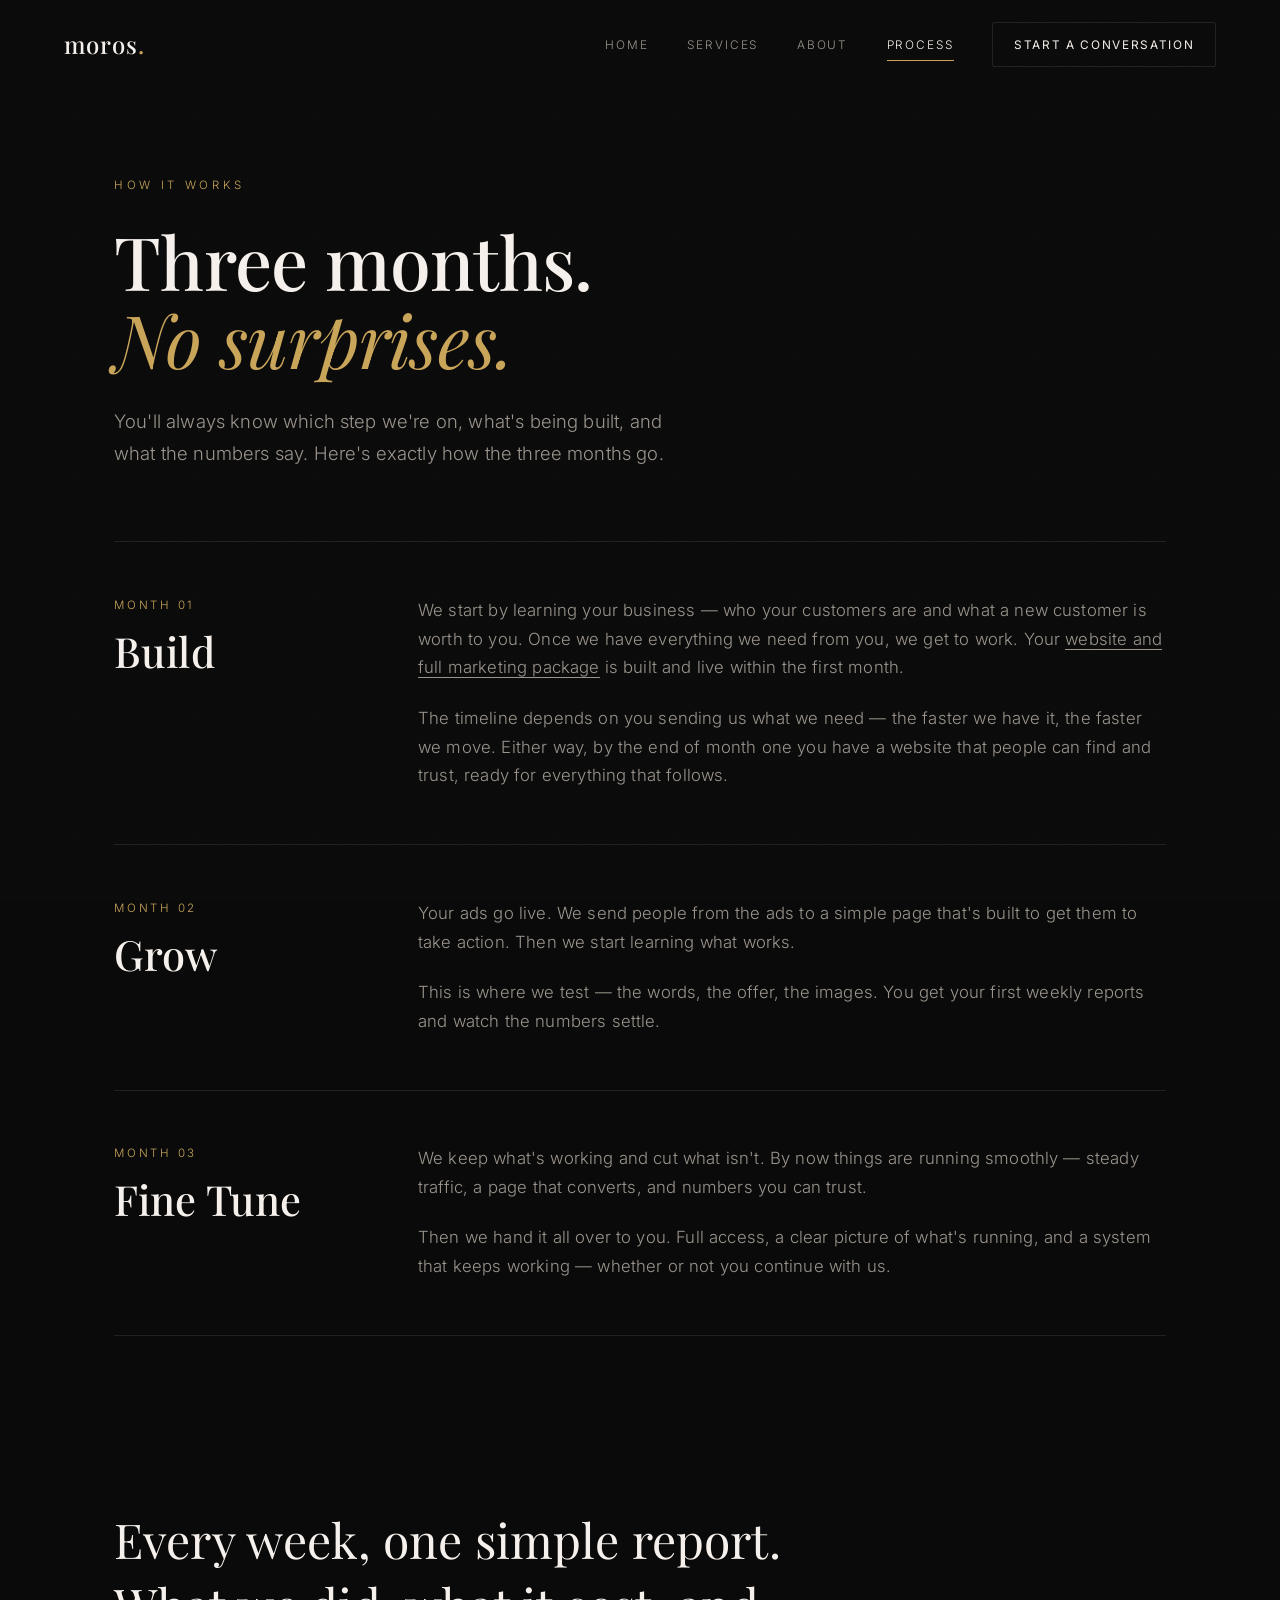
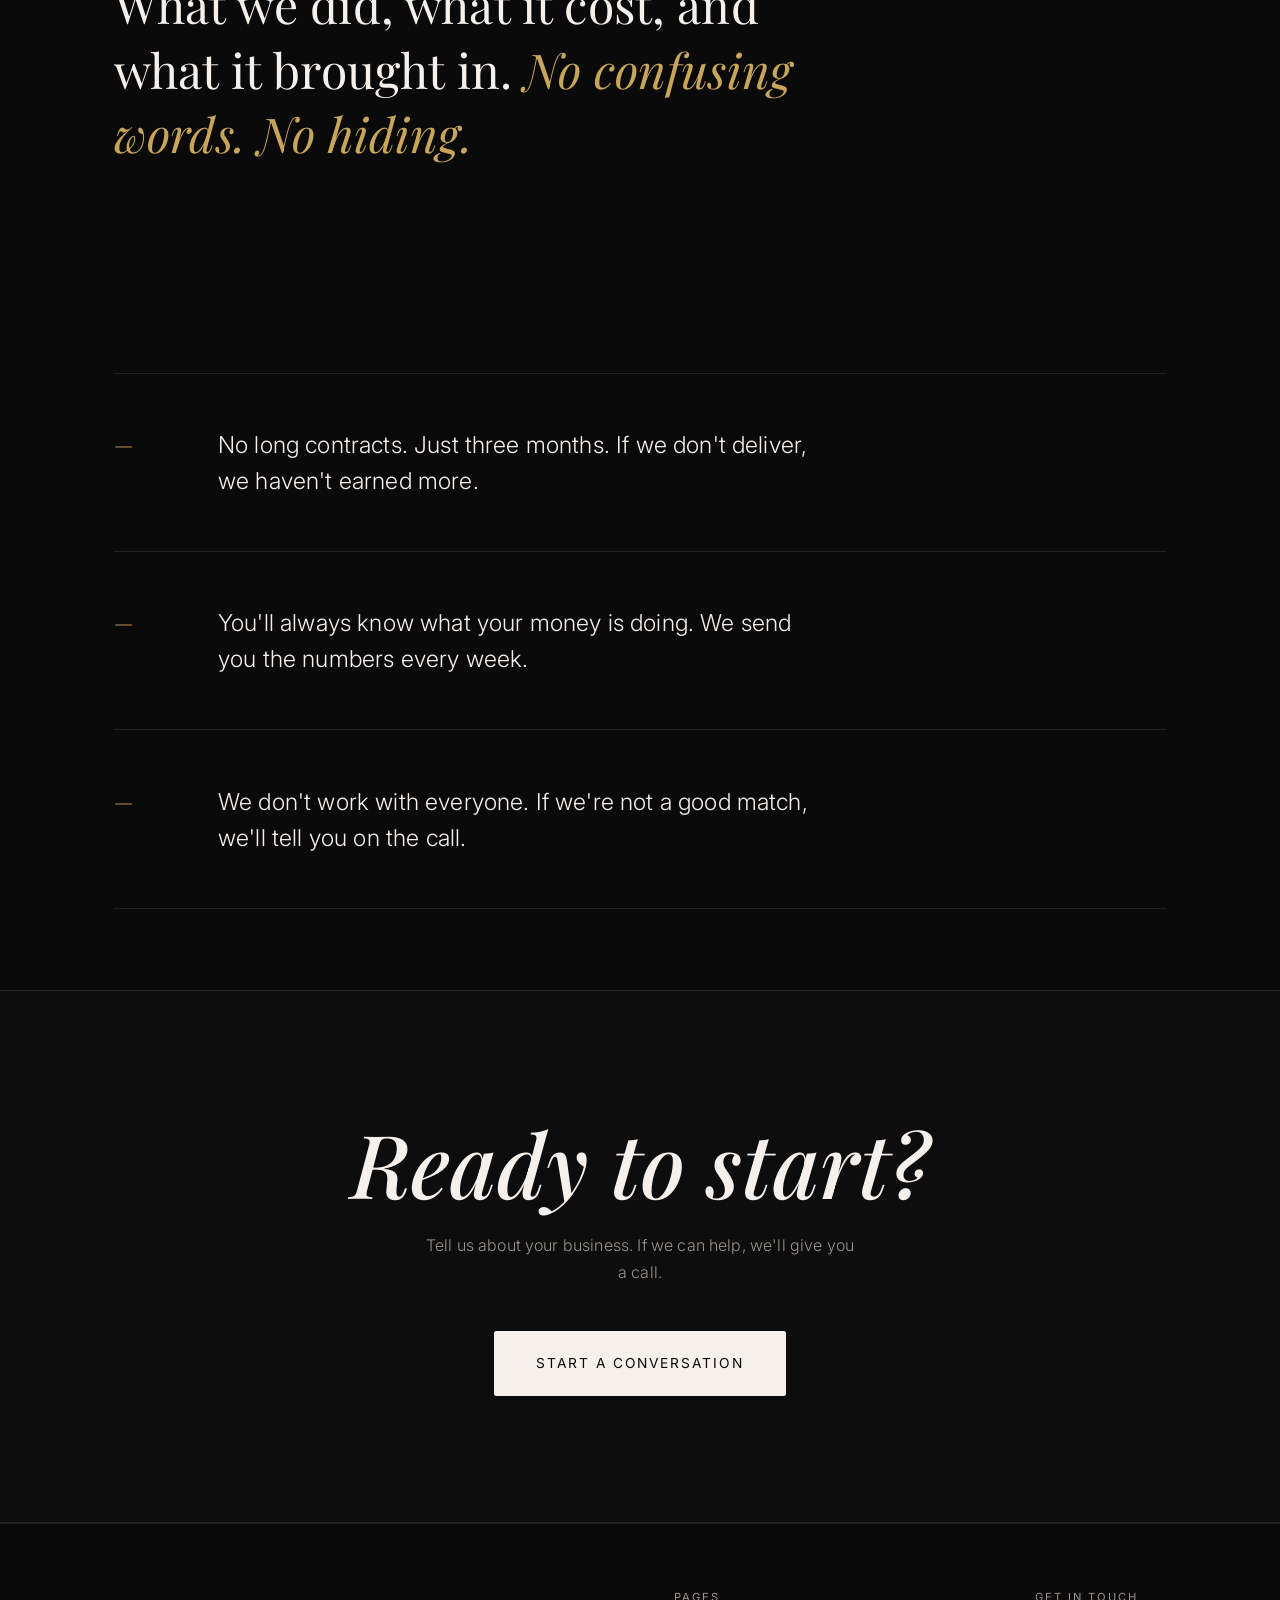
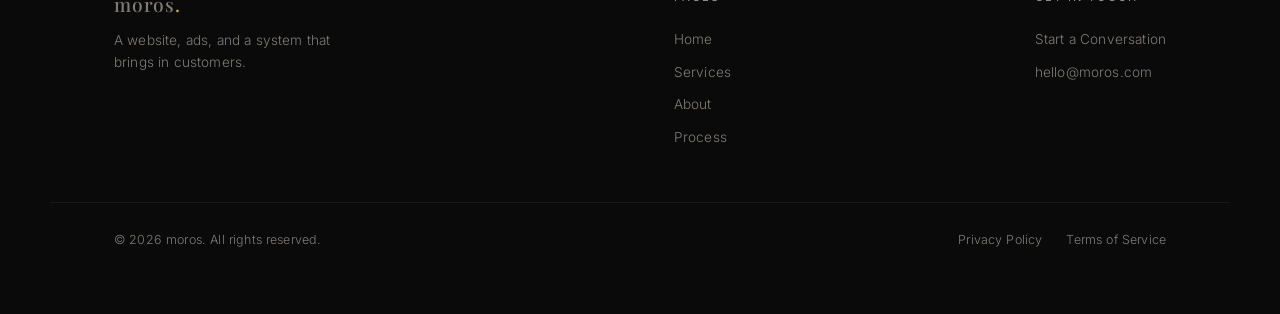
<file: process.html>
<!DOCTYPE html>
<html lang="en">
<head>
<meta charset="UTF-8" />
<meta name="viewport" content="width=device-width, initial-scale=1.0" />
<title>moros — Our 3-Month Marketing Process</title>
<meta name="description" content="Three months, three clear steps. We build your website, grow your customer base with ads, and fine-tune — with a weekly report the whole way through." />
<meta name="robots" content="index, follow" />
<meta property="og:title" content="moros — Our 3-Month Marketing Process" />
<meta property="og:description" content="Three months, three clear steps. We build your website, grow your customer base with ads, and fine-tune — with a weekly report the whole way through." />
<meta property="og:type" content="website" />
<meta property="og:url" content="https://moros.com/process.html" />
<meta property="og:image" content="https://moros.com/assets/og-image.jpg" />
<meta name="twitter:card" content="summary_large_image" />
<meta name="twitter:title" content="moros — Our 3-Month Marketing Process" />
<meta name="twitter:description" content="Three months, three clear steps. We build your website, grow your customer base with ads, and fine-tune — with a weekly report the whole way through." />
<meta name="twitter:image" content="https://moros.com/assets/og-image.jpg" />
<link rel="canonical" href="https://moros.com/process.html" />
<script type="application/ld+json">
{
  "@context": "https://schema.org",
  "@type": "HowTo",
  "name": "The moros 3-Month Marketing Process",
  "description": "Three months, three clear steps. We build your website, grow your customer base with ads, and fine-tune — with a weekly report the whole way through.",
  "url": "https://moros.com/process.html",
  "step": [
    {
      "@type": "HowToStep",
      "position": 1,
      "name": "Month 01 — Build",
      "text": "We learn your business and build your website live within the first month."
    },
    {
      "@type": "HowToStep",
      "position": 2,
      "name": "Month 02 — Grow",
      "text": "We launch Google Ads targeting your ideal customers and start driving leads."
    },
    {
      "@type": "HowToStep",
      "position": 3,
      "name": "Month 03 — Fine Tune",
      "text": "We optimise based on real data and hand the entire system over to you."
    }
  ]
}
</script>
<link rel="icon" type="image/svg+xml" href="data:image/svg+xml,%3Csvg xmlns='http://www.w3.org/2000/svg' viewBox='0 0 32 32'%3E%3Crect width='32' height='32' fill='%230a0a0a'/%3E%3Ctext x='50%25' y='56%25' font-family='Georgia,serif' font-size='22' fill='%23c9a55a' text-anchor='middle' dominant-baseline='middle'%3Em%3C/text%3E%3C/svg%3E" />
<link rel="preconnect" href="https://fonts.googleapis.com" />
<link rel="preconnect" href="https://fonts.gstatic.com" crossorigin />
<link href="https://fonts.googleapis.com/css2?family=Playfair+Display:ital,wght@0,400;0,500;0,600;1,400&family=Inter:wght@300;400;500&display=swap" rel="stylesheet" />
<link rel="stylesheet" href="styles.css" />
</head>
<body id="top">

  <div id="loader" aria-hidden="true">
    <div class="loader-logo">moros<span>.</span></div>
    <div class="loader-track"><div class="loader-bar"></div></div>
  </div>

  <nav id="nav">
    <a href="index.html" class="wordmark">moros<span>.</span></a>
    <button class="nav-toggle" aria-label="Menu" aria-expanded="false"><span></span><span></span><span></span></button>
    <div class="nav-links">
      <a href="index.html" class="navlink">Home</a>
      <a href="services.html" class="navlink">Services</a>
      <a href="about.html" class="navlink">About</a>
      <a href="process.html" class="navlink active">Process</a>
      <a href="contact.html" class="btn btn--ghost">Start a Conversation</a>
    </div>
  </nav>

  <!-- ============ HERO ============ -->
  <section class="page-hero wrap">
    <p class="eyebrow reveal">How it works</p>
    <h1 class="reveal" style="transition-delay:.08s">Three months.<br /><em>No surprises.</em></h1>
    <p class="lede reveal" style="transition-delay:.16s">
      You'll always know which step we're on, what's being built, and what the
      numbers say. Here's exactly how the three months go.
    </p>
  </section>

  <!-- ============ PHASES ============ -->
  <section class="wrap" style="padding-bottom:clamp(2rem,5vh,4rem)">

    <div class="phase reveal">
      <div class="phase-tag">
        <div class="stage-num">Month 01</div>
        <h3>Build</h3>
      </div>
      <div class="phase-body">
        <p>We start by learning your business — who your customers are and what a
          new customer is worth to you. Once we have everything we need from you,
          we get to work. Your <a href="services.html" style="color:var(--gold);text-decoration:none;border-bottom:1px solid currentColor">website and full marketing package</a> is built and live within the first month.</p>
        <p>The timeline depends on you sending us what we need — the faster we
          have it, the faster we move. Either way, by the end of month one you
          have a website that people can find and trust, ready for everything
          that follows.</p>
      </div>
    </div>

    <div class="phase reveal">
      <div class="phase-tag">
        <div class="stage-num">Month 02</div>
        <h3>Grow</h3>
      </div>
      <div class="phase-body">
        <p>Your ads go live. We send people from the ads to a simple page that's
          built to get them to take action. Then we start learning what works.</p>
        <p>This is where we test — the words, the offer, the images. You get your
          first weekly reports and watch the numbers settle.</p>
      </div>
    </div>

    <div class="phase reveal">
      <div class="phase-tag">
        <div class="stage-num">Month 03</div>
        <h3>Fine Tune</h3>
      </div>
      <div class="phase-body">
        <p>We keep what's working and cut what isn't. By now things are running
          smoothly — steady traffic, a page that converts, and numbers you can
          trust.</p>
        <p>Then we hand it all over to you. Full access, a clear picture of
          what's running, and a system that keeps working — whether or not you
          continue with us.</p>
      </div>
    </div>

  </section>

  <!-- ============ WEEKLY RHYTHM ============ -->
  <section class="section-pad wrap">
    <p class="statement reveal">
      Every week, one simple report. What we did, what it cost, and what it brought in.
      <em>No confusing words. No hiding.</em>
    </p>
  </section>

  <!-- ============ THE PROMISE ============ -->
  <section class="section-pad-sm wrap">
    <div class="objections">
      <div class="objection reveal">
        <span class="mark">—</span>
        <p>No long contracts. Just three months. If we don't deliver, we haven't earned more.</p>
      </div>
      <div class="objection reveal">
        <span class="mark">—</span>
        <p>You'll always know what your money is doing. We send you the numbers every week.</p>
      </div>
      <div class="objection reveal">
        <span class="mark">—</span>
        <p>We don't work with everyone. If we're not a good match, we'll tell you on the call.</p>
      </div>
    </div>
  </section>

  <!-- ============ CLOSING ============ -->
  <section class="closing section-pad">
    <div class="wrap">
      <h2 class="reveal">Ready to start?</h2>
      <p class="reveal" style="transition-delay:.08s">Tell us about your business. If we can help, we'll give you a call.</p>
      <div class="reveal" style="transition-delay:.16s">
        <a href="contact.html" class="btn btn--lg">Start a Conversation</a>
      </div>
    </div>
  </section>

  <footer>
    <div class="wrap footer-inner">
      <div>
        <a href="index.html" class="wordmark">moros<span>.</span></a>
        <p class="footer-desc">A website, ads, and a system that brings in customers.</p>
      </div>
      <div class="footer-col">
        <h5>Pages</h5>
        <a href="index.html">Home</a>
        <a href="services.html">Services</a>
        <a href="about.html">About</a>
        <a href="process.html">Process</a>
      </div>
      <div class="footer-col">
        <h5>Get in touch</h5>
        <a href="contact.html">Start a Conversation</a>
        <a href="mailto:hello@moros.com">hello@moros.com</a>
      </div>
    </div>
    <div class="wrap footer-bottom">
      <span>© 2026 moros. All rights reserved.</span>
      <div style="display:flex;gap:1.5rem">
        <a href="privacy.html">Privacy Policy</a>
        <a href="terms.html">Terms of Service</a>
      </div>
    </div>
  </footer>

  <script src="main.js"></script>
</body>
</html>
</file>
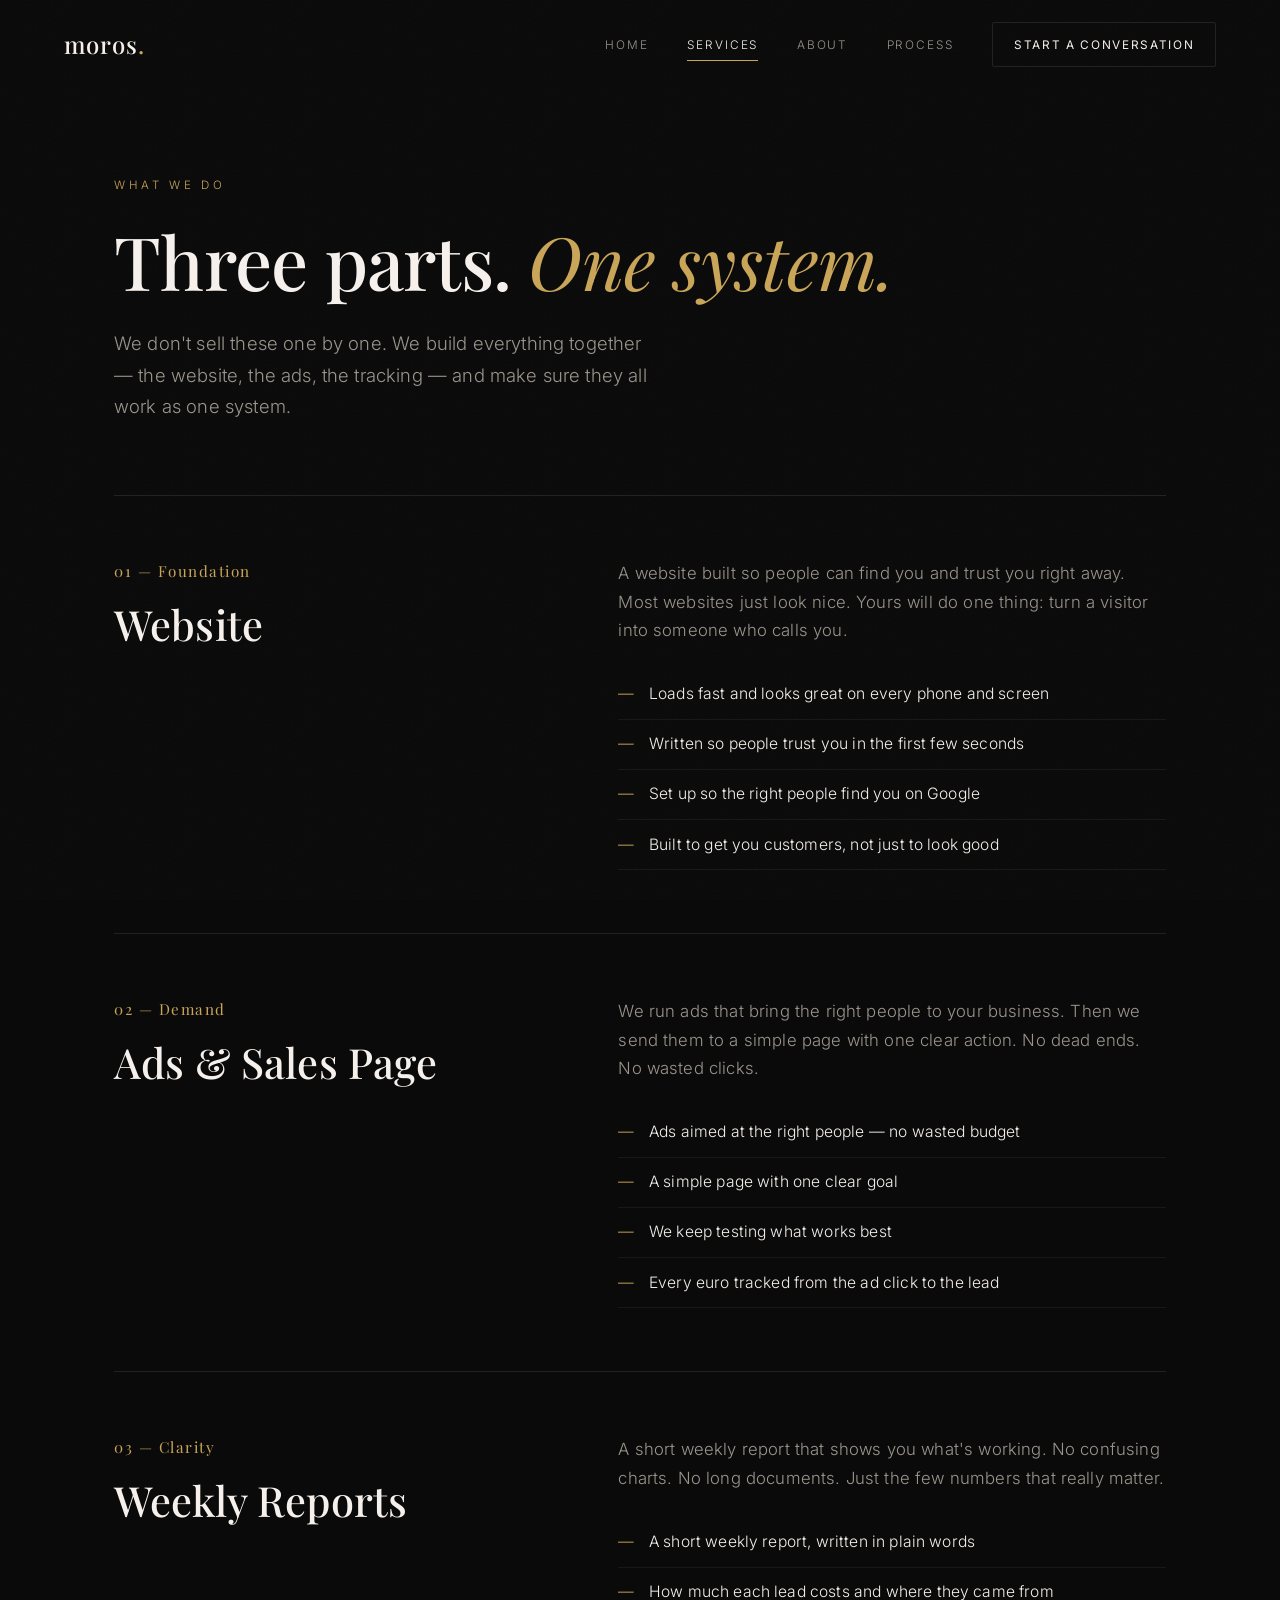
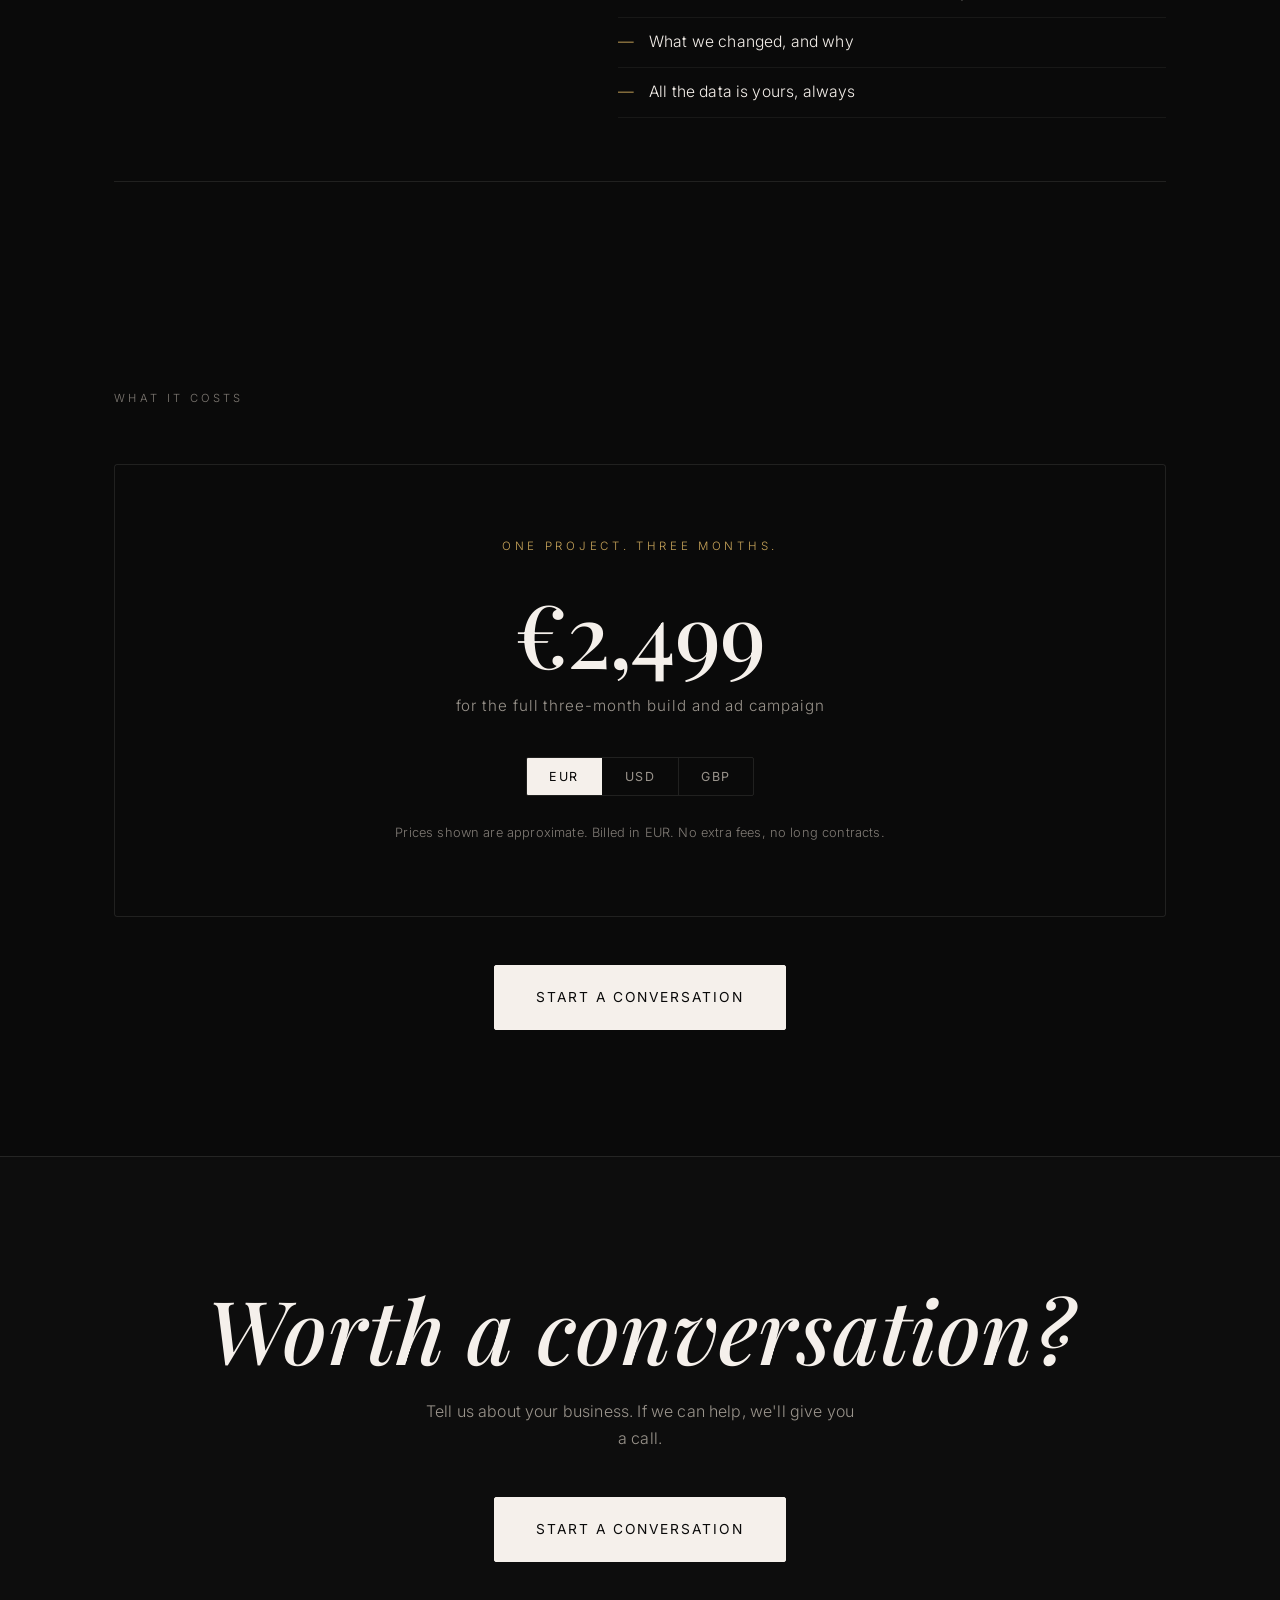
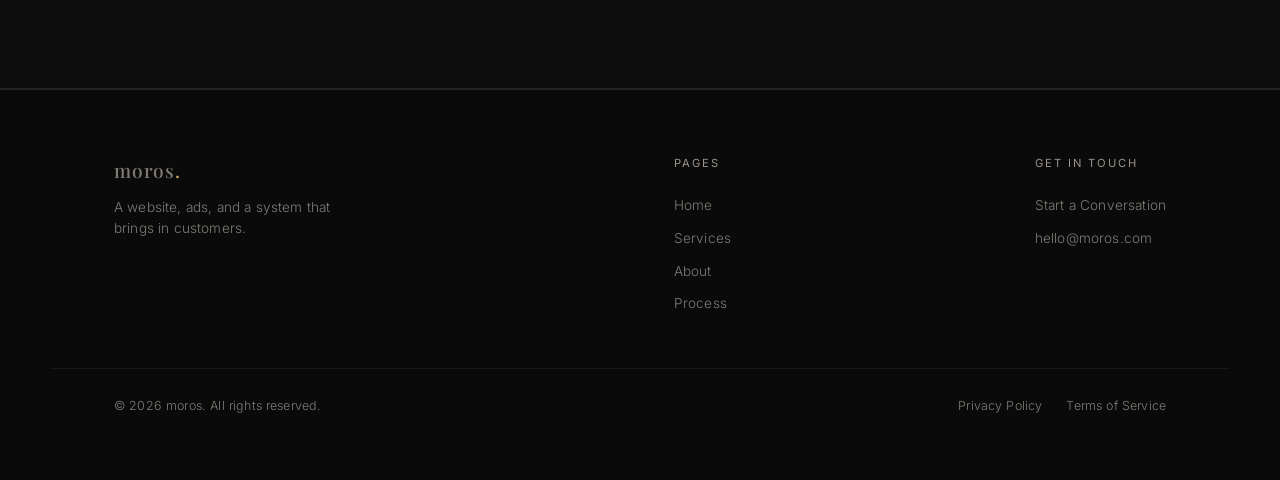
<file: services.html>
<!DOCTYPE html>
<html lang="en">
<head>
<meta charset="UTF-8" />
<meta name="viewport" content="width=device-width, initial-scale=1.0" />
<title>moros — Digital Marketing Services for Local Businesses</title>
<meta name="description" content="A professional website, ads that bring in the right people, a page that turns them into customers, and weekly reports in plain language." />
<meta name="robots" content="index, follow" />
<meta property="og:title" content="moros — Digital Marketing Services for Local Businesses" />
<meta property="og:description" content="A professional website, ads that bring in the right people, a page that turns them into customers, and weekly reports in plain language." />
<meta property="og:type" content="website" />
<meta property="og:url" content="https://moros.com/services.html" />
<meta property="og:image" content="https://moros.com/assets/og-image.jpg" />
<meta name="twitter:card" content="summary_large_image" />
<meta name="twitter:title" content="moros — Digital Marketing Services for Local Businesses" />
<meta name="twitter:description" content="A professional website, ads that bring in the right people, a page that turns them into customers, and weekly reports in plain language." />
<meta name="twitter:image" content="https://moros.com/assets/og-image.jpg" />
<link rel="canonical" href="https://moros.com/services.html" />
<script type="application/ld+json">
{
  "@context": "https://schema.org",
  "@type": "Service",
  "name": "moros Digital Marketing Package",
  "description": "A professional website, Google Ads management, a dedicated landing page, and weekly plain-language reports — all in one 3-month fixed-price engagement.",
  "provider": {
    "@type": "MarketingAgency",
    "name": "moros",
    "url": "https://moros.com"
  },
  "areaServed": "EU",
  "priceRange": "€2499",
  "serviceType": "Digital Marketing",
  "url": "https://moros.com/services.html"
}
</script>
<link rel="icon" type="image/svg+xml" href="data:image/svg+xml,%3Csvg xmlns='http://www.w3.org/2000/svg' viewBox='0 0 32 32'%3E%3Crect width='32' height='32' fill='%230a0a0a'/%3E%3Ctext x='50%25' y='56%25' font-family='Georgia,serif' font-size='22' fill='%23c9a55a' text-anchor='middle' dominant-baseline='middle'%3Em%3C/text%3E%3C/svg%3E" />
<link rel="preconnect" href="https://fonts.googleapis.com" />
<link rel="preconnect" href="https://fonts.gstatic.com" crossorigin />
<link href="https://fonts.googleapis.com/css2?family=Playfair+Display:ital,wght@0,400;0,500;0,600;1,400&family=Inter:wght@300;400;500&display=swap" rel="stylesheet" />
<link rel="stylesheet" href="styles.css" />
</head>
<body id="top">

  <div id="loader" aria-hidden="true">
    <div class="loader-logo">moros<span>.</span></div>
    <div class="loader-track"><div class="loader-bar"></div></div>
  </div>

  <nav id="nav">
    <a href="index.html" class="wordmark">moros<span>.</span></a>
    <button class="nav-toggle" aria-label="Menu" aria-expanded="false"><span></span><span></span><span></span></button>
    <div class="nav-links">
      <a href="index.html" class="navlink">Home</a>
      <a href="services.html" class="navlink active">Services</a>
      <a href="about.html" class="navlink">About</a>
      <a href="process.html" class="navlink">Process</a>
      <a href="contact.html" class="btn btn--ghost">Start a Conversation</a>
    </div>
  </nav>

  <!-- ============ HERO ============ -->
  <section class="page-hero wrap">
    <p class="eyebrow reveal">What we do</p>
    <h1 class="reveal" style="transition-delay:.08s">Three parts. <em>One system.</em></h1>
    <p class="lede reveal" style="transition-delay:.16s">
      We don't sell these one by one. We build everything together — the website,
      the ads, the tracking — and make sure they all work as one system.
    </p>
  </section>

  <!-- ============ SERVICE DETAIL ============ -->
  <section class="wrap" style="padding-bottom:clamp(4rem,9vh,7rem)">

    <div class="svc reveal">
      <div>
        <div class="svc-num">01 — Foundation</div>
        <h3>Website</h3>
      </div>
      <div class="svc-body">
        <p>A website built so people can find you and trust you right away. Most
          websites just look nice. Yours will do one thing: turn a visitor into
          someone who calls you.</p>
        <ul class="svc-list">
          <li>Loads fast and looks great on every phone and screen</li>
          <li>Written so people trust you in the first few seconds</li>
          <li>Set up so the right people find you on Google</li>
          <li>Built to get you customers, not just to look good</li>
        </ul>
      </div>
    </div>

    <div class="svc reveal">
      <div>
        <div class="svc-num">02 — Demand</div>
        <h3>Ads &amp; Sales Page</h3>
      </div>
      <div class="svc-body">
        <p>We run ads that bring the right people to your business. Then we send
          them to a simple page with one clear action. No dead ends. No wasted
          clicks.</p>
        <ul class="svc-list">
          <li>Ads aimed at the right people — no wasted budget</li>
          <li>A simple page with one clear goal</li>
          <li>We keep testing what works best</li>
          <li>Every euro tracked from the ad click to the lead</li>
        </ul>
      </div>
    </div>

    <div class="svc reveal">
      <div>
        <div class="svc-num">03 — Clarity</div>
        <h3>Weekly Reports</h3>
      </div>
      <div class="svc-body">
        <p>A short weekly report that shows you what's working. No confusing
          charts. No long documents. Just the few numbers that really matter.</p>
        <ul class="svc-list">
          <li>A short weekly report, written in plain words</li>
          <li>How much each lead costs and where they came from</li>
          <li>What we changed, and why</li>
          <li>All the data is yours, always</li>
        </ul>
      </div>
    </div>

  </section>

  <!-- ============ PRICING ============ -->
  <section class="section-pad wrap">
    <p class="section-label reveal">What it costs</p>
    <div class="pricing reveal">
      <p class="eyebrow">One project. Three months.</p>
      <div class="price-amount" id="price-amount">€2,499</div>
      <p class="price-term">for the full three-month build and ad campaign</p>
      <div class="price-switch" role="group" aria-label="Currency">
        <button data-cur="EUR" class="active">EUR</button>
        <button data-cur="USD">USD</button>
        <button data-cur="GBP">GBP</button>
      </div>
      <p class="price-note">Prices shown are approximate. Billed in EUR. No extra fees, no long contracts.</p>
    </div>
    <div class="reveal" style="text-align:center;margin-top:3rem">
      <a href="contact.html" class="btn btn--lg">Start a Conversation</a>
    </div>
  </section>

  <!-- ============ CLOSING ============ -->
  <section class="closing section-pad">
    <div class="wrap">
      <h2 class="reveal">Worth a conversation?</h2>
      <p class="reveal" style="transition-delay:.08s">Tell us about your business. If we can help, we'll give you a call.</p>
      <div class="reveal" style="transition-delay:.16s">
        <a href="contact.html" class="btn btn--lg">Start a Conversation</a>
      </div>
    </div>
  </section>

  <footer>
    <div class="wrap footer-inner">
      <div>
        <a href="index.html" class="wordmark">moros<span>.</span></a>
        <p class="footer-desc">A website, ads, and a system that brings in customers.</p>
      </div>
      <div class="footer-col">
        <h5>Pages</h5>
        <a href="index.html">Home</a>
        <a href="services.html">Services</a>
        <a href="about.html">About</a>
        <a href="process.html">Process</a>
      </div>
      <div class="footer-col">
        <h5>Get in touch</h5>
        <a href="contact.html">Start a Conversation</a>
        <a href="mailto:hello@moros.com">hello@moros.com</a>
      </div>
    </div>
    <div class="wrap footer-bottom">
      <span>© 2026 moros. All rights reserved.</span>
      <div style="display:flex;gap:1.5rem">
        <a href="privacy.html">Privacy Policy</a>
        <a href="terms.html">Terms of Service</a>
      </div>
    </div>
  </footer>

  <script src="main.js"></script>
</body>
</html>
</file>
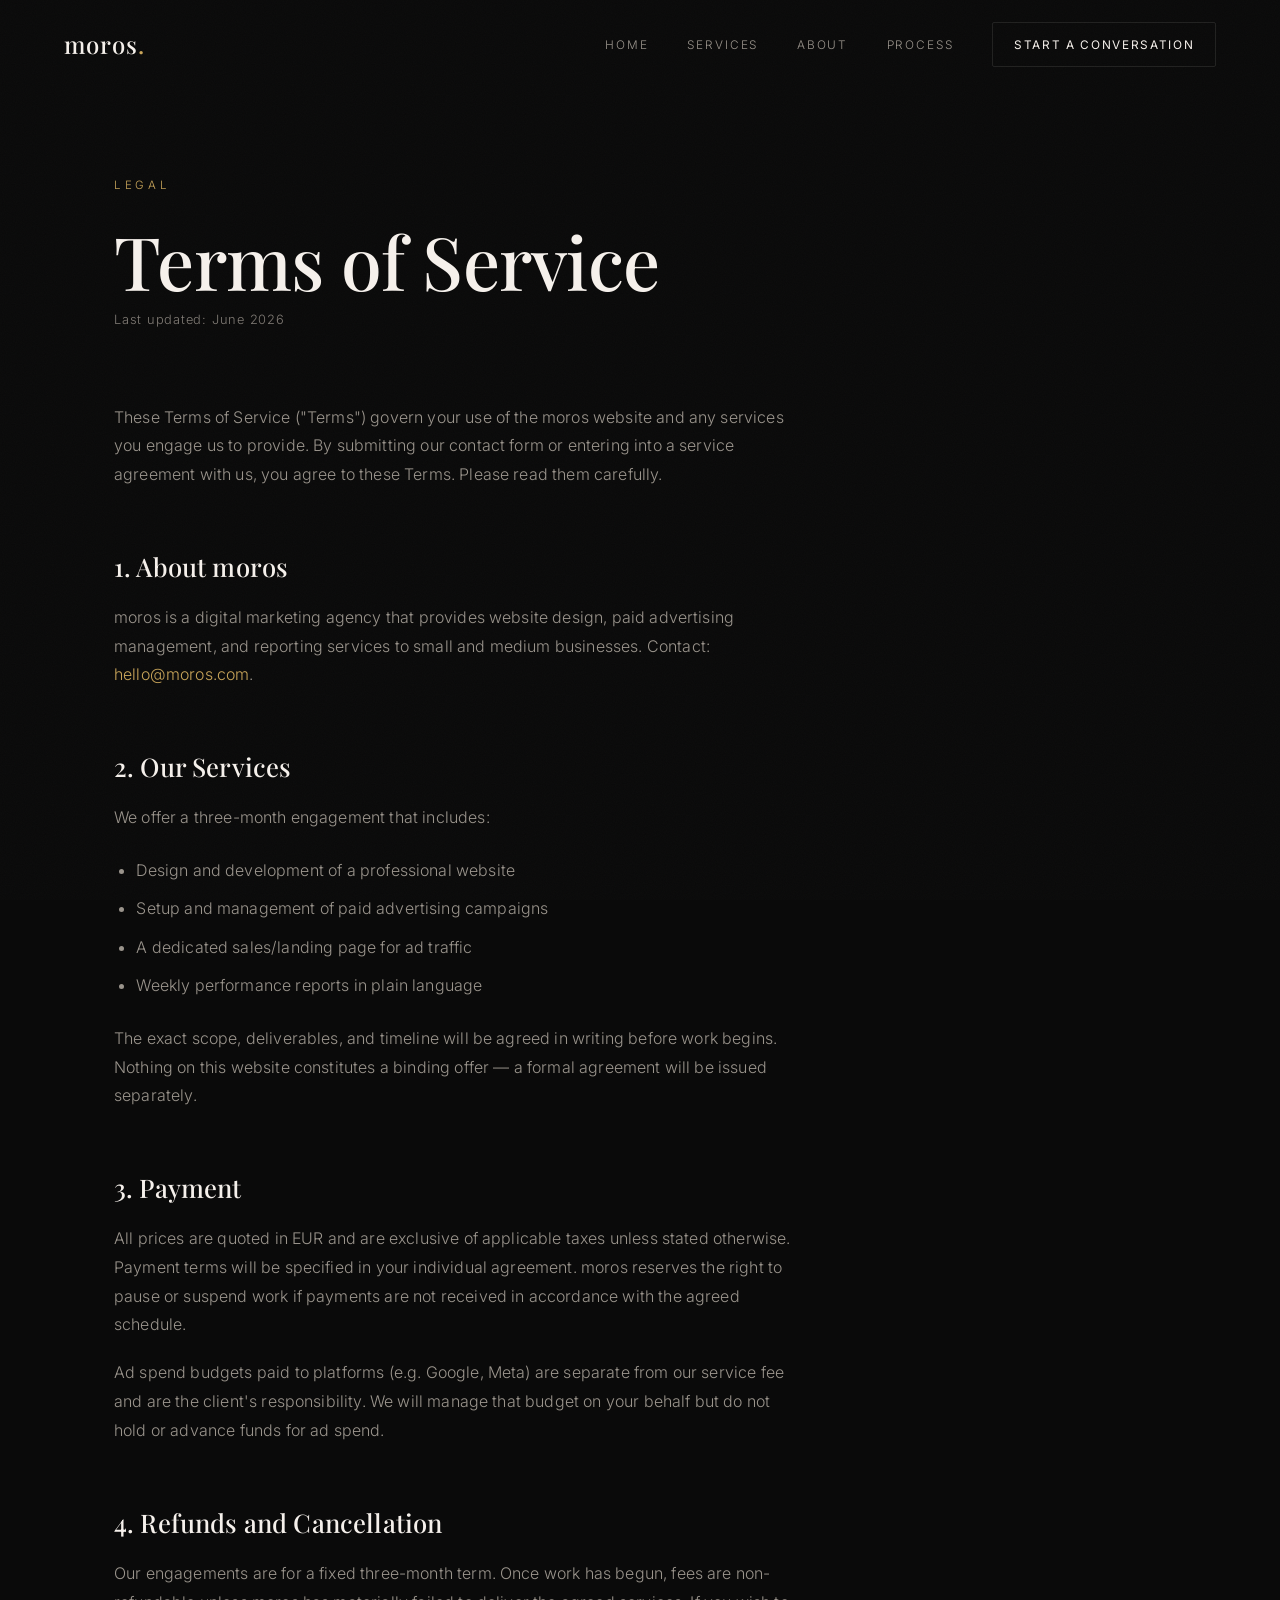
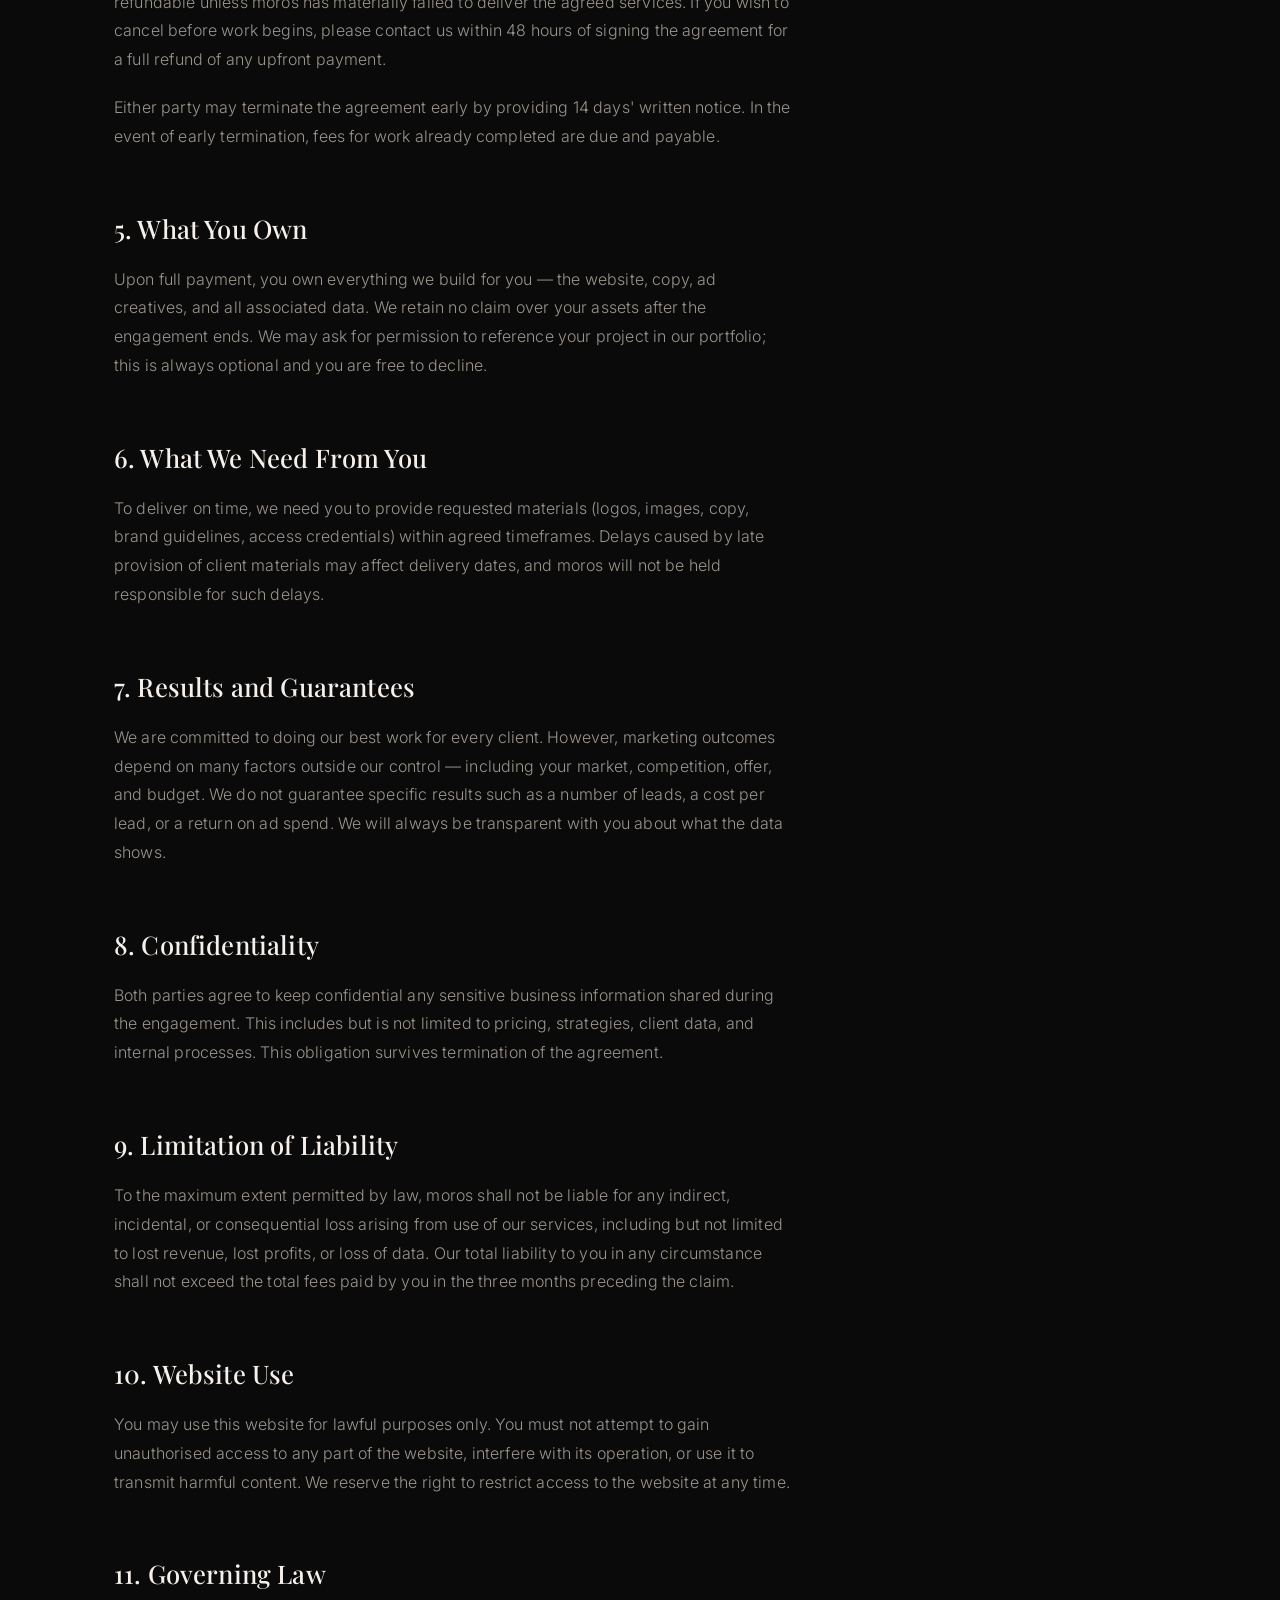
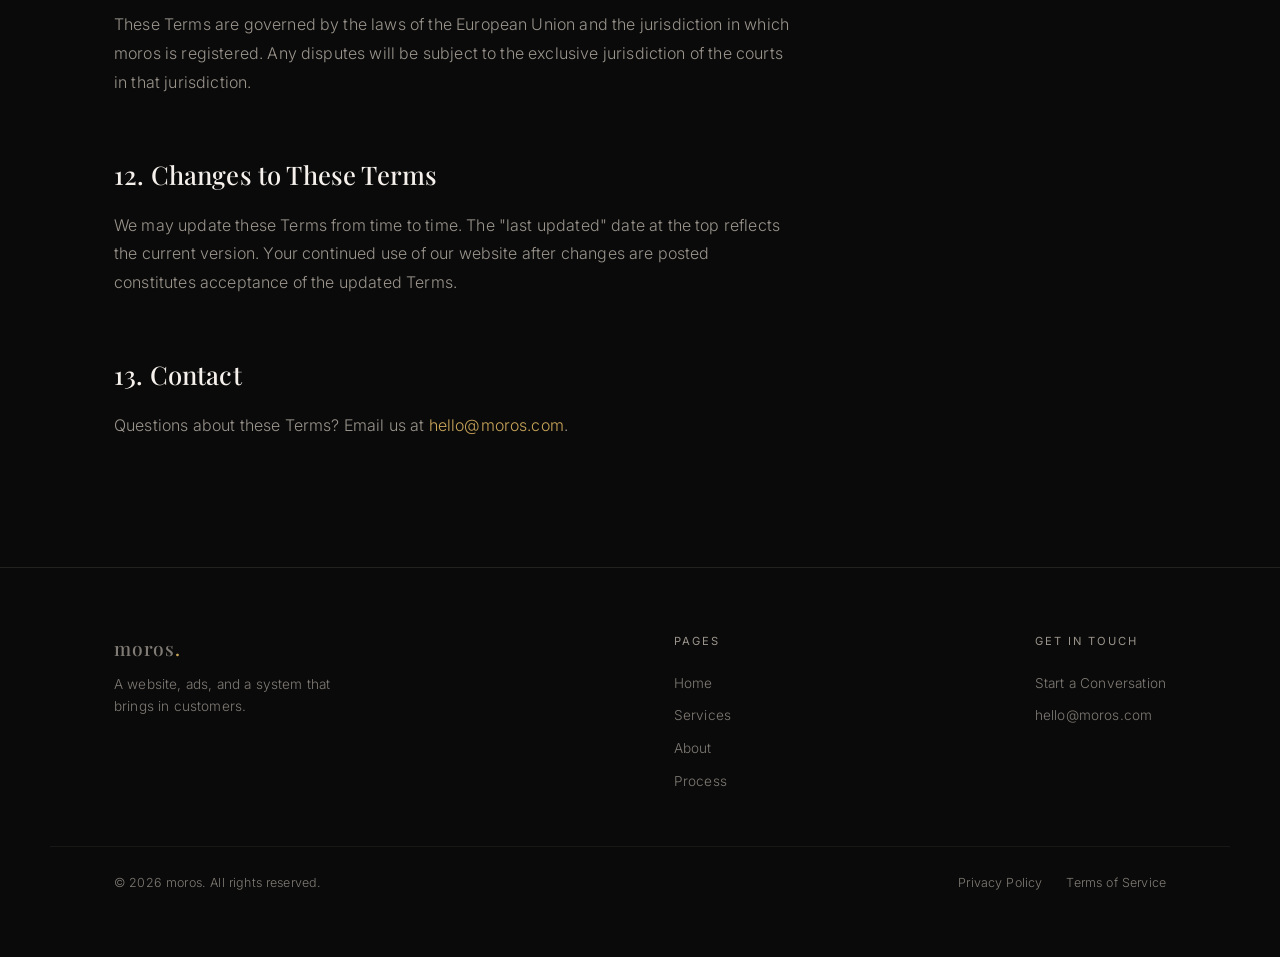
<file: terms.html>
<!DOCTYPE html>
<html lang="en">
<head>
<meta charset="UTF-8" />
<meta name="viewport" content="width=device-width, initial-scale=1.0" />
<title>moros — Terms of Service</title>
<meta name="description" content="The terms and conditions that govern your engagement with moros — what we agree to, what you agree to, and how the project works." />
<meta name="robots" content="index, follow" />
<meta property="og:title" content="moros — Terms of Service" />
<meta property="og:description" content="The terms and conditions that govern your engagement with moros." />
<meta property="og:type" content="website" />
<meta property="og:url" content="https://moros.com/terms.html" />
<meta property="og:image" content="https://moros.com/assets/og-image.jpg" />
<meta name="twitter:card" content="summary" />
<meta name="twitter:title" content="moros — Terms of Service" />
<meta name="twitter:description" content="The terms and conditions that govern your engagement with moros." />
<link rel="canonical" href="https://moros.com/terms.html" />
<script type="application/ld+json">
{
  "@context": "https://schema.org",
  "@type": "WebPage",
  "name": "Terms of Service — moros",
  "description": "The terms and conditions that govern your engagement with moros.",
  "url": "https://moros.com/terms.html"
}
</script>
<link rel="icon" type="image/svg+xml" href="data:image/svg+xml,%3Csvg xmlns='http://www.w3.org/2000/svg' viewBox='0 0 32 32'%3E%3Crect width='32' height='32' fill='%230a0a0a'/%3E%3Ctext x='50%25' y='56%25' font-family='Georgia,serif' font-size='22' fill='%23c9a55a' text-anchor='middle' dominant-baseline='middle'%3Em%3C/text%3E%3C/svg%3E" />
<link rel="preconnect" href="https://fonts.googleapis.com" />
<link rel="preconnect" href="https://fonts.gstatic.com" crossorigin />
<link href="https://fonts.googleapis.com/css2?family=Playfair+Display:ital,wght@0,400;0,500;0,600;1,400&family=Inter:wght@300;400;500&display=swap" rel="stylesheet" />
<link rel="stylesheet" href="styles.css" />
<style>
  .legal-body { max-width: 68ch; }
  .legal-body h2 {
    font-family: var(--serif);
    font-weight: 500;
    font-size: clamp(1.2rem, 2.5vw, 1.6rem);
    margin-top: 3.5rem;
    margin-bottom: 0.9rem;
    color: var(--ink);
  }
  .legal-body p { color: var(--ink-muted); margin-bottom: 1.2rem; font-size: 1rem; line-height: 1.8; }
  .legal-body ul { color: var(--ink-muted); padding-left: 1.4rem; margin-bottom: 1.2rem; }
  .legal-body ul li { padding: 0.3rem 0; font-size: 1rem; line-height: 1.8; }
  .legal-meta { font-size: 0.8rem; color: var(--ink-faint); margin-top: 0.6rem; letter-spacing: 0.06em; }
</style>
</head>
<body id="top">

  <div id="loader" aria-hidden="true">
    <div class="loader-logo">moros<span>.</span></div>
    <div class="loader-track"><div class="loader-bar"></div></div>
  </div>

  <nav id="nav">
    <a href="index.html" class="wordmark">moros<span>.</span></a>
    <button class="nav-toggle" aria-label="Menu" aria-expanded="false"><span></span><span></span><span></span></button>
    <div class="nav-links">
      <a href="index.html" class="navlink">Home</a>
      <a href="services.html" class="navlink">Services</a>
      <a href="about.html" class="navlink">About</a>
      <a href="process.html" class="navlink">Process</a>
      <a href="contact.html" class="btn btn--ghost">Start a Conversation</a>
    </div>
  </nav>

  <section class="page-hero wrap">
    <p class="eyebrow">Legal</p>
    <h1>Terms of Service</h1>
    <p class="legal-meta">Last updated: June 2026</p>
  </section>

  <section class="wrap" style="padding-bottom: clamp(5rem, 12vh, 9rem)">
    <div class="legal-body">

      <p>These Terms of Service ("Terms") govern your use of the moros website and any services you engage us to provide. By submitting our contact form or entering into a service agreement with us, you agree to these Terms. Please read them carefully.</p>

      <h2>1. About moros</h2>
      <p>moros is a digital marketing agency that provides website design, paid advertising management, and reporting services to small and medium businesses. Contact: <a href="mailto:hello@moros.com" class="accent">hello@moros.com</a>.</p>

      <h2>2. Our Services</h2>
      <p>We offer a three-month engagement that includes:</p>
      <ul>
        <li>Design and development of a professional website</li>
        <li>Setup and management of paid advertising campaigns</li>
        <li>A dedicated sales/landing page for ad traffic</li>
        <li>Weekly performance reports in plain language</li>
      </ul>
      <p>The exact scope, deliverables, and timeline will be agreed in writing before work begins. Nothing on this website constitutes a binding offer — a formal agreement will be issued separately.</p>

      <h2>3. Payment</h2>
      <p>All prices are quoted in EUR and are exclusive of applicable taxes unless stated otherwise. Payment terms will be specified in your individual agreement. moros reserves the right to pause or suspend work if payments are not received in accordance with the agreed schedule.</p>
      <p>Ad spend budgets paid to platforms (e.g. Google, Meta) are separate from our service fee and are the client's responsibility. We will manage that budget on your behalf but do not hold or advance funds for ad spend.</p>

      <h2>4. Refunds and Cancellation</h2>
      <p>Our engagements are for a fixed three-month term. Once work has begun, fees are non-refundable unless moros has materially failed to deliver the agreed services. If you wish to cancel before work begins, please contact us within 48 hours of signing the agreement for a full refund of any upfront payment.</p>
      <p>Either party may terminate the agreement early by providing 14 days' written notice. In the event of early termination, fees for work already completed are due and payable.</p>

      <h2>5. What You Own</h2>
      <p>Upon full payment, you own everything we build for you — the website, copy, ad creatives, and all associated data. We retain no claim over your assets after the engagement ends. We may ask for permission to reference your project in our portfolio; this is always optional and you are free to decline.</p>

      <h2>6. What We Need From You</h2>
      <p>To deliver on time, we need you to provide requested materials (logos, images, copy, brand guidelines, access credentials) within agreed timeframes. Delays caused by late provision of client materials may affect delivery dates, and moros will not be held responsible for such delays.</p>

      <h2>7. Results and Guarantees</h2>
      <p>We are committed to doing our best work for every client. However, marketing outcomes depend on many factors outside our control — including your market, competition, offer, and budget. We do not guarantee specific results such as a number of leads, a cost per lead, or a return on ad spend. We will always be transparent with you about what the data shows.</p>

      <h2>8. Confidentiality</h2>
      <p>Both parties agree to keep confidential any sensitive business information shared during the engagement. This includes but is not limited to pricing, strategies, client data, and internal processes. This obligation survives termination of the agreement.</p>

      <h2>9. Limitation of Liability</h2>
      <p>To the maximum extent permitted by law, moros shall not be liable for any indirect, incidental, or consequential loss arising from use of our services, including but not limited to lost revenue, lost profits, or loss of data. Our total liability to you in any circumstance shall not exceed the total fees paid by you in the three months preceding the claim.</p>

      <h2>10. Website Use</h2>
      <p>You may use this website for lawful purposes only. You must not attempt to gain unauthorised access to any part of the website, interfere with its operation, or use it to transmit harmful content. We reserve the right to restrict access to the website at any time.</p>

      <h2>11. Governing Law</h2>
      <p>These Terms are governed by the laws of the European Union and the jurisdiction in which moros is registered. Any disputes will be subject to the exclusive jurisdiction of the courts in that jurisdiction.</p>

      <h2>12. Changes to These Terms</h2>
      <p>We may update these Terms from time to time. The "last updated" date at the top reflects the current version. Your continued use of our website after changes are posted constitutes acceptance of the updated Terms.</p>

      <h2>13. Contact</h2>
      <p>Questions about these Terms? Email us at <a href="mailto:hello@moros.com" class="accent">hello@moros.com</a>.</p>

    </div>
  </section>

  <footer>
    <div class="wrap footer-inner">
      <div>
        <a href="index.html" class="wordmark">moros<span>.</span></a>
        <p class="footer-desc">A website, ads, and a system that brings in customers.</p>
      </div>
      <div class="footer-col">
        <h5>Pages</h5>
        <a href="index.html">Home</a>
        <a href="services.html">Services</a>
        <a href="about.html">About</a>
        <a href="process.html">Process</a>
      </div>
      <div class="footer-col">
        <h5>Get in touch</h5>
        <a href="contact.html">Start a Conversation</a>
        <a href="mailto:hello@moros.com">hello@moros.com</a>
      </div>
    </div>
    <div class="wrap footer-bottom">
      <span>© 2026 moros. All rights reserved.</span>
      <div style="display:flex;gap:1.5rem">
        <a href="privacy.html">Privacy Policy</a>
        <a href="terms.html">Terms of Service</a>
      </div>
    </div>
  </footer>

  <script src="main.js"></script>
</body>
</html>
</file>
<file: styles.css>
/* ============================================================
   moros — shared stylesheet
   Cinematic Premium Agency
   ============================================================ */

:root {
  --bg:        #0a0a0a;
  --bg-soft:   #0d0d0d;
  --ink:       #f5f0eb;
  --ink-muted: #9a948c;
  --ink-faint: #807b75;
  --accent:    #c9a55a;
  --line:      rgba(245, 240, 235, 0.10);
  --line-soft: rgba(245, 240, 235, 0.06);

  --serif: "Playfair Display", Georgia, serif;
  --sans:  "Inter", -apple-system, BlinkMacSystemFont, "Segoe UI", sans-serif;

  --maxw: 1180px;
  --gutter: clamp(1.5rem, 5vw, 6rem);
}

* { margin: 0; padding: 0; box-sizing: border-box; }

html { scroll-behavior: smooth; -webkit-text-size-adjust: 100%; background: #0a0a0a; }

body {
  background: var(--bg);
  color: var(--ink);
  font-family: var(--sans);
  font-weight: 300;
  line-height: 1.7;
  letter-spacing: 0.01em;
  -webkit-font-smoothing: antialiased;
  -moz-osx-font-smoothing: grayscale;
  overflow-x: hidden;
  touch-action: manipulation;
  overscroll-behavior-y: none;
}

/* hide grain while loader is covering the screen */
body:has(#loader:not(.done)) ::before { display: none; }

/* fine grain texture overlay */
body::before {
  content: "";
  position: fixed;
  inset: 0;
  pointer-events: none;
  z-index: 1;
  opacity: 0.025;
  background-image: url("data:image/svg+xml,%3Csvg xmlns='http://www.w3.org/2000/svg' width='120' height='120'%3E%3Cfilter id='n'%3E%3CfeTurbulence type='fractalNoise' baseFrequency='0.9' numOctaves='3'/%3E%3C/filter%3E%3Crect width='100%25' height='100%25' filter='url(%23n)'/%3E%3C/svg%3E");
}

::selection { background: var(--accent); color: var(--bg); }

/* Skip-to-content — visible only on keyboard focus */
.skip-link {
  position: absolute;
  top: -100%;
  left: 1.5rem;
  z-index: 10000;
  background: var(--accent);
  color: var(--bg);
  padding: 0.65rem 1.2rem;
  font-size: 0.75rem;
  font-family: var(--sans);
  letter-spacing: 0.14em;
  text-transform: uppercase;
  border-radius: 2px;
  transition: top 0.2s ease;
}
.skip-link:focus { top: 0.75rem; outline: 2px solid var(--ink); outline-offset: 2px; }

/* Global keyboard focus ring */
:focus-visible {
  outline: 2px solid var(--accent);
  outline-offset: 3px;
  border-radius: 2px;
}
:focus:not(:focus-visible) { outline: none; }

a { color: inherit; text-decoration: none; }

img { max-width: 100%; display: block; }

.wrap {
  max-width: var(--maxw);
  margin-inline: auto;
  padding-inline: var(--gutter);
}

.accent { color: var(--accent); }


/* ---------- Loader ---------- */
#loader {
  position: fixed;
  top: 0; left: 0;
  width: 100vw; height: 100vh;
  z-index: 9999;
  background: #0a0a0a;
  display: flex;
  flex-direction: column;
  align-items: center;
  justify-content: center;
  gap: 2.8rem;
  transition: opacity 0.75s ease;
  transform: translateZ(0); /* own GPU layer — sits above canvas compositor layer */
  isolation: isolate;
}
#loader.done { opacity: 0; pointer-events: none; }
/* Page-transition mode: plain dark overlay, no logo or bar */
#loader.pg-enter .loader-logo,
#loader.pg-enter .loader-track { display: none; }
.loader-logo {
  font-family: var(--serif);
  font-size: 2.6rem;
  font-weight: 500;
  letter-spacing: 0.04em;
  color: var(--ink);
}
.loader-logo span { color: var(--accent); }
.loader-track {
  width: 140px;
  height: 1px;
  background: var(--line);
  position: relative;
  overflow: hidden;
}
.loader-bar {
  position: absolute;
  top: 0; bottom: 0; left: 0;
  right: 100%;
  background: var(--accent);
  transition: right 1.1s cubic-bezier(0.22, 1, 0.36, 1);
}
.loader-bar.go { right: 0; }

/* ---------- Buttons ---------- */
.btn {
  display: inline-block;
  font-family: var(--sans);
  font-weight: 400;
  font-size: 0.82rem;
  letter-spacing: 0.14em;
  text-transform: uppercase;
  color: var(--bg);
  background: var(--ink);
  padding: 1rem 1.9rem;
  border: 1px solid var(--ink);
  border-radius: 2px;
  cursor: pointer;
  transition: background 0.25s ease, color 0.25s ease, border-color 0.25s ease;
}
.btn:hover { background: transparent; color: var(--ink); }

.btn--ghost {
  background: transparent;
  color: var(--ink);
  border-color: var(--line);
  font-size: 0.74rem;
  padding: 0.7rem 1.3rem;
}
.btn--ghost:hover { border-color: var(--ink); background: transparent; }

.btn--lg { padding: 1.25rem 2.6rem; font-size: 0.86rem; }

/* ---------- Nav ---------- */
nav {
  position: fixed;
  top: 0; left: 0; right: 0;
  z-index: 50;
  display: flex;
  align-items: center;
  justify-content: space-between;
  padding: 1.4rem var(--gutter);
  transition: background 0.5s ease, padding 0.5s ease, border-color 0.5s ease;
  border-bottom: 1px solid transparent;
}
nav.scrolled {
  background: rgba(10, 10, 10, 0.82);
  backdrop-filter: blur(14px);
  -webkit-backdrop-filter: blur(14px);
  padding-top: 1rem;
  padding-bottom: 1rem;
  border-bottom-color: var(--line-soft);
}
.wordmark {
  font-family: var(--serif);
  font-size: 1.5rem;
  font-weight: 500;
  letter-spacing: 0.04em;
}
.wordmark span { color: var(--accent); }

.nav-links {
  display: flex;
  align-items: center;
  gap: 2.4rem;
}
.nav-links a.navlink {
  font-size: 0.74rem;
  letter-spacing: 0.16em;
  text-transform: uppercase;
  color: var(--ink-muted);
  transition: color 0.35s ease;
  position: relative;
}
.nav-links a.navlink:hover { color: var(--ink); }
.nav-links a.navlink.active { color: var(--ink); }
.nav-links a.navlink.active::after {
  content: "";
  position: absolute;
  left: 0; bottom: -6px;
  width: 100%; height: 1px;
  background: var(--accent);
}

/* mobile nav toggle */
.nav-toggle {
  display: none;
  background: none;
  border: none;
  cursor: pointer;
  color: var(--ink);
  flex-direction: column;
  gap: 5px;
  padding: 6px;
}
.nav-toggle span {
  display: block;
  width: 24px;
  height: 1.5px;
  background: var(--ink);
  transition: transform 0.4s ease, opacity 0.3s ease;
}
.nav-toggle.open span:nth-child(1) { transform: translateY(6.5px) rotate(45deg); }
.nav-toggle.open span:nth-child(2) { opacity: 0; }
.nav-toggle.open span:nth-child(3) { transform: translateY(-6.5px) rotate(-45deg); }

/* ---------- Reveal animation ---------- */
.reveal {
  opacity: 0;
  transform: translateY(26px);
  transition: opacity 0.8s cubic-bezier(0.22, 1, 0.36, 1),
              transform 0.8s cubic-bezier(0.22, 1, 0.36, 1);
  will-change: opacity, transform;
}
.reveal.in { opacity: 1; transform: none; }

@media (prefers-reduced-motion: reduce) {
  .reveal { opacity: 1; transform: none; transition: none; }
  html { scroll-behavior: auto; }
}

/* ---------- Page hero (interior pages) ---------- */
.page-hero {
  padding-top: 11rem;
  padding-bottom: clamp(3rem, 8vh, 6rem);
}
.page-hero .eyebrow { margin-bottom: 1.6rem; }
.page-hero h1 {
  font-family: var(--serif);
  font-weight: 500;
  font-size: clamp(2.4rem, 6.5vw, 4.6rem);
  line-height: 1.06;
  letter-spacing: -0.01em;
  max-width: 18ch;
}
.page-hero h1 em { font-style: italic; color: var(--accent); font-weight: 400; }
.page-hero .lede {
  margin-top: 1.8rem;
  font-size: clamp(1rem, 1.6vw, 1.16rem);
  color: var(--ink-muted);
  max-width: 50ch;
}

.eyebrow {
  font-size: 0.72rem;
  letter-spacing: 0.32em;
  text-transform: uppercase;
  color: var(--accent);
}

/* ---------- Home hero ---------- */
header.hero {
  min-height: 100vh;
  min-height: 100svh;
  height: auto;
  display: flex;
  flex-direction: column;
  justify-content: center;
  position: relative;
  z-index: 1;
  padding-top: 8rem;
  padding-bottom: 6rem;
}
header.hero .eyebrow { margin-bottom: 2.2rem; }
header.hero h1 {
  font-family: var(--serif);
  font-weight: 500;
  font-size: clamp(2.7rem, 7.5vw, 5.6rem);
  line-height: 1.04;
  letter-spacing: -0.01em;
  max-width: 16ch;
}
header.hero h1 em { font-style: italic; color: var(--accent); font-weight: 400; }
.hero-sub {
  margin-top: 2rem;
  font-size: clamp(1rem, 1.7vw, 1.18rem);
  color: var(--ink-muted);
  max-width: 48ch;
  line-height: 1.75;
}
.hero-cta { margin-top: 3rem; display: flex; gap: 1.2rem; flex-wrap: wrap; align-items: center; }
.hero-rule {
  margin-top: 5rem;
  height: 1px;
  width: 100%;
  background: linear-gradient(90deg, var(--line) 0%, transparent 80%);
}
.text-link {
  font-size: 0.78rem;
  letter-spacing: 0.14em;
  text-transform: uppercase;
  color: var(--ink-muted);
  border-bottom: 1px solid var(--line);
  padding-bottom: 3px;
  transition: color 0.35s ease, border-color 0.35s ease;
}
.text-link:hover { color: var(--ink); border-color: var(--accent); }

/* ---------- Section scaffolding ---------- */
section { position: relative; z-index: 2; }
.section-pad { padding-block: clamp(6rem, 14vh, 11rem); }
.section-pad-sm { padding-block: clamp(4rem, 9vh, 7rem); }

.section-label {
  font-size: 0.7rem;
  letter-spacing: 0.3em;
  text-transform: uppercase;
  color: var(--ink-faint);
  margin-bottom: 3.5rem;
}

.section-head {
  font-family: var(--serif);
  font-weight: 500;
  font-size: clamp(1.9rem, 4.5vw, 3.2rem);
  line-height: 1.15;
  max-width: 20ch;
  margin-bottom: 1.4rem;
}
.section-head em { font-style: italic; color: var(--accent); font-weight: 400; }
.section-intro {
  color: var(--ink-muted);
  max-width: 52ch;
  font-size: 1.05rem;
}

/* ---------- Problem ---------- */
.problem p {
  font-family: var(--serif);
  font-weight: 400;
  font-size: clamp(1.6rem, 3.6vw, 2.7rem);
  line-height: 1.4;
  max-width: 22ch;
  color: var(--ink);
}
.problem .muted { color: var(--ink-faint); }

/* ---------- Offer grid ---------- */
.offer-grid { border-top: 1px solid var(--line); }
.offer-row {
  display: grid;
  grid-template-columns: 4.5rem 1fr 1.4fr;
  gap: 2rem;
  align-items: start;
  padding-block: 3.6rem;
  border-bottom: 1px solid var(--line);
}
.offer-num {
  font-family: var(--serif);
  font-size: 1.05rem;
  color: var(--accent);
  padding-top: 0.4rem;
}
.offer-title {
  font-family: var(--serif);
  font-weight: 500;
  font-size: clamp(1.5rem, 3vw, 2.1rem);
  line-height: 1.2;
}
.offer-desc {
  color: var(--ink-muted);
  font-size: 1.02rem;
  max-width: 44ch;
  padding-top: 0.3rem;
}
.offer-desc .meta {
  display: block;
  margin-top: 1rem;
  font-size: 0.78rem;
  letter-spacing: 0.1em;
  text-transform: uppercase;
  color: var(--ink-faint);
}

/* ---------- Service detail blocks ---------- */
.svc {
  display: grid;
  grid-template-columns: 1fr 1.2fr;
  gap: 3rem;
  padding-block: clamp(3rem, 7vh, 5.5rem);
  border-bottom: 1px solid var(--line);
  align-items: start;
}
.svc:first-of-type { border-top: 1px solid var(--line); }
.svc-num {
  font-family: var(--serif);
  font-size: 0.95rem;
  color: var(--accent);
  letter-spacing: 0.1em;
  margin-bottom: 1rem;
}
.svc h3 {
  font-family: var(--serif);
  font-weight: 500;
  font-size: clamp(1.8rem, 4vw, 2.6rem);
  line-height: 1.1;
}
.svc-body p { color: var(--ink-muted); font-size: 1.05rem; margin-bottom: 1.6rem; }
.svc-list { list-style: none; }
.svc-list li {
  padding: 0.7rem 0;
  border-bottom: 1px solid var(--line-soft);
  color: var(--ink);
  font-size: 0.98rem;
  display: flex;
  gap: 0.9rem;
}
.svc-list li::before { content: "—"; color: var(--accent); }

/* ---------- Pricing ---------- */
.pricing {
  border: 1px solid var(--line);
  border-radius: 3px;
  padding: clamp(2.5rem, 6vw, 4.5rem);
  text-align: center;
}
.pricing .eyebrow { margin-bottom: 2rem; }
.price-amount {
  font-family: var(--serif);
  font-weight: 500;
  font-size: clamp(3rem, 9vw, 5.5rem);
  line-height: 1;
  letter-spacing: -0.01em;
}
.price-term {
  color: var(--ink-muted);
  font-size: 0.95rem;
  margin-top: 1rem;
  letter-spacing: 0.06em;
}
.price-switch {
  display: inline-flex;
  gap: 0;
  margin-top: 2.4rem;
  border: 1px solid var(--line);
  border-radius: 2px;
  overflow: hidden;
}
.price-switch button {
  background: transparent;
  border: none;
  color: var(--ink-muted);
  font-family: var(--sans);
  font-size: 0.78rem;
  letter-spacing: 0.12em;
  padding: 0.7rem 1.4rem;
  cursor: pointer;
  transition: background 0.35s ease, color 0.35s ease;
  border-right: 1px solid var(--line);
}
.price-switch button:last-child { border-right: none; }
.price-switch button.active { background: var(--ink); color: var(--bg); }
.price-note {
  margin-top: 1.6rem;
  font-size: 0.8rem;
  color: var(--ink-faint);
}

/* ---------- Timeline / process ---------- */
.timeline {
  display: grid;
  grid-template-columns: repeat(3, 1fr);
  gap: 0;
  border-top: 1px solid var(--line);
}
.stage {
  padding: 4.5rem 3rem 4.5rem 3rem;
  border-right: 1px solid var(--line);
}
.stage:first-child { padding-left: 0; }
.stage:last-child { border-right: none; padding-right: 0; }
.stage-num {
  font-size: 0.72rem;
  letter-spacing: 0.24em;
  text-transform: uppercase;
  color: var(--accent);
  margin-bottom: 1.2rem;
}
.stage h3 {
  font-family: var(--serif);
  font-weight: 500;
  font-size: 1.5rem;
  margin-bottom: 0.9rem;
}
.stage p { color: var(--ink-muted); font-size: 0.98rem; }

/* process — full rows */
.phase {
  display: grid;
  grid-template-columns: 16rem 1fr;
  gap: 3rem;
  padding-block: clamp(2.8rem, 6vh, 4.5rem);
  border-bottom: 1px solid var(--line);
}
.phase:first-of-type { border-top: 1px solid var(--line); }
.phase-tag .stage-num { margin-bottom: 0.8rem; }
.phase-tag h3 {
  font-family: var(--serif);
  font-weight: 500;
  font-size: clamp(1.8rem, 4vw, 2.6rem);
  line-height: 1.1;
}
.phase-body p { color: var(--ink-muted); font-size: 1.05rem; margin-bottom: 1.4rem; }
.phase-body p:last-child { margin-bottom: 0; }

/* ---------- About ---------- */
.statement {
  font-family: var(--serif);
  font-weight: 400;
  font-size: clamp(1.7rem, 4vw, 3rem);
  line-height: 1.35;
  max-width: 26ch;
}
.statement em { font-style: italic; color: var(--accent); }

.principles { border-top: 1px solid var(--line); }
.principle {
  display: grid;
  grid-template-columns: 4.5rem 1fr 1.4fr;
  gap: 2rem;
  padding-block: 3.4rem;
  border-bottom: 1px solid var(--line);
  align-items: baseline;
}
.principle .pn { font-family: var(--serif); color: var(--accent); font-size: 1rem; }
.principle h4 { font-family: var(--serif); font-weight: 500; font-size: 1.4rem; }
.principle p { color: var(--ink-muted); font-size: 1rem; max-width: 44ch; }

.stats {
  display: grid;
  grid-template-columns: repeat(3, 1fr);
  gap: 2rem;
  border-top: 1px solid var(--line);
  padding-top: 3rem;
}
.stat .num {
  font-family: var(--serif);
  font-weight: 500;
  font-size: clamp(2.4rem, 6vw, 3.6rem);
  color: var(--ink);
}
.stat .lbl {
  color: var(--ink-faint);
  font-size: 0.82rem;
  letter-spacing: 0.1em;
  text-transform: uppercase;
  margin-top: 0.5rem;
}

/* ---------- Objections ---------- */
.objections { border-top: 1px solid var(--line); }
.objection {
  padding-block: 3.2rem;
  border-bottom: 1px solid var(--line);
  display: grid;
  grid-template-columns: 4.5rem 1fr;
  gap: 2rem;
  align-items: baseline;
}
.objection .mark { font-family: var(--serif); color: var(--accent); font-size: 1.4rem; }
.objection p {
  font-size: clamp(1.1rem, 2.2vw, 1.45rem);
  line-height: 1.55;
  color: var(--ink);
  max-width: 44ch;
  font-weight: 300;
}

/* ---------- Closing CTA ---------- */
.closing {
  text-align: center;
  background: var(--bg-soft);
  border-top: 1px solid var(--line);
  border-bottom: 1px solid var(--line);
}
.closing h2 {
  font-family: var(--serif);
  font-weight: 500;
  font-style: italic;
  font-size: clamp(2.6rem, 8vw, 5.5rem);
  line-height: 1.05;
  margin-bottom: 1.4rem;
}
.closing p { color: var(--ink-muted); max-width: 44ch; margin: 0 auto 2.8rem; }

/* ---------- Contact form ---------- */
.contact-grid {
  display: grid;
  grid-template-columns: 1fr 1.1fr;
  gap: clamp(2.5rem, 7vw, 6rem);
  align-items: start;
}
.contact-aside h2 {
  font-family: var(--serif);
  font-weight: 500;
  font-size: clamp(2rem, 5vw, 3.4rem);
  line-height: 1.1;
  margin-bottom: 1.6rem;
}
.contact-aside h2 em { font-style: italic; color: var(--accent); }
.contact-aside p { color: var(--ink-muted); margin-bottom: 2rem; max-width: 40ch; }
.contact-points { list-style: none; margin-top: 2rem; }
.contact-points li {
  padding: 1rem 0;
  border-top: 1px solid var(--line);
  color: var(--ink-muted);
  font-size: 0.95rem;
  display: flex;
  gap: 1rem;
}
.contact-points li:last-child { border-bottom: 1px solid var(--line); }
.contact-points .k {
  color: var(--ink-faint);
  text-transform: uppercase;
  letter-spacing: 0.12em;
  font-size: 0.72rem;
  min-width: 7rem;
  padding-top: 2px;
}

form .field { margin-bottom: 1.6rem; }
form .field label {
  display: block;
  font-size: 0.7rem;
  letter-spacing: 0.16em;
  text-transform: uppercase;
  color: var(--ink-muted);
  margin-bottom: 0.6rem;
}
form .field .opt { color: var(--ink-faint); text-transform: none; letter-spacing: 0.02em; }
form .field input,
form .field select {
  width: 100%;
  background: transparent;
  border: none;
  border-bottom: 1px solid var(--line);
  color: var(--ink);
  font-family: var(--sans);
  font-size: 1rem;
  font-weight: 300;
  padding: 0.6rem 0;
  transition: border-color 0.35s ease;
}
form .field input:focus,
form .field select:focus { outline: none; border-bottom-color: var(--accent); }
form .field input:focus-visible,
form .field select:focus-visible {
  outline: none;
  border-bottom-color: var(--accent);
  box-shadow: 0 2px 0 -1px var(--accent);
}
form .field select { cursor: pointer; }
form .field select option { background: var(--bg); color: var(--ink); }
form .field input::placeholder { color: var(--ink-faint); }

.field-row { display: grid; grid-template-columns: 1fr 1fr; gap: 1.6rem; }

.form-foot { margin-top: 2.2rem; }
.form-foot .btn { width: 100%; text-align: center; }
.magnet {
  margin-top: 1.2rem;
  font-size: 0.8rem;
  color: var(--ink-faint);
  line-height: 1.6;
  text-align: center;
}
.form-success { padding: 2rem 0; }
.form-success .mark {
  font-family: var(--serif);
  font-size: 2.6rem;
  color: var(--accent);
  display: block;
  margin-bottom: 1rem;
}
.form-success h3 { font-family: var(--serif); font-weight: 500; font-size: 1.8rem; margin-bottom: 0.8rem; }
.form-success p { color: var(--ink-muted); max-width: 38ch; }

/* ---------- Footer ---------- */
footer {
  padding-block: 4rem;
  color: var(--ink-faint);
  font-size: 0.85rem;
  border-top: 1px solid var(--line);
}
.footer-inner {
  display: flex;
  justify-content: space-between;
  align-items: flex-start;
  flex-wrap: wrap;
  gap: 2rem;
}
.footer-inner .wordmark { font-size: 1.2rem; }
.footer-desc { max-width: 32ch; line-height: 1.6; margin-top: 0.6rem; }
.footer-col h5 {
  font-size: 0.7rem;
  letter-spacing: 0.18em;
  text-transform: uppercase;
  color: var(--ink-muted);
  margin-bottom: 1rem;
  font-weight: 400;
}
.footer-col a { display: block; padding: 0.3rem 0; transition: color 0.3s ease; }
.footer-col a:hover { color: var(--ink); }
.footer-bottom {
  margin-top: 3rem;
  padding-top: 1.6rem;
  border-top: 1px solid var(--line-soft);
  display: flex;
  justify-content: space-between;
  flex-wrap: wrap;
  gap: 1rem;
  font-size: 0.78rem;
}

/* ---------- Responsive ---------- */
@media (max-width: 920px) {
  .contact-grid { grid-template-columns: 1fr; }
  .svc { grid-template-columns: 1fr; gap: 1.5rem; }
  .phase { grid-template-columns: 1fr; gap: 1rem; }
}

@media (max-width: 820px) {
  .nav-links {
    position: fixed;
    inset: 0;
    background: rgba(10,10,10,0.97);
    backdrop-filter: blur(10px);
    -webkit-backdrop-filter: blur(10px);
    flex-direction: column;
    justify-content: center;
    gap: 2.4rem;
    transform: translateX(100%);
    transition: transform 0.5s cubic-bezier(0.22,1,0.36,1);
    z-index: 40;
  }
  .nav-links.open { transform: none; }
  .nav-links a.navlink { font-size: 1.4rem; letter-spacing: 0.06em; }
  .nav-links a.navlink.active::after { display: none; }
  .nav-links .btn { font-size: 0.9rem; padding: 1rem 2.2rem; }
  .nav-toggle {
    display: flex;
    z-index: 60;
    min-width: 44px;
    min-height: 44px;
    justify-content: center;
    align-items: center;
  }

  .offer-row { grid-template-columns: 3rem 1fr; row-gap: 0.8rem; }
  .offer-num { grid-row: 1; }
  .offer-title { grid-column: 2; }
  .offer-desc { grid-column: 2; }

  .timeline { grid-template-columns: 1fr; }
  .stage { border-right: none; border-bottom: 1px solid var(--line); padding: 3rem 0; }
  .stage:last-child { border-bottom: none; }

  .objection { grid-template-columns: 2.5rem 1fr; gap: 1rem; }
  .principle { grid-template-columns: 3rem 1fr; row-gap: 0.6rem; }
  .principle .pn { grid-row: 1; }
  .principle h4 { grid-column: 2; }
  .principle p { grid-column: 2; }

  .stats { grid-template-columns: 1fr; gap: 2.5rem; }
  .field-row { grid-template-columns: 1fr; }

  .work-grid { grid-template-columns: repeat(2, 1fr); }
  .demo-card:nth-child(4) { grid-column: auto; }
  .demo-card:nth-child(5) { grid-column: auto; }
}

/* ---------- Work / Demo Showcase ---------- */
.work-grid {
  display: grid;
  grid-template-columns: repeat(6, 1fr);
  gap: 1.5rem;
  margin-top: 3rem;
}

.demo-card {
  grid-column: span 2;
  text-decoration: none;
  color: inherit;
  display: block;
  cursor: pointer;
  border-radius: 6px;
  overflow: hidden;
  border: 1px solid var(--line);
  transition: border-color 0.25s, transform 0.25s;
}
.demo-card:nth-child(4) { grid-column: 2 / span 2; }
.demo-card:nth-child(5) { grid-column: 4 / span 2; }

.demo-card:hover { border-color: var(--accent); transform: translateY(-3px); }

.demo-niche {
  padding: 0.75rem 1rem;
  font-size: 0.65rem;
  letter-spacing: 0.25em;
  text-transform: uppercase;
  color: var(--accent);
  font-family: var(--sans);
  font-weight: 500;
  background: var(--bg-soft);
  border-bottom: 1px solid var(--line);
}

.demo-chrome {
  background: #1a1a1a;
  padding: 0.55rem 0.75rem;
  display: flex;
  align-items: center;
  gap: 0.4rem;
}
.demo-chrome .dot {
  width: 9px;
  height: 9px;
  border-radius: 50%;
  background: #444;
}
.demo-chrome .dot:nth-child(1) { background: #ff5f57; }
.demo-chrome .dot:nth-child(2) { background: #ffbd2e; }
.demo-chrome .dot:nth-child(3) { background: #28ca41; }
.demo-url {
  flex: 1;
  background: #111;
  border-radius: 3px;
  padding: 0.25rem 0.6rem;
  font-size: 0.65rem;
  color: #555;
  font-family: var(--sans);
  margin-left: 0.4rem;
  white-space: nowrap;
  overflow: hidden;
  text-overflow: ellipsis;
}

.demo-frame-wrap {
  height: 360px;
  overflow: hidden;
  position: relative;
  background: #0a0a0a;
}

.demo-frame {
  --s: 0.235;
  width: 1440px;
  height: 2400px;
  border: none;
  pointer-events: none;
  transform: scale(var(--s)) translateY(0px);
  transform-origin: top left;
  transition: transform 4s ease-in-out;
}

.demo-card:hover .demo-frame {
  transform: scale(var(--s)) translateY(-800px);
}
</file>
